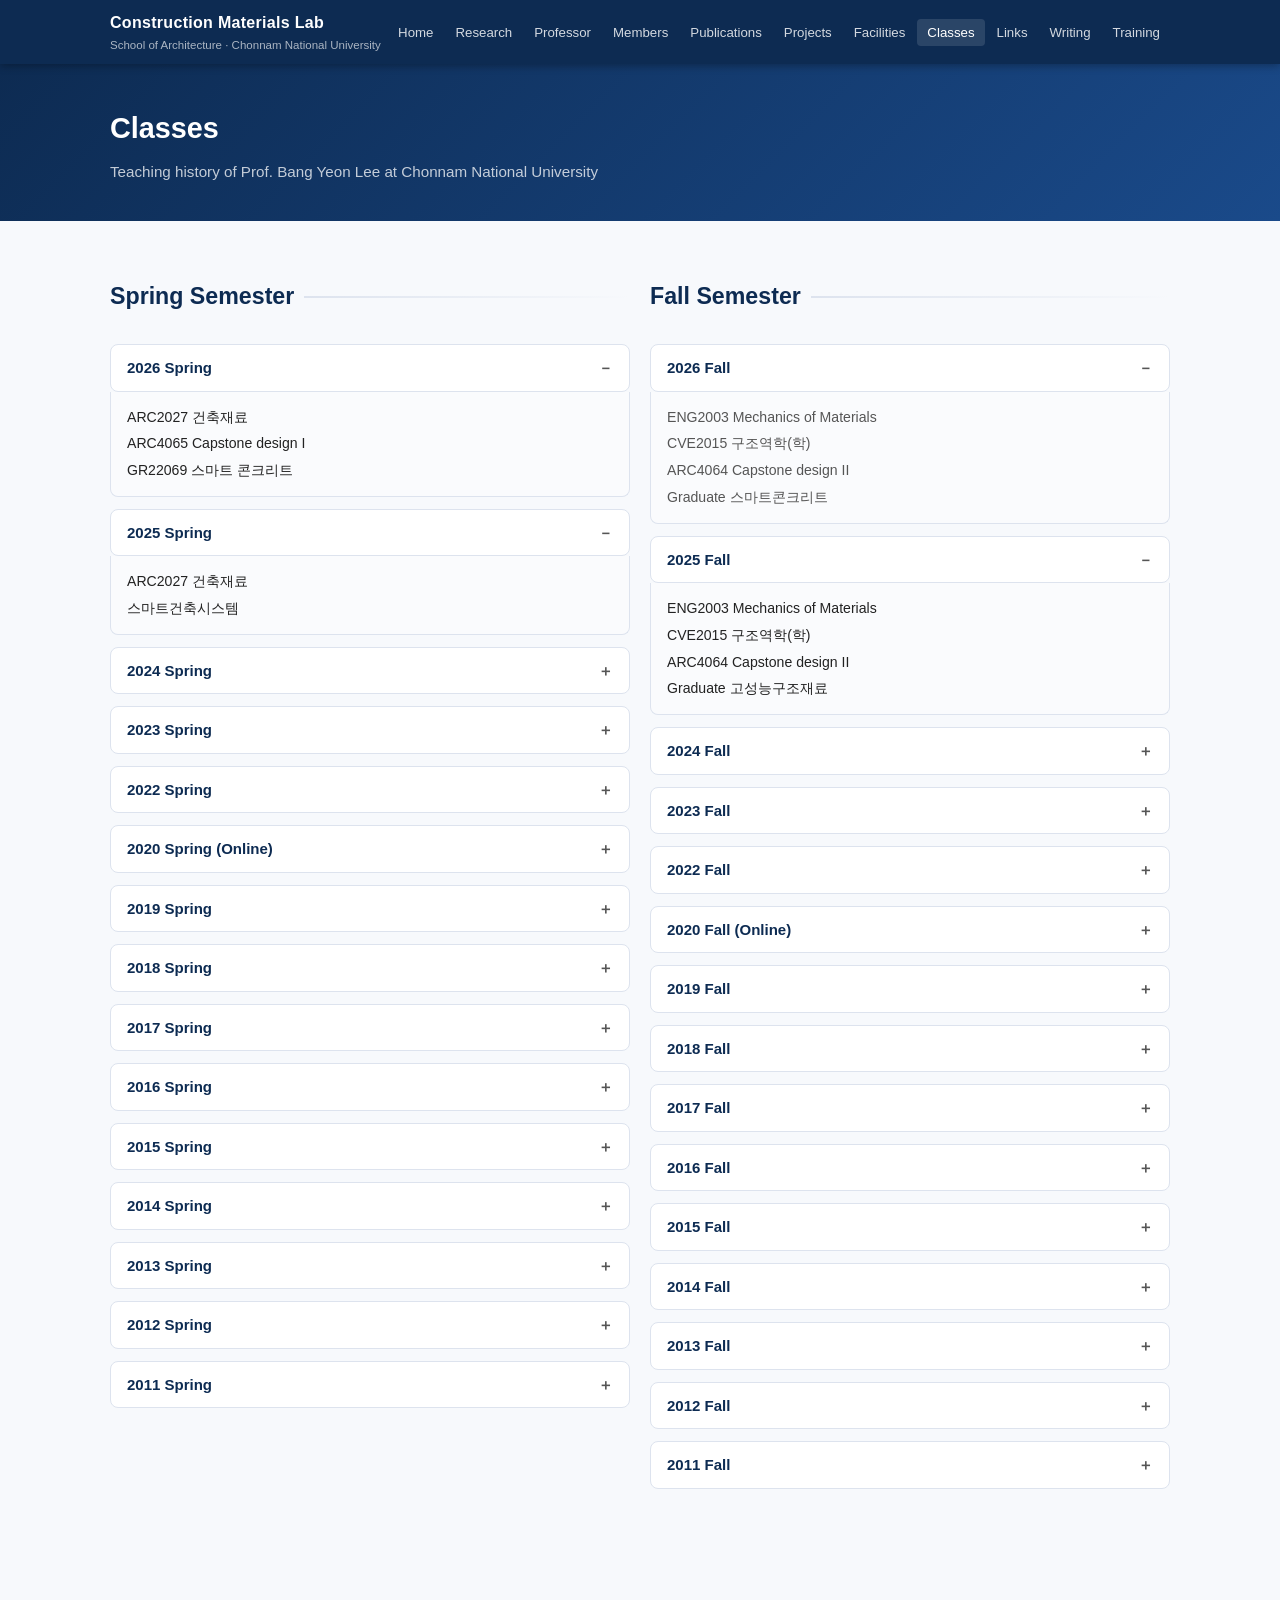
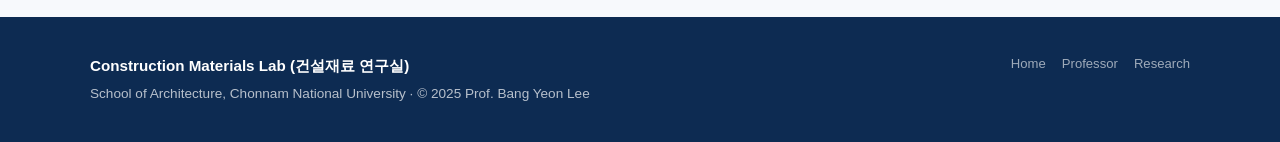
<file: classes.html>
<!DOCTYPE html>
<html lang="en">
<head>
  <meta charset="UTF-8">
  <meta name="viewport" content="width=device-width, initial-scale=1.0">
  <title>Classes — Construction Materials Lab</title>
  <link rel="stylesheet" href="css/style.css">
  <style>
    .semester-block { margin-bottom: 12px; }
    .semester-block summary {
      font-weight: 600;
      color: var(--blue-dark);
      cursor: pointer;
      padding: 10px 16px;
      background: var(--white);
      border: 1px solid var(--border);
      border-radius: var(--radius);
      list-style: none;
      display: flex;
      justify-content: space-between;
      align-items: center;
      user-select: none;
    }
    .semester-block summary::-webkit-details-marker { display: none; }
    .semester-block summary::after { content: '＋'; color: var(--text-muted); }
    .semester-block[open] summary::after { content: '－'; }
    .semester-block .sem-body {
      padding: 12px 16px;
      background: #fafbfd;
      border: 1px solid var(--border);
      border-top: none;
      border-radius: 0 0 var(--radius) var(--radius);
      font-size: 0.88rem;
      line-height: 1.9;
    }
    .two-col { display: grid; grid-template-columns: 1fr 1fr; gap: 20px; }
    @media(max-width:600px) { .two-col { grid-template-columns: 1fr; } }
  </style>
</head>
<body>

<header>
  <div class="header-inner">
    <a href="index.html" class="logo">
      <div class="logo-text">
        <span class="site-name">Construction Materials Lab</span>
        <span class="site-sub">School of Architecture · Chonnam National University</span>
      </div>
    </a>
    <button class="nav-toggle" aria-label="Menu"><span></span><span></span><span></span></button>
    <nav><ul>
      <li><a href="index.html">Home</a></li>
      <li><a href="research.html">Research</a></li>
      <li><a href="professor.html">Professor</a></li>
      <li><a href="members.html">Members</a></li>
      <li><a href="publications.html">Publications</a></li>
      <li><a href="projects.html">Projects</a></li>
      <li><a href="facilities.html">Facilities</a></li>
      <li><a href="classes.html">Classes</a></li>
      <li><a href="links.html">Links</a></li>
      <li><a href="writing.html">Writing</a></li>
      <li><a href="training.html">Training</a></li>
    </ul></nav>
  </div>
</header>

<div class="page-header">
  <div class="container">
    <h1>Classes</h1>
    <p>Teaching history of Prof. Bang Yeon Lee at Chonnam National University</p>
  </div>
</div>

<main>
<section class="section">
<div class="container">

  <div class="two-col">

    <!-- Spring -->
    <div>
      <h2 class="section-title">Spring Semester</h2>

      <details class="semester-block" open>
        <summary>2026 Spring</summary>
        <div class="sem-body">
          ARC2027 건축재료<br>
          ARC4065 Capstone design I<br>
          GR22069 스마트 콘크리트
        </div>
      </details>

      <details class="semester-block" open>
        <summary>2025 Spring</summary>
        <div class="sem-body">
          ARC2027 건축재료<br>
          스마트건축시스템
        </div>
      </details>

      <details class="semester-block">
        <summary>2024 Spring</summary>
        <div class="sem-body">
          CLT0771-5 진로설계와 자기이해<br>
          ARC2027 건축재료<br>
          IAR5822 Graduate(산업) 고급건설재료<br>
          GR21999 Graduate 연구지도1
        </div>
      </details>

      <details class="semester-block">
        <summary>2023 Spring</summary>
        <div class="sem-body">
          CLT0771-5 진로설계와 자기이해<br>
          ARC2027 건축재료<br>
          ARC4065 Capstone design I
        </div>
      </details>

      <details class="semester-block">
        <summary>2022 Spring</summary>
        <div class="sem-body">
          ARC2027 건축재료<br>
          AGE2002 정역학<br>
          GR22069 스마트 콘크리트<br>
          GR21999 Graduate 연구지도1
        </div>
      </details>

      <details class="semester-block">
        <summary>2020 Spring (Online)</summary>
        <div class="sem-body">
          ARC2027-1 건축재료 (Online)<br>
          ARC3040-1 철근콘크리트구조설계 1 (in English B) (Online)<br>
          ARC4065 Capstone design I (Online)<br>
          연구지도
        </div>
      </details>

      <details class="semester-block">
        <summary>2019 Spring</summary>
        <div class="sem-body">
          ARC2027 건축재료<br>
          ARC4065 Capstone design I<br>
          GR Graduate (in English B)
        </div>
      </details>

      <details class="semester-block">
        <summary>2018 Spring</summary>
        <div class="sem-body">
          ARC2027 건축재료<br>
          AGE2002 정역학<br>
          ARC4065 Capstone design I<br>
          GR18386 Graduate 에너지법 (in English B)<br>
          GR21999 Graduate 연구지도1
        </div>
      </details>

      <details class="semester-block">
        <summary>2017 Spring</summary>
        <div class="sem-body">
          ARC2027-1 건축재료<br>
          ARC3040-1 철근콘크리트구조설계 1 (in English B)<br>
          ARC4065 Capstone design I<br>
          IAR5822 Graduate(산업) 고급건설재료
        </div>
      </details>

      <details class="semester-block">
        <summary>2016 Spring</summary>
        <div class="sem-body">
          ARC2027-1 건축재료<br>
          ARC3040-1 철근콘크리트구조설계 1 (in English B)<br>
          GR19617 Graduate 고급건설재료특론
        </div>
      </details>

      <details class="semester-block">
        <summary>2015 Spring</summary>
        <div class="sem-body">
          ARC2027-1 건축재료<br>
          ARC3040-1 철근콘크리트구조설계 1 (in English B)<br>
          GR19617 Graduate 건설재료공학특론
        </div>
      </details>

      <details class="semester-block">
        <summary>2014 Spring</summary>
        <div class="sem-body">
          ARC2027-1 건축재료<br>
          ENG1003-2 공학수학 1 (in English B)<br>
          GR19618 Graduate 고급건설재료특론
        </div>
      </details>

      <details class="semester-block">
        <summary>2013 Spring</summary>
        <div class="sem-body">
          ARC2027-1 건축재료<br>
          ARC3040-1 철근콘크리트구조설계 1<br>
          ENG1003-2 공학수학 1
        </div>
      </details>

      <details class="semester-block">
        <summary>2012 Spring</summary>
        <div class="sem-body">
          ARC2027 건축재료<br>
          ARC2002 Structural Analysis 1 (in English A)<br>
          CLT0689 진로설계와자기이해<br>
          GR19617 Graduate 건설재료공학특론<br>
          IAR5822 Graduate(산업) 고급건설재료
        </div>
      </details>

      <details class="semester-block">
        <summary>2011 Spring</summary>
        <div class="sem-body">
          ARC2027 건축재료<br>
          ENG1003 공학수학 1
        </div>
      </details>
    </div>

    <!-- Fall -->
    <div>
      <h2 class="section-title">Fall Semester</h2>

      <details class="semester-block" open>
        <summary>2026 Fall</summary>
        <div class="sem-body text-muted">
          ENG2003 Mechanics of Materials<br>
          CVE2015 구조역학(학)<br>
          ARC4064 Capstone design II<br>
          Graduate 스마트콘크리트         
        </div>
      </details>

      <details class="semester-block" open>
        <summary>2025 Fall</summary>
        <div class="sem-body">
          ENG2003 Mechanics of Materials<br>
          CVE2015 구조역학(학)<br>
          ARC4064 Capstone design II<br>
          Graduate 고성능구조재료
        </div>
      </details>

      <details class="semester-block">
        <summary>2024 Fall</summary>
        <div class="sem-body">
          ENG2003 Mechanics of Materials (in English B)<br>
          CVE2015 구조역학(학) (in English B)<br>
          GR22069 스마트 콘크리트<br>
          GR23468 건설재료특론
        </div>
      </details>

      <details class="semester-block">
        <summary>2023 Fall</summary>
        <div class="sem-body">
          ENG2003 Mechanics of Materials (in English B)<br>
          Graduate 고성능구조재료
        </div>
      </details>

      <details class="semester-block">
        <summary>2022 Fall</summary>
        <div class="sem-body">
          ENG2003 Mechanics of Materials (in English B)<br>
          ARC4064 Capstone design II
        </div>
      </details>

      <details class="semester-block">
        <summary>2020 Fall (Online)</summary>
        <div class="sem-body">
          ENG2003 Mechanics of Materials (in English B) (Online)<br>
          ARC3033 구조시스템 (in English B) (Online)<br>
          IAR5822 Graduate(산업) 고급건설재료 (Online)
        </div>
      </details>

      <details class="semester-block">
        <summary>2019 Fall</summary>
        <div class="sem-body">
          ENG2003 Mechanics of Materials (in English A)<br>
          ARC3010 건축재료실험<br>
          CVE2015 구조역학(학) (in English B)<br>
          ARC4064 Capstone design II
        </div>
      </details>

      <details class="semester-block">
        <summary>2018 Fall</summary>
        <div class="sem-body">
          ENG2003 Mechanics of Materials (in English A)<br>
          ARC3033 구조시스템 (in English B)<br>
          ARC4064 Capstone design II<br>
          GR22000-9 연구지도2
        </div>
      </details>

      <details class="semester-block">
        <summary>2017 Fall</summary>
        <div class="sem-body">
          ENG2003 Mechanics of Materials (in English A)<br>
          ARC3010 건축재료실험<br>
          ARC4064 Capstone design II<br>
          GR19618 Graduate 건설재료공학특론
        </div>
      </details>

      <details class="semester-block">
        <summary>2016 Fall</summary>
        <div class="sem-body">
          ENG2003 Mechanics of Materials (in English A)<br>
          ARC3010 건축재료실험<br>
          CVE2015 구조역학(학) (in English B)<br>
          Graduate 스마트 콘크리트
        </div>
      </details>

      <details class="semester-block">
        <summary>2015 Fall</summary>
        <div class="sem-body">
          공학수학 2<br>
          ENG2003 Mechanics of Materials (in English A)<br>
          ARC3010 건축재료실험<br>
          CVE2015 구조역학(학) (in English B)
        </div>
      </details>

      <details class="semester-block">
        <summary>2014 Fall</summary>
        <div class="sem-body">
          ARC1013 건축구조학<br>
          ENG2003 Mechanics of Materials (in English A)<br>
          ARC3010 건축재료실험<br>
          CVE2015 구조역학(학) (in English B)
        </div>
      </details>

      <details class="semester-block">
        <summary>2013 Fall</summary>
        <div class="sem-body">
          ARC1013 건축구조학<br>
          ENG2003 Mechanics of Materials (in English A)<br>
          ARC3010 건축재료실험<br>
          CVE2015 구조역학(학) (in English B)
        </div>
      </details>

      <details class="semester-block">
        <summary>2012 Fall</summary>
        <div class="sem-body">
          ARC1013 건축구조학<br>
          ENG2003 Mechanics of Materials (in English A)<br>
          ARC3010 건축재료실험<br>
          GR18386 Graduate 에너지법
        </div>
      </details>

      <details class="semester-block">
        <summary>2011 Fall</summary>
        <div class="sem-body">
          ARC1013 건축구조학<br>
          ENG2003 Mechanics of Materials (in English A)<br>
          ARC3010 건축재료실험<br>
          GR19618 Graduate 고급건설재료특론
        </div>
      </details>
    </div>

  </div>
</div>
</section>
</main>

<footer>
  <div class="footer-inner">
    <div class="footer-brand">
      <strong>Construction Materials Lab (건설재료 연구실)</strong>
      School of Architecture, Chonnam National University · © 2025 Prof. Bang Yeon Lee
    </div>
    <div class="footer-links">
      <a href="index.html">Home</a>
      <a href="professor.html">Professor</a>
      <a href="research.html">Research</a>
    </div>
  </div>
</footer>

<script src="js/nav.js"></script>
</body>
</html>
</file>
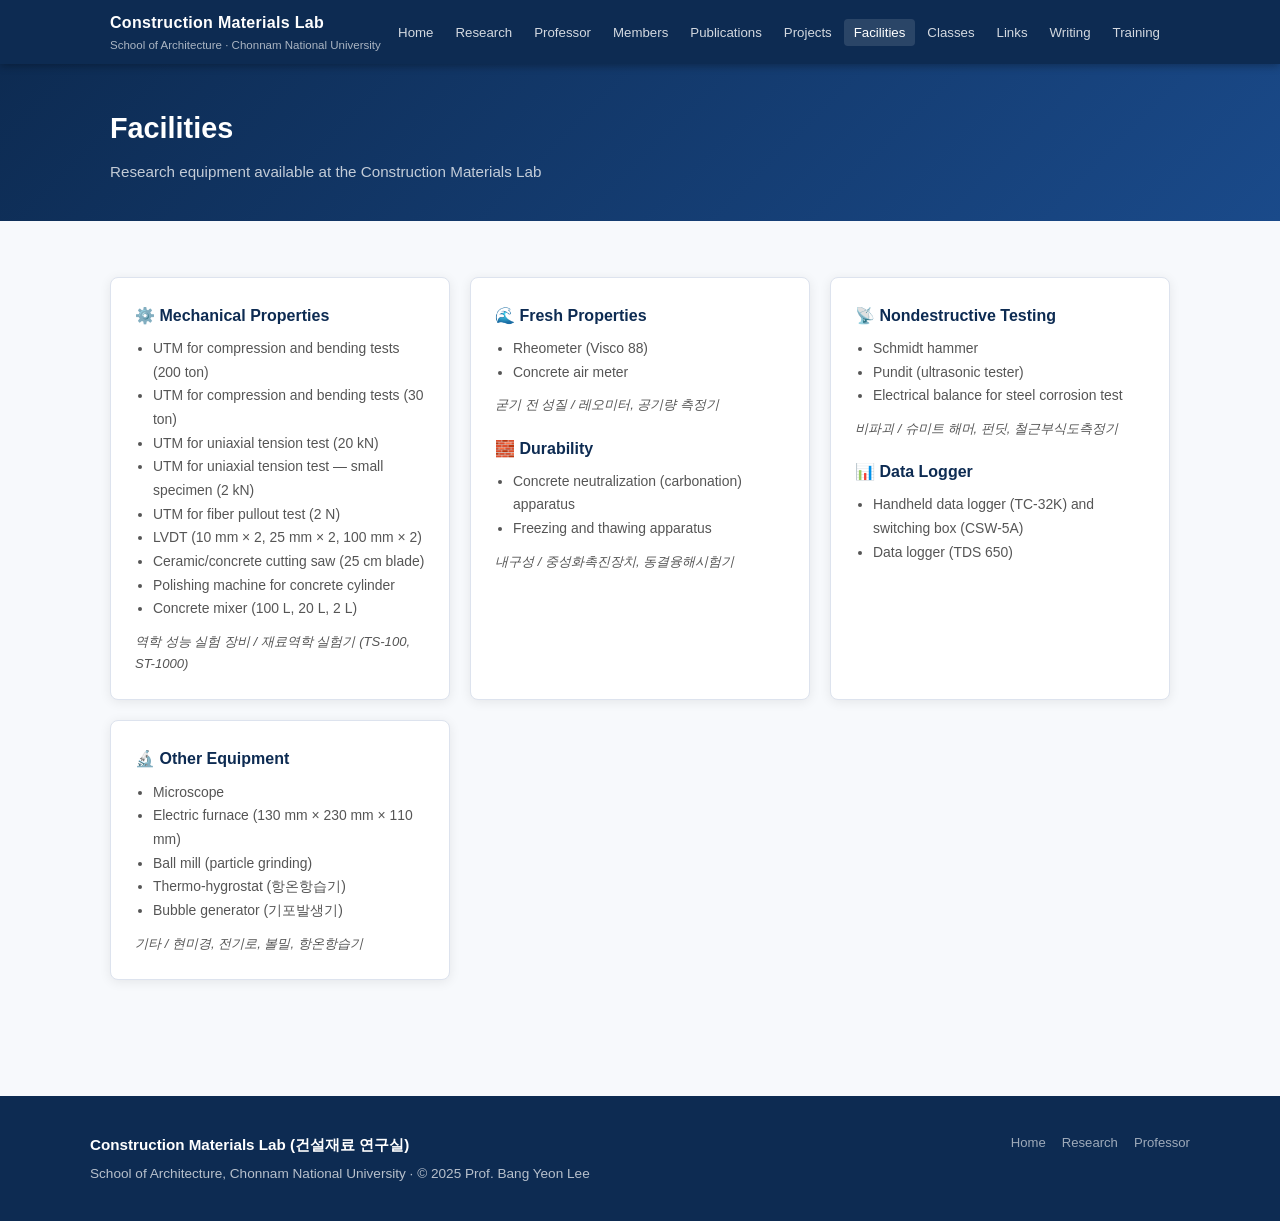
<file: facilities.html>
<!DOCTYPE html>
<html lang="en">
<head>
  <meta charset="UTF-8">
  <meta name="viewport" content="width=device-width, initial-scale=1.0">
  <title>Facilities — Construction Materials Lab</title>
  <link rel="stylesheet" href="css/style.css">
</head>
<body>

<header>
  <div class="header-inner">
    <a href="index.html" class="logo">
      <div class="logo-text">
        <span class="site-name">Construction Materials Lab</span>
        <span class="site-sub">School of Architecture · Chonnam National University</span>
      </div>
    </a>
    <button class="nav-toggle" aria-label="Menu"><span></span><span></span><span></span></button>
    <nav><ul>
      <li><a href="index.html">Home</a></li>
      <li><a href="research.html">Research</a></li>
      <li><a href="professor.html">Professor</a></li>
      <li><a href="members.html">Members</a></li>
      <li><a href="publications.html">Publications</a></li>
      <li><a href="projects.html">Projects</a></li>
      <li><a href="facilities.html">Facilities</a></li>
      <li><a href="classes.html">Classes</a></li>
      <li><a href="links.html">Links</a></li>
      <li><a href="writing.html">Writing</a></li>
      <li><a href="training.html">Training</a></li>
    </ul></nav>
  </div>
</header>

<div class="page-header">
  <div class="container">
    <h1>Facilities</h1>
    <p>Research equipment available at the Construction Materials Lab</p>
  </div>
</div>

<main>
<section class="section">
<div class="container">

  <div class="card-grid">

    <div class="card">
      <h3>⚙️ Mechanical Properties</h3>
      <ul style="font-size:0.87rem; color:var(--text-muted); padding-left:18px; margin-top:8px">
        <li>UTM for compression and bending tests (200 ton)</li>
        <li>UTM for compression and bending tests (30 ton)</li>
        <li>UTM for uniaxial tension test (20 kN)</li>
        <li>UTM for uniaxial tension test — small specimen (2 kN)</li>
        <li>UTM for fiber pullout test (2 N)</li>
        <li>LVDT (10 mm × 2, 25 mm × 2, 100 mm × 2)</li>
        <li>Ceramic/concrete cutting saw (25 cm blade)</li>
        <li>Polishing machine for concrete cylinder</li>
        <li>Concrete mixer (100 L, 20 L, 2 L)</li>
      </ul>
      <p style="font-size:0.82rem; color:var(--text-muted); margin-top:10px; font-style:italic">역학 성능 실험 장비 / 재료역학 실험기 (TS-100, ST-1000)</p>
    </div>

    <div class="card">
      <h3>🌊 Fresh Properties</h3>
      <ul style="font-size:0.87rem; color:var(--text-muted); padding-left:18px; margin-top:8px">
        <li>Rheometer (Visco 88)</li>
        <li>Concrete air meter</li>
      </ul>
      <p style="font-size:0.82rem; color:var(--text-muted); margin-top:10px; font-style:italic">굳기 전 성질 / 레오미터, 공기량 측정기</p>

      <h3 style="margin-top:18px">🧱 Durability</h3>
      <ul style="font-size:0.87rem; color:var(--text-muted); padding-left:18px; margin-top:8px">
        <li>Concrete neutralization (carbonation) apparatus</li>
        <li>Freezing and thawing apparatus</li>
      </ul>
      <p style="font-size:0.82rem; color:var(--text-muted); margin-top:10px; font-style:italic">내구성 / 중성화촉진장치, 동결융해시험기</p>
    </div>

    <div class="card">
      <h3>📡 Nondestructive Testing</h3>
      <ul style="font-size:0.87rem; color:var(--text-muted); padding-left:18px; margin-top:8px">
        <li>Schmidt hammer</li>
        <li>Pundit (ultrasonic tester)</li>
        <li>Electrical balance for steel corrosion test</li>
      </ul>
      <p style="font-size:0.82rem; color:var(--text-muted); margin-top:10px; font-style:italic">비파괴 / 슈미트 해머, 펀딧, 철근부식도측정기</p>

      <h3 style="margin-top:18px">📊 Data Logger</h3>
      <ul style="font-size:0.87rem; color:var(--text-muted); padding-left:18px; margin-top:8px">
        <li>Handheld data logger (TC-32K) and switching box (CSW-5A)</li>
        <li>Data logger (TDS 650)</li>
      </ul>
    </div>

    <div class="card">
      <h3>🔬 Other Equipment</h3>
      <ul style="font-size:0.87rem; color:var(--text-muted); padding-left:18px; margin-top:8px">
        <li>Microscope</li>
        <li>Electric furnace (130 mm × 230 mm × 110 mm)</li>
        <li>Ball mill (particle grinding)</li>
        <li>Thermo-hygrostat (항온항습기)</li>
        <li>Bubble generator (기포발생기)</li>
      </ul>
      <p style="font-size:0.82rem; color:var(--text-muted); margin-top:10px; font-style:italic">기타 / 현미경, 전기로, 볼밀, 항온항습기</p>
    </div>

  </div>

</div>
</section>
</main>

<footer>
  <div class="footer-inner">
    <div class="footer-brand">
      <strong>Construction Materials Lab (건설재료 연구실)</strong>
      School of Architecture, Chonnam National University · © 2025 Prof. Bang Yeon Lee
    </div>
    <div class="footer-links">
      <a href="index.html">Home</a>
      <a href="research.html">Research</a>
      <a href="professor.html">Professor</a>
    </div>
  </div>
</footer>

<script src="js/nav.js"></script>
</body>
</html>
</file>
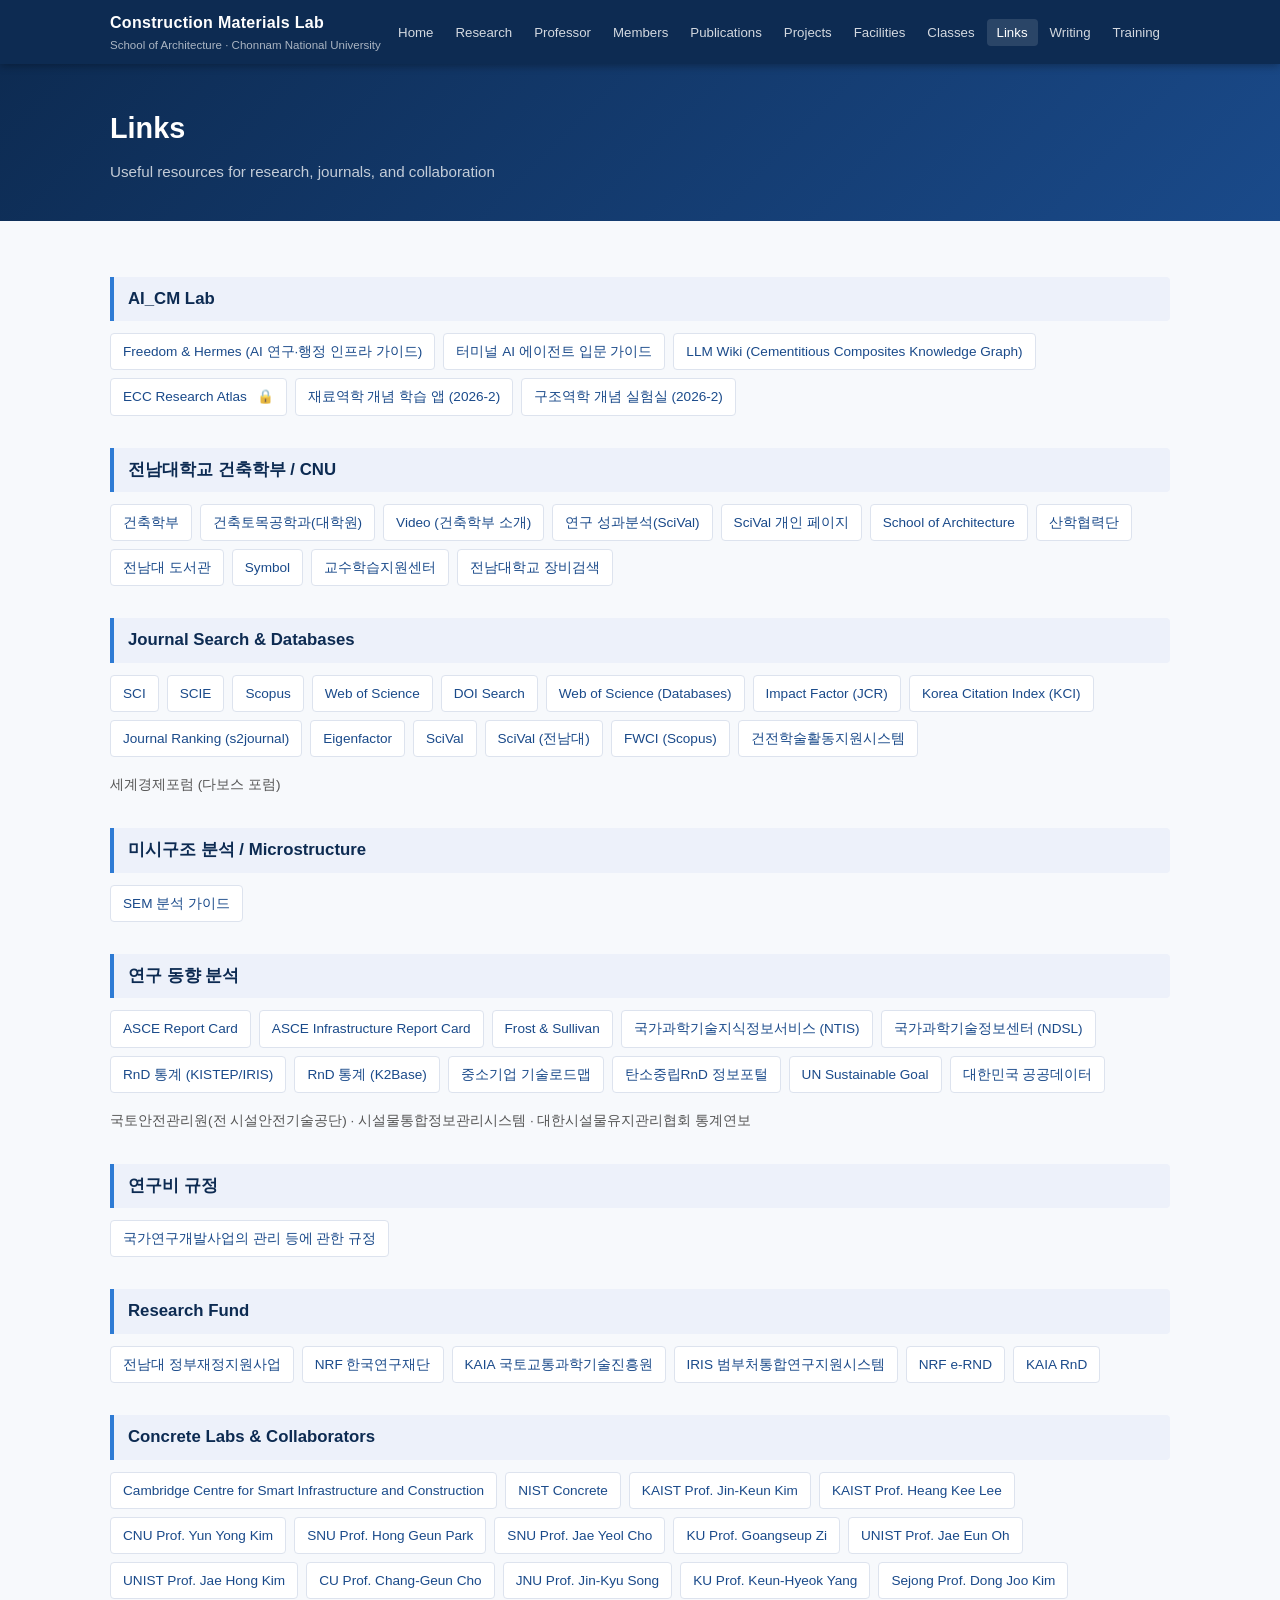
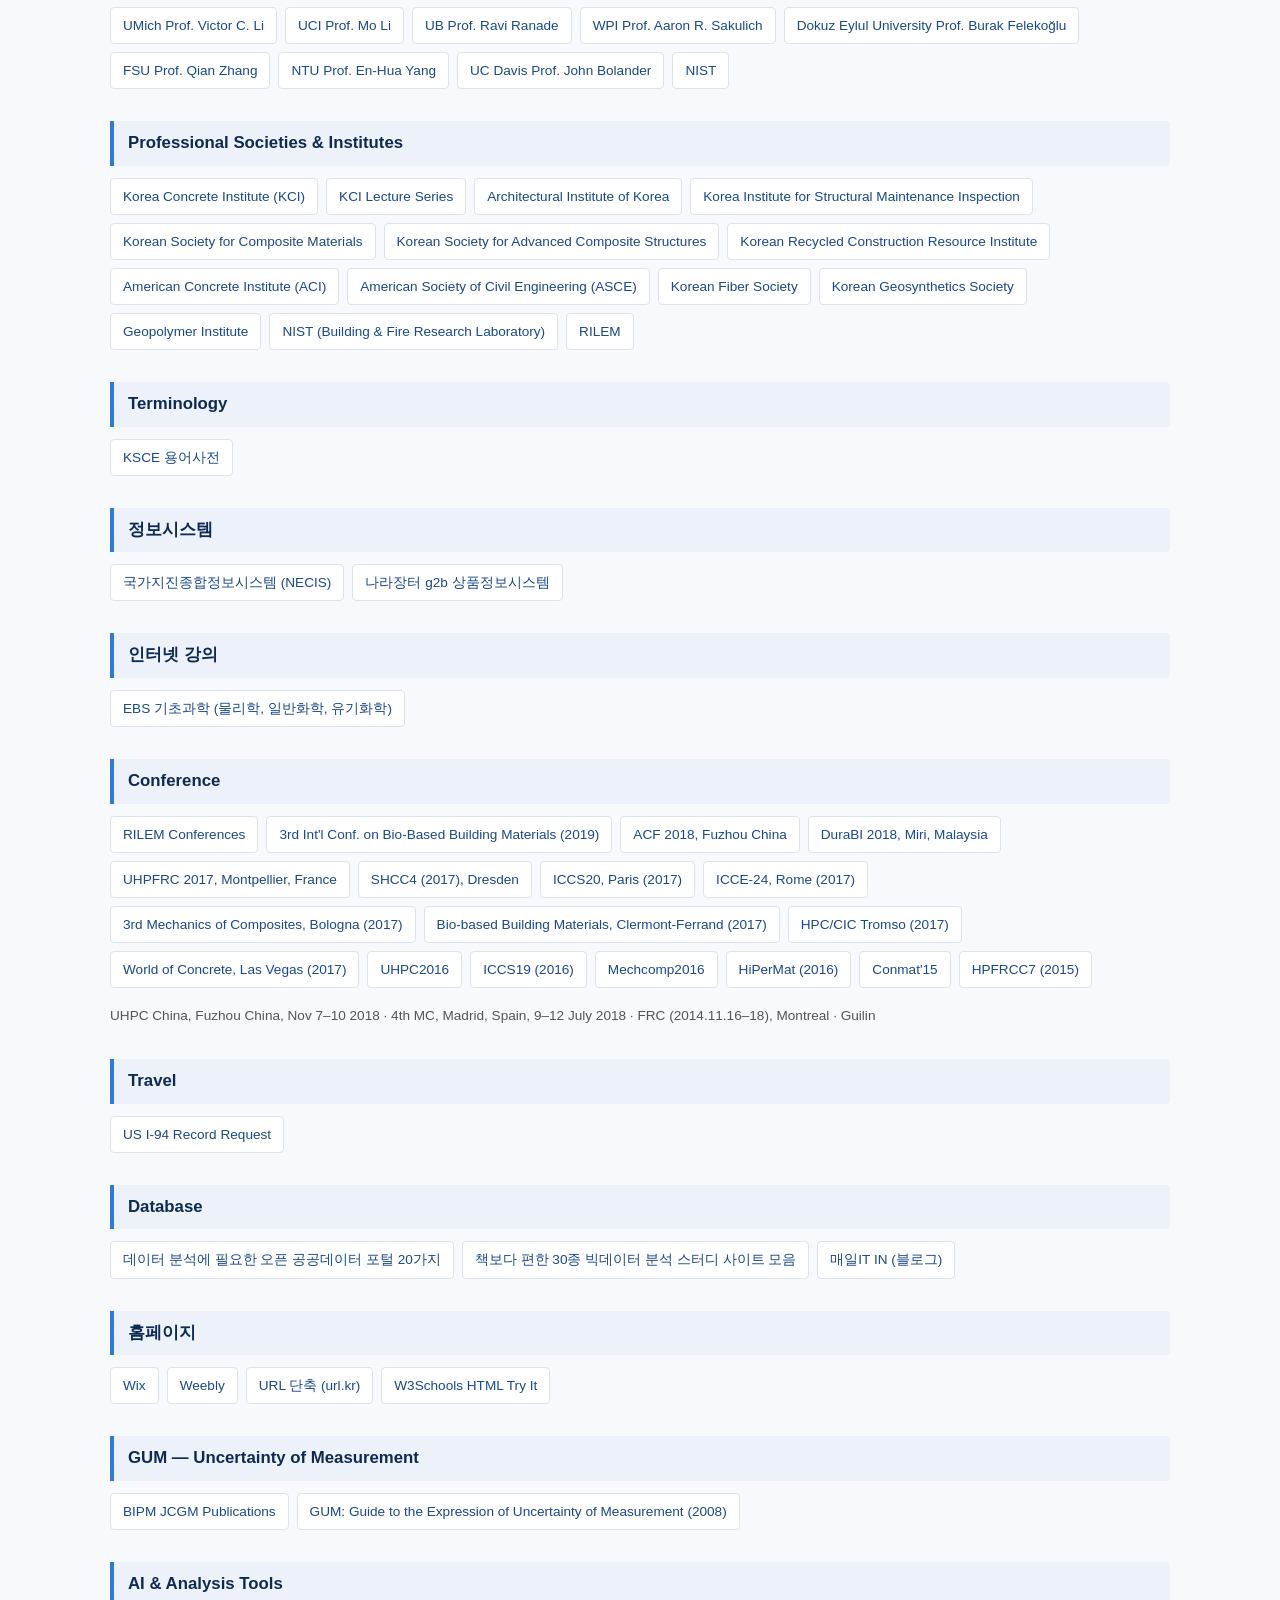
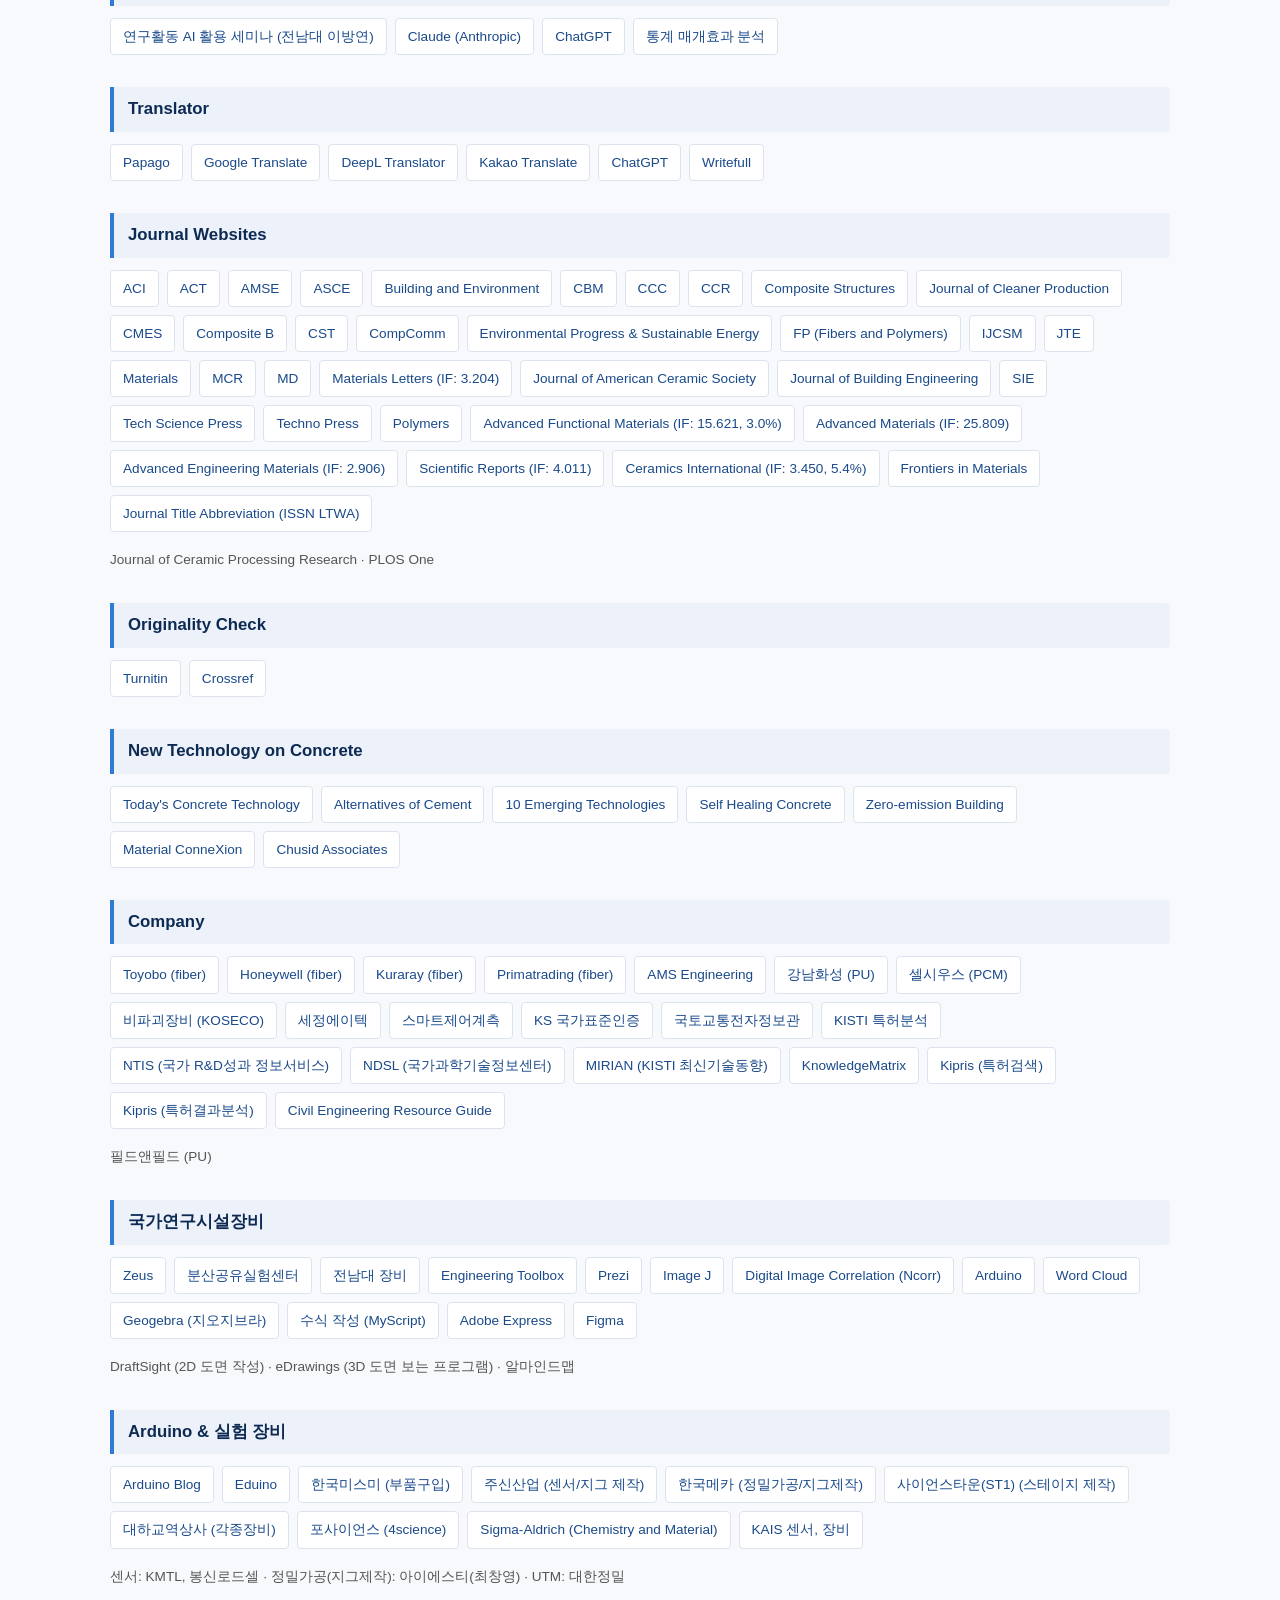
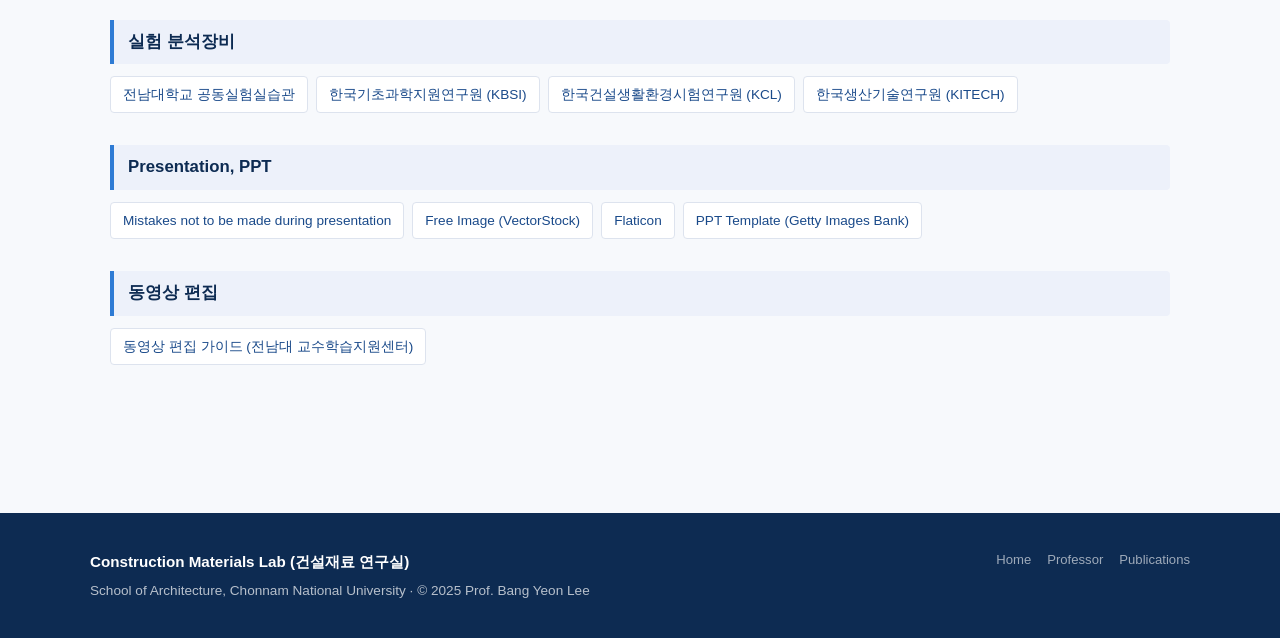
<file: links.html>
<!DOCTYPE html>
<html lang="en">
<head>
  <meta charset="UTF-8">
  <meta name="viewport" content="width=device-width, initial-scale=1.0">
  <title>Links — Construction Materials Lab</title>
  <link rel="stylesheet" href="css/style.css">
</head>
<body>

<header>
  <div class="header-inner">
    <a href="index.html" class="logo">
      <div class="logo-text">
        <span class="site-name">Construction Materials Lab</span>
        <span class="site-sub">School of Architecture · Chonnam National University</span>
      </div>
    </a>
    <button class="nav-toggle" aria-label="Menu"><span></span><span></span><span></span></button>
    <nav><ul>
      <li><a href="index.html">Home</a></li>
      <li><a href="research.html">Research</a></li>
      <li><a href="professor.html">Professor</a></li>
      <li><a href="members.html">Members</a></li>
      <li><a href="publications.html">Publications</a></li>
      <li><a href="projects.html">Projects</a></li>
      <li><a href="facilities.html">Facilities</a></li>
      <li><a href="classes.html">Classes</a></li>
      <li><a href="links.html">Links</a></li>
      <li><a href="writing.html">Writing</a></li>
      <li><a href="training.html">Training</a></li>
    </ul></nav>
  </div>
</header>

<div class="page-header">
  <div class="container">
    <h1>Links</h1>
    <p>Useful resources for research, journals, and collaboration</p>
  </div>
</div>

<main>
<section class="section">
<div class="container">

  <!-- AI_CM Lab -->
  <div class="links-category">
    <h2>AI_CM Lab</h2>
    <div class="links-grid">
      <a href="https://ekvm80.github.io/freedom/" class="link-pill" target="_blank" rel="noopener">Freedom &amp; Hermes (AI 연구·행정 인프라 가이드)</a>
      <a href="https://ekvm80.github.io/cli/" class="link-pill" target="_blank" rel="noopener">터미널 AI 에이전트 입문 가이드</a>
      <a href="https://ekvm80.github.io/llm-wiki-en/" class="link-pill" target="_blank" rel="noopener">LLM Wiki (Cementitious Composites Knowledge Graph)</a>
      <a href="https://ekvm80.github.io/ecc-research-atlas/" class="link-pill" target="_blank" rel="noopener"
         data-pin-gate
         data-pin-label="ECC Research Atlas"
         data-pin-hash="0e1a3aec7fd93fa52fea73290fec50e6cf62fb1fa6d03b9ebc0a0a3272232339">ECC Research Atlas <span class="pin-lock" aria-hidden="true">&#128274;</span></a>
      <a href="https://ekvm80.github.io/2026f-mechanics/" class="link-pill" target="_blank" rel="noopener">재료역학 개념 학습 앱 (2026-2)</a>
      <a href="https://ekvm80.github.io/2026f-structural/" class="link-pill" target="_blank" rel="noopener">구조역학 개념 실험실 (2026-2)</a>
    </div>
  </div>

  <!-- CNU -->
  <div class="links-category">
    <h2>전남대학교 건축학부 / CNU</h2>
    <div class="links-grid">
      <a href="https://archi.jnu.ac.kr/archi/index.do" class="link-pill" target="_blank" rel="noopener">건축학부</a>
      <a href="https://sites.google.com/view/graduate-ace/" class="link-pill" target="_blank" rel="noopener">건축토목공학과(대학원)</a>
      <a href="https://www.youtube.com/watch?v=05iJK4Ug4rU" class="link-pill" target="_blank" rel="noopener">Video (건축학부 소개)</a>
      <a href="https://sanhak.jnu.ac.kr/sanhak/20674/subview.do" class="link-pill" target="_blank" rel="noopener">연구 성과분석(SciVal)</a>
      <a href="https://www.scival.com/overview/publications/summary?uri=Customer/209008/Researcher/17690738" class="link-pill" target="_blank" rel="noopener">SciVal 개인 페이지</a>
      <a href="http://altair.chonnam.ac.kr/~archi/" class="link-pill" target="_blank" rel="noopener">School of Architecture</a>
      <a href="http://iecc.chonnam.ac.kr/new/01intro/intro_rsc_section_chief.html" class="link-pill" target="_blank" rel="noopener">산학협력단</a>
      <a href="http://lib.jnu.ac.kr" class="link-pill" target="_blank" rel="noopener">전남대 도서관</a>
      <a href="http://jnu.ac.kr/MainIntro/Symbol/jnuUI.aspx" class="link-pill" target="_blank" rel="noopener">Symbol</a>
      <a href="http://ctl.jnu.ac.kr/" class="link-pill" target="_blank" rel="noopener">교수학습지원센터</a>
      <a href="http://rechinfo.jnu.ac.kr/" class="link-pill" target="_blank" rel="noopener">전남대학교 장비검색</a>
    </div>
  </div>

  <!-- Journal Search -->
  <div class="links-category">
    <h2>Journal Search &amp; Databases</h2>
    <div class="links-grid">
      <a href="http://science.thomsonreuters.com/cgi-bin/jrnlst/jloptions.cgi?PC=K" class="link-pill" target="_blank" rel="noopener">SCI</a>
      <a href="http://science.thomsonreuters.com/cgi-bin/jrnlst/jloptions.cgi?PC=D" class="link-pill" target="_blank" rel="noopener">SCIE</a>
      <a href="https://www.scopus.com/home.url" class="link-pill" target="_blank" rel="noopener">Scopus</a>
      <a href="http://apps.webofknowledge.com/WOS_GeneralSearch_input.do?SID=Z1Mxw2sXDB5mlITgfyl&product=WOS&search_mode=GeneralSearch&PointOfEntry=home" class="link-pill" target="_blank" rel="noopener">Web of Science</a>
      <a href="https://dx.doi.org/" class="link-pill" target="_blank" rel="noopener">DOI Search</a>
      <a href="http://apps.webofknowledge.com/select_databases.do?highlighted_tab=select_databases&product=UA" class="link-pill" target="_blank" rel="noopener">Web of Science (Databases)</a>
      <a href="http://admin-apps.webofknowledge.com/JCR/JCR?PointOfEntry=Home" class="link-pill" target="_blank" rel="noopener">Impact Factor (JCR)</a>
      <a href="https://www.kci.go.kr/" class="link-pill" target="_blank" rel="noopener">Korea Citation Index (KCI)</a>
      <a href="http://s2journal.bwise.kr/jcr/jcrCategoryRankingPage.do" class="link-pill" target="_blank" rel="noopener">Journal Ranking (s2journal)</a>
      <a href="http://www.eigenfactor.org/index.php" class="link-pill" target="_blank" rel="noopener">Eigenfactor</a>
      <a href="https://www.scival.com/" class="link-pill" target="_blank" rel="noopener">SciVal</a>
      <a href="https://www.jnu.ac.kr/research/scival" class="link-pill" target="_blank" rel="noopener">SciVal (전남대)</a>
      <a href="https://www.scopus.com/pages/home?display=basic&zone=header&origin=#basic" class="link-pill" target="_blank" rel="noopener">FWCI (Scopus)</a>
      <a href="https://safe.koar.kr/" class="link-pill" target="_blank" rel="noopener">건전학술활동지원시스템</a>
    </div>
    <p class="text-sm text-muted mt-2">세계경제포럼 (다보스 포럼)</p>
  </div>

  <!-- Microstructure -->
  <div class="links-category">
    <h2>미시구조 분석 / Microstructure</h2>
    <div class="links-grid">
      <a href="https://allgo77.tistory.com/21" class="link-pill" target="_blank" rel="noopener">SEM 분석 가이드</a>
    </div>
  </div>

  <!-- Research Trend Analysis -->
  <div class="links-category">
    <h2>연구 동향 분석</h2>
    <div class="links-grid">
      <a href="https://infrastructurereportcard.org/" class="link-pill" target="_blank" rel="noopener">ASCE Report Card</a>
      <a href="https://www.asce.org/topics/report-card-for-americas-infrastructure" class="link-pill" target="_blank" rel="noopener">ASCE Infrastructure Report Card</a>
      <a href="http://ww2.frost.com" class="link-pill" target="_blank" rel="noopener">Frost &amp; Sullivan</a>
      <a href="https://www.ntis.go.kr/ThMain.do" class="link-pill" target="_blank" rel="noopener">국가과학기술지식정보서비스 (NTIS)</a>
      <a href="http://www.ndsl.kr/index.do" class="link-pill" target="_blank" rel="noopener">국가과학기술정보센터 (NDSL)</a>
      <a href="https://www.iris.go.kr/contents/retrieveRndPlcyDataView.do" class="link-pill" target="_blank" rel="noopener">RnD 통계 (KISTEP/IRIS)</a>
      <a href="https://www.k2base.re.kr/sts/statsMenuListC.do" class="link-pill" target="_blank" rel="noopener">RnD 통계 (K2Base)</a>
      <a href="http://smroadmap.smtech.go.kr/" class="link-pill" target="_blank" rel="noopener">중소기업 기술로드맵</a>
      <a href="https://itech.keit.re.kr/netzero_tech" class="link-pill" target="_blank" rel="noopener">탄소중립RnD 정보포털</a>
      <a href="https://www.epfl.ch/labs/lms/un-goals/" class="link-pill" target="_blank" rel="noopener">UN Sustainable Goal</a>
      <a href="https://www.data.go.kr/" class="link-pill" target="_blank" rel="noopener">대한민국 공공데이터</a>
    </div>
    <p class="text-sm text-muted mt-2">국토안전관리원(전 시설안전기술공단) · 시설물통합정보관리시스템 · 대한시설물유지관리협회 통계연보</p>
  </div>

  <!-- Research Fund Regulations -->
  <div class="links-category">
    <h2>연구비 규정</h2>
    <div class="links-grid">
      <a href="http://www.law.go.kr/lsInfoP.do?lsiSeq=174402&efYd=20150824#0000" class="link-pill" target="_blank" rel="noopener">국가연구개발사업의 관리 등에 관한 규정</a>
    </div>
  </div>

  <!-- Research Funding -->
  <div class="links-category">
    <h2>Research Fund</h2>
    <div class="links-grid">
      <a href="http://gfs.jnu.ac.kr" class="link-pill" target="_blank" rel="noopener">전남대 정부재정지원사업</a>
      <a href="http://www.nrf.go.kr" class="link-pill" target="_blank" rel="noopener">NRF 한국연구재단</a>
      <a href="http://www.kaia.re.kr" class="link-pill" target="_blank" rel="noopener">KAIA 국토교통과학기술진흥원</a>
      <a href="https://www.iris.go.kr/" class="link-pill" target="_blank" rel="noopener">IRIS 범부처통합연구지원시스템</a>
      <a href="https://ernd.nrf.re.kr/" class="link-pill" target="_blank" rel="noopener">NRF e-RND</a>
      <a href="https://rnd.kaia.re.kr" class="link-pill" target="_blank" rel="noopener">KAIA RnD</a>
    </div>
  </div>

  <!-- Concrete Labs -->
  <div class="links-category">
    <h2>Concrete Labs &amp; Collaborators</h2>
    <div class="links-grid">
      <a href="https://www-smartinfrastructure.eng.cam.ac.uk/" class="link-pill" target="_blank" rel="noopener">Cambridge Centre for Smart Infrastructure and Construction</a>
      <a href="https://www.nist.gov/search?s=concrete" class="link-pill" target="_blank" rel="noopener">NIST Concrete</a>
      <a href="http://concrete.kaist.ac.kr" class="link-pill" target="_blank" rel="noopener">KAIST Prof. Jin-Keun Kim</a>
      <a href="http://samlab.kaist.ac.kr/" class="link-pill" target="_blank" rel="noopener">KAIST Prof. Heang Kee Lee</a>
      <a href="http://www.cnu.ac.kr/~yunkim/" class="link-pill" target="_blank" rel="noopener">CNU Prof. Yun Yong Kim</a>
      <a href="http://bssl.snu.ac.kr/" class="link-pill" target="_blank" rel="noopener">SNU Prof. Hong Geun Park</a>
      <a href="http://concrete.snu.ac.kr/" class="link-pill" target="_blank" rel="noopener">SNU Prof. Jae Yeol Cho</a>
      <a href="http://www.korea.ac.kr/~semlab/" class="link-pill" target="_blank" rel="noopener">KU Prof. Goangseup Zi</a>
      <a href="https://sites.google.com/site/nanoaims/" class="link-pill" target="_blank" rel="noopener">UNIST Prof. Jae Eun Oh</a>
      <a href="http://concrete.unist.ac.kr/" class="link-pill" target="_blank" rel="noopener">UNIST Prof. Jae Hong Kim</a>
      <a href="http://www.chosun.ac.kr/user/~chocg/" class="link-pill" target="_blank" rel="noopener">CU Prof. Chang-Geun Cho</a>
      <a href="http://altair.chonnam.ac.kr/~archi/" class="link-pill" target="_blank" rel="noopener">JNU Prof. Jin-Kyu Song</a>
      <a href="http://web.kyonggi.ac.kr/arengr/" class="link-pill" target="_blank" rel="noopener">KU Prof. Keun-Hyeok Yang</a>
      <a href="http://dasan.sejong.ac.kr/~djkim75/" class="link-pill" target="_blank" rel="noopener">Sejong Prof. Dong Joo Kim</a>
      <a href="http://ace-mrl.engin.umich.edu/" class="link-pill" target="_blank" rel="noopener">UMich Prof. Victor C. Li</a>
      <a href="http://engineering.uci.edu/users/mo-li" class="link-pill" target="_blank" rel="noopener">UCI Prof. Mo Li</a>
      <a href="http://engineering.buffalo.edu/civil-structural-environmental/people/faculty_directory/ravi-ranade.html" class="link-pill" target="_blank" rel="noopener">UB Prof. Ravi Ranade</a>
      <a href="https://www.wpi.edu/academics/facultydir/as5.html" class="link-pill" target="_blank" rel="noopener">WPI Prof. Aaron R. Sakulich</a>
      <a href="http://kisi.deu.edu.tr/burak.felekoglu/indexen.htm" class="link-pill" target="_blank" rel="noopener">Dokuz Eylul University Prof. Burak Felekoğlu</a>
      <a href="https://www.eng.famu.fsu.edu/cee/people/zhang" class="link-pill" target="_blank" rel="noopener">FSU Prof. Qian Zhang</a>
      <a href="http://www.ntu.edu.sg/home/ehyang/index.html" class="link-pill" target="_blank" rel="noopener">NTU Prof. En-Hua Yang</a>
      <a href="https://cee.engineering.ucdavis.edu/directory/john-bolander" class="link-pill" target="_blank" rel="noopener">UC Davis Prof. John Bolander</a>
      <a href="http://www.nist.gov/el/" class="link-pill" target="_blank" rel="noopener">NIST</a>
    </div>
  </div>

  <!-- Institutes -->
  <div class="links-category">
    <h2>Professional Societies &amp; Institutes</h2>
    <div class="links-grid">
      <a href="http://www.kci.or.kr" class="link-pill" target="_blank" rel="noopener">Korea Concrete Institute (KCI)</a>
      <a href="https://www.kci.or.kr/lectures/lecture_list.vm" class="link-pill" target="_blank" rel="noopener">KCI Lecture Series</a>
      <a href="http://www.aik.or.kr" class="link-pill" target="_blank" rel="noopener">Architectural Institute of Korea</a>
      <a href="http://www.ksmi.or.kr" class="link-pill" target="_blank" rel="noopener">Korea Institute for Structural Maintenance Inspection</a>
      <a href="http://www.kscm.re.kr" class="link-pill" target="_blank" rel="noopener">Korean Society for Composite Materials</a>
      <a href="http://www.kosacs.or.kr" class="link-pill" target="_blank" rel="noopener">Korean Society for Advanced Composite Structures</a>
      <a href="http://www.korec.org/" class="link-pill" target="_blank" rel="noopener">Korean Recycled Construction Resource Institute</a>
      <a href="http://www.concrete.org" class="link-pill" target="_blank" rel="noopener">American Concrete Institute (ACI)</a>
      <a href="http://www.asce.org" class="link-pill" target="_blank" rel="noopener">American Society of Civil Engineering (ASCE)</a>
      <a href="http://www.fiber.or.kr/" class="link-pill" target="_blank" rel="noopener">Korean Fiber Society</a>
      <a href="http://www.kgss.or.kr/" class="link-pill" target="_blank" rel="noopener">Korean Geosynthetics Society</a>
      <a href="http://www.geopolymer.org" class="link-pill" target="_blank" rel="noopener">Geopolymer Institute</a>
      <a href="http://www.bfrl.nist.gov" class="link-pill" target="_blank" rel="noopener">NIST (Building &amp; Fire Research Laboratory)</a>
      <a href="https://www.rilem.net" class="link-pill" target="_blank" rel="noopener">RILEM</a>
    </div>
  </div>

  <!-- Terminology -->
  <div class="links-category">
    <h2>Terminology</h2>
    <div class="links-grid">
      <a href="http://www.ksce.or.kr/contents/journal/dic.asp" class="link-pill" target="_blank" rel="noopener">KSCE 용어사전</a>
    </div>
  </div>

  <!-- Information Systems -->
  <div class="links-category">
    <h2>정보시스템</h2>
    <div class="links-grid">
      <a href="http://necis.kma.go.kr/" class="link-pill" target="_blank" rel="noopener">국가지진종합정보시스템 (NECIS)</a>
      <a href="https://www.g2b.go.kr:8053/main/main.do" class="link-pill" target="_blank" rel="noopener">나라장터 g2b 상품정보시스템</a>
    </div>
  </div>

  <!-- Online Lectures -->
  <div class="links-category">
    <h2>인터넷 강의</h2>
    <div class="links-grid">
      <a href="http://www.naturenscience.co.kr/" class="link-pill" target="_blank" rel="noopener">EBS 기초과학 (물리학, 일반화학, 유기화학)</a>
    </div>
  </div>

  <!-- Conferences -->
  <div class="links-category">
    <h2>Conference</h2>
    <div class="links-grid">
      <a href="https://www.rilem.net/agenda/#" class="link-pill" target="_blank" rel="noopener">RILEM Conferences</a>
      <a href="https://www.rilem.net/agenda/1222" class="link-pill" target="_blank" rel="noopener">3rd Int'l Conf. on Bio-Based Building Materials (2019)</a>
      <a href="http://2018acf.fzu.edu.cn" class="link-pill" target="_blank" rel="noopener">ACF 2018, Fuzhou China</a>
      <a href="http://durabi2018.com/" class="link-pill" target="_blank" rel="noopener">DuraBI 2018, Miri, Malaysia</a>
      <a href="http://www.rilem.org/gene/main.php?base=600040#next_1009" class="link-pill" target="_blank" rel="noopener">UHPFRC 2017, Montpellier, France</a>
      <a href="https://tu-dresden.de/bu/bauingenieurwesen/ifb/das-institut/news/shcc4-konferenz" class="link-pill" target="_blank" rel="noopener">SHCC4 (2017), Dresden</a>
      <a href="https://events.unibo.it/iccs20" class="link-pill" target="_blank" rel="noopener">ICCS20, Paris (2017)</a>
      <a href="http://www.icce-nano.org/" class="link-pill" target="_blank" rel="noopener">ICCE-24, Rome (2017)</a>
      <a href="https://events.unibo.it/mechcomp3/" class="link-pill" target="_blank" rel="noopener">3rd Mechanics of Composites, Bologna (2017)</a>
      <a href="http://www.rilem.org/gene/main.php?base=600040#next_969" class="link-pill" target="_blank" rel="noopener">Bio-based Building Materials, Clermont-Ferrand (2017)</a>
      <a href="https://www.tekna.no/en/events/hpccic-tromso-2017-32076/#om-kurset" class="link-pill" target="_blank" rel="noopener">HPC/CIC Tromso (2017)</a>
      <a href="https://worldofconcrete.com/" class="link-pill" target="_blank" rel="noopener">World of Concrete, Las Vegas (2017)</a>
      <a href="http://www.uhpc2015.uconn.edu/" class="link-pill" target="_blank" rel="noopener">UHPC2016</a>
      <a href="http://events.mercatura.pt/iccs19/" class="link-pill" target="_blank" rel="noopener">ICCS19 (2016)</a>
      <a href="https://sites.google.com/a/gcloud.fe.up.pt/mechcomp2016/" class="link-pill" target="_blank" rel="noopener">Mechcomp2016</a>
      <a href="http://hipermat.uni-kassel.de/" class="link-pill" target="_blank" rel="noopener">HiPerMat (2016)</a>
      <a href="http://conmat15.ic-impacts.com/" class="link-pill" target="_blank" rel="noopener">Conmat'15</a>
      <a href="http://www.rilem.org/gene/main.php?base=600040#next_614" class="link-pill" target="_blank" rel="noopener">HPFRCC7 (2015)</a>
    </div>
    <p class="text-sm text-muted mt-2">UHPC China, Fuzhou China, Nov 7–10 2018 · 4th MC, Madrid, Spain, 9–12 July 2018 · FRC (2014.11.16–18), Montreal · Guilin</p>
  </div>

  <!-- Travel -->
  <div class="links-category">
    <h2>Travel</h2>
    <div class="links-grid">
      <a href="https://i94.cbp.dhs.gov/I94/request.html" class="link-pill" target="_blank" rel="noopener">US I-94 Record Request</a>
    </div>
  </div>

  <!-- Database -->
  <div class="links-category">
    <h2>Database</h2>
    <div class="links-grid">
      <a href="https://m.blog.naver.com/PostView.nhn?blogId=zhangyun123&logNo=221963865663" class="link-pill" target="_blank" rel="noopener">데이터 분석에 필요한 오픈 공공데이터 포털 20가지</a>
      <a href="https://blog.naver.com/zhangyun123/221761412799" class="link-pill" target="_blank" rel="noopener">책보다 편한 30종 빅데이터 분석 스터디 사이트 모음</a>
      <a href="https://blog.naver.com/zhangyun123" class="link-pill" target="_blank" rel="noopener">매일IT IN (블로그)</a>
    </div>
  </div>

  <!-- Homepage -->
  <div class="links-category">
    <h2>홈페이지</h2>
    <div class="links-grid">
      <a href="http://www.wix.com/" class="link-pill" target="_blank" rel="noopener">Wix</a>
      <a href="http://www.weebly.com/" class="link-pill" target="_blank" rel="noopener">Weebly</a>
      <a href="https://url.kr/" class="link-pill" target="_blank" rel="noopener">URL 단축 (url.kr)</a>
      <a href="https://www.w3schools.com/html/tryit.asp?filename=tryhtml_default" class="link-pill" target="_blank" rel="noopener">W3Schools HTML Try It</a>
    </div>
  </div>

  <!-- GUM -->
  <div class="links-category">
    <h2>GUM — Uncertainty of Measurement</h2>
    <div class="links-grid">
      <a href="https://www.bipm.org/en/committees/jc/jcgm/publications/" class="link-pill" target="_blank" rel="noopener">BIPM JCGM Publications</a>
      <a href="https://drive.google.com/file/d/1BRBXohhkVCoT35UHvo5AdaqUNP1OwUEH/view?usp=drive_link" class="link-pill" target="_blank" rel="noopener">GUM: Guide to the Expression of Uncertainty of Measurement (2008)</a>
    </div>
  </div>

  <!-- AI -->
  <div class="links-category">
    <h2>AI &amp; Analysis Tools</h2>
    <div class="links-grid">
      <a href="https://www.notion.so/AI-1c210ab630b880668777fdea91c44f2e?source=copy_link" class="link-pill" target="_blank" rel="noopener">연구활동 AI 활용 세미나 (전남대 이방연)</a>
      <a href="https://claude.ai" class="link-pill" target="_blank" rel="noopener">Claude (Anthropic)</a>
      <a href="https://chat.openai.com" class="link-pill" target="_blank" rel="noopener">ChatGPT</a>
      <a href="http://davidakenny.net/cm/mediate.htm" class="link-pill" target="_blank" rel="noopener">통계 매개효과 분석</a>
    </div>
  </div>

  <!-- Translator -->
  <div class="links-category">
    <h2>Translator</h2>
    <div class="links-grid">
      <a href="https://papago.naver.com/" class="link-pill" target="_blank" rel="noopener">Papago</a>
      <a href="https://translate.google.co.kr/" class="link-pill" target="_blank" rel="noopener">Google Translate</a>
      <a href="https://www.deepl.com/translator" class="link-pill" target="_blank" rel="noopener">DeepL Translator</a>
      <a href="https://translate.kakao.com/" class="link-pill" target="_blank" rel="noopener">Kakao Translate</a>
      <a href="https://openai.com/blog/chatgpt/" class="link-pill" target="_blank" rel="noopener">ChatGPT</a>
      <a href="https://www.writefull.com/" class="link-pill" target="_blank" rel="noopener">Writefull</a>
    </div>
  </div>

  <!-- Journal websites -->
  <div class="links-category">
    <h2>Journal Websites</h2>
    <div class="links-grid">
      <a href="http://www.concrete.org/general/home.asp" class="link-pill" target="_blank" rel="noopener">ACI</a>
      <a href="http://www.j-act.org/" class="link-pill" target="_blank" rel="noopener">ACT</a>
      <a href="http://www.hindawi.com/journals/amse/" class="link-pill" target="_blank" rel="noopener">AMSE</a>
      <a href="http://www.ascelibrary.org/" class="link-pill" target="_blank" rel="noopener">ASCE</a>
      <a href="http://www.journals.elsevier.com/building-and-environment/" class="link-pill" target="_blank" rel="noopener">Building and Environment</a>
      <a href="http://ees.elsevier.com/conbuildmat/" class="link-pill" target="_blank" rel="noopener">CBM</a>
      <a href="http://ees.elsevier.com/ccc/" class="link-pill" target="_blank" rel="noopener">CCC</a>
      <a href="http://ees.elsevier.com/cemcon/" class="link-pill" target="_blank" rel="noopener">CCR</a>
      <a href="http://www.journals.elsevier.com/composite-structures/" class="link-pill" target="_blank" rel="noopener">Composite Structures</a>
      <a href="https://www.journals.elsevier.com/journal-of-cleaner-production" class="link-pill" target="_blank" rel="noopener">Journal of Cleaner Production</a>
      <a href="http://www.techscience.com/cmes/manu_script.html" class="link-pill" target="_blank" rel="noopener">CMES</a>
      <a href="http://ees.elsevier.com/jcomb/" class="link-pill" target="_blank" rel="noopener">Composite B</a>
      <a href="http://www.sciencedirect.com/science/journal/02663538" class="link-pill" target="_blank" rel="noopener">CST</a>
      <a href="https://www.journals.elsevier.com/composites-communications" class="link-pill" target="_blank" rel="noopener">CompComm</a>
      <a href="http://onlinelibrary.wiley.com/journal/10.1002/(ISSN)1944-7450/homepage/ProductInformation.html" class="link-pill" target="_blank" rel="noopener">Environmental Progress &amp; Sustainable Energy</a>
      <a href="http://www.springer.com/chemistry/polymer+science/journal/12221?detailsPage=editorialBoard" class="link-pill" target="_blank" rel="noopener">FP (Fibers and Polymers)</a>
      <a href="http://www.springer.com/engineering/civil+engineering/journal/40069" class="link-pill" target="_blank" rel="noopener">IJCSM</a>
      <a href="http://www.astm.org/DIGITAL_LIBRARY/JOURNALS/TESTEVAL/TOC/3752009.htm" class="link-pill" target="_blank" rel="noopener">JTE</a>
      <a href="http://www.mdpi.com/journal/materials/about" class="link-pill" target="_blank" rel="noopener">Materials</a>
      <a href="http://www.editorialmanager.com/macr/default.asp" class="link-pill" target="_blank" rel="noopener">MCR</a>
      <a href="https://www.journals.elsevier.com/materials-and-design/" class="link-pill" target="_blank" rel="noopener">MD</a>
      <a href="https://www.journals.elsevier.com/materials-letters" class="link-pill" target="_blank" rel="noopener">Materials Letters (IF: 3.204)</a>
      <a href="https://ceramics.onlinelibrary.wiley.com/journal/15512916" class="link-pill" target="_blank" rel="noopener">Journal of American Ceramic Society</a>
      <a href="https://www.journals.elsevier.com/journal-of-building-engineering" class="link-pill" target="_blank" rel="noopener">Journal of Building Engineering</a>
      <a href="http://www.informaworld.com/smpp/title~content=t713683556~db=all" class="link-pill" target="_blank" rel="noopener">SIE</a>
      <a href="http://www.techscience.com/academic.html" class="link-pill" target="_blank" rel="noopener">Tech Science Press</a>
      <a href="http://technopress.kaist.ac.kr/" class="link-pill" target="_blank" rel="noopener">Techno Press</a>
      <a href="http://www.mdpi.com/journal/polymers" class="link-pill" target="_blank" rel="noopener">Polymers</a>
      <a href="https://onlinelibrary.wiley.com/page/journal/16163028/homepage/productinformation.html" class="link-pill" target="_blank" rel="noopener">Advanced Functional Materials (IF: 15.621, 3.0%)</a>
      <a href="https://onlinelibrary.wiley.com/page/journal/15214095/homepage/productinformation.html" class="link-pill" target="_blank" rel="noopener">Advanced Materials (IF: 25.809)</a>
      <a href="https://onlinelibrary.wiley.com/journal/15272648" class="link-pill" target="_blank" rel="noopener">Advanced Engineering Materials (IF: 2.906)</a>
      <a href="https://www.nature.com/srep/about" class="link-pill" target="_blank" rel="noopener">Scientific Reports (IF: 4.011)</a>
      <a href="https://www.journals.elsevier.com/ceramics-international" class="link-pill" target="_blank" rel="noopener">Ceramics International (IF: 3.450, 5.4%)</a>
      <a href="https://www.frontiersin.org/journals/materials" class="link-pill" target="_blank" rel="noopener">Frontiers in Materials</a>
      <a href="http://www.issn.org/services/online-services/access-to-the-ltwa/" class="link-pill" target="_blank" rel="noopener">Journal Title Abbreviation (ISSN LTWA)</a>
    </div>
    <p class="text-sm text-muted mt-2">Journal of Ceramic Processing Research · PLOS One</p>
  </div>

  <!-- Originality check -->
  <div class="links-category">
    <h2>Originality Check</h2>
    <div class="links-grid">
      <a href="http://turnitin.com/" class="link-pill" target="_blank" rel="noopener">Turnitin</a>
      <a href="http://search.crossref.org/" class="link-pill" target="_blank" rel="noopener">Crossref</a>
    </div>
  </div>

  <!-- New technology -->
  <div class="links-category">
    <h2>New Technology on Concrete</h2>
    <div class="links-grid">
      <a href="http://www.todaysconcretetechnology.com/" class="link-pill" target="_blank" rel="noopener">Today's Concrete Technology</a>
      <a href="http://www.geopolymer.org/category/science" class="link-pill" target="_blank" rel="noopener">Alternatives of Cement</a>
      <a href="http://www.technologyreview.com/lists/" class="link-pill" target="_blank" rel="noopener">10 Emerging Technologies</a>
      <a href="http://www.msnbc.msn.com/id/40201539/ns/technology_and_science-green_innovation/" class="link-pill" target="_blank" rel="noopener">Self Healing Concrete</a>
      <a href="http://irishenergynews.com/home/index.php/2010/12/02/world%E2%80%99s-first-zero-emission-centre-located-in-dublin/" class="link-pill" target="_blank" rel="noopener">Zero-emission Building</a>
      <a href="http://www.materialconnexion.com/" class="link-pill" target="_blank" rel="noopener">Material ConneXion</a>
      <a href="http://www.chusid.com/" class="link-pill" target="_blank" rel="noopener">Chusid Associates</a>
    </div>
  </div>

  <!-- Company -->
  <div class="links-category">
    <h2>Company</h2>
    <div class="links-grid">
      <a href="http://www.toyobo-global.com/" class="link-pill" target="_blank" rel="noopener">Toyobo (fiber)</a>
      <a href="http://www.honeywell-advancedfibersandcomposites.com/" class="link-pill" target="_blank" rel="noopener">Honeywell (fiber)</a>
      <a href="http://www.kuraray.co.jp/en/" class="link-pill" target="_blank" rel="noopener">Kuraray (fiber)</a>
      <a href="http://www.primatrading.kr/main/main.php" class="link-pill" target="_blank" rel="noopener">Primatrading (fiber)</a>
      <a href="https://amseng.modoo.at/" class="link-pill" target="_blank" rel="noopener">AMS Engineering</a>
      <a href="http://www.kangnam.co.kr/" class="link-pill" target="_blank" rel="noopener">강남화성 (PU)</a>
      <a href="http://www.celsius.co.kr/" class="link-pill" target="_blank" rel="noopener">셀시우스 (PCM)</a>
      <a href="http://koseco.co.kr/" class="link-pill" target="_blank" rel="noopener">비파괴장비 (KOSECO)</a>
      <a href="http://www.sejungand.com/" class="link-pill" target="_blank" rel="noopener">세정에이텍</a>
      <a href="http://www.smartcs.co.kr/" class="link-pill" target="_blank" rel="noopener">스마트제어계측</a>
      <a href="https://standard.go.kr/KSCI/standardIntro/getStandardSearchList.do?menuId=919&topMenuId=502&upperMenuId=503" class="link-pill" target="_blank" rel="noopener">KS 국가표준인증</a>
      <a href="http://www.codil.or.kr/" class="link-pill" target="_blank" rel="noopener">국토교통전자정보관</a>
      <a href="http://compas.kisti.re.kr/index.jsp" class="link-pill" target="_blank" rel="noopener">KISTI 특허분석</a>
      <a href="http://roots.ntis.go.kr/index.do" class="link-pill" target="_blank" rel="noopener">NTIS (국가 R&amp;D성과 정보서비스)</a>
      <a href="http://www.ndsl.kr/index.do" class="link-pill" target="_blank" rel="noopener">NDSL (국가과학기술정보센터)</a>
      <a href="http://mirian.kisti.re.kr/" class="link-pill" target="_blank" rel="noopener">MIRIAN (KISTI 최신기술동향)</a>
      <a href="http://mirian.kisti.re.kr/utility/kmatrix/kmatrix.jsp" class="link-pill" target="_blank" rel="noopener">KnowledgeMatrix</a>
      <a href="http://www.kipris.or.kr" class="link-pill" target="_blank" rel="noopener">Kipris (특허검색)</a>
      <a href="http://www.kipris.or.kr/khome/guide/add_service/assay_tool.jsp" class="link-pill" target="_blank" rel="noopener">Kipris (특허결과분석)</a>
      <a href="http://www.smartscholar.com/civil-engineering-guide/" class="link-pill" target="_blank" rel="noopener">Civil Engineering Resource Guide</a>
    </div>
    <p class="text-sm text-muted mt-2">필드앤필드 (PU)</p>
  </div>

  <!-- National Research Facilities -->
  <div class="links-category">
    <h2>국가연구시설장비</h2>
    <div class="links-grid">
      <a href="http://www.zeus.go.kr/" class="link-pill" target="_blank" rel="noopener">Zeus</a>
      <a href="https://www.koced.or.kr/" class="link-pill" target="_blank" rel="noopener">분산공유실험센터</a>
      <a href="https://zeus.jnu.ac.kr/service/equips?tab=0&type=photo&searchKey=" class="link-pill" target="_blank" rel="noopener">전남대 장비</a>
      <a href="http://engineeringtoolbox.com" class="link-pill" target="_blank" rel="noopener">Engineering Toolbox</a>
      <a href="http://prezi.com/" class="link-pill" target="_blank" rel="noopener">Prezi</a>
      <a href="http://imagej.net/Downloads" class="link-pill" target="_blank" rel="noopener">Image J</a>
      <a href="http://www.ncorr.com/index.php" class="link-pill" target="_blank" rel="noopener">Digital Image Correlation (Ncorr)</a>
      <a href="http://www.arduino.org/" class="link-pill" target="_blank" rel="noopener">Arduino</a>
      <a href="https://www.wordclouds.com/" class="link-pill" target="_blank" rel="noopener">Word Cloud</a>
      <a href="http://www.geogebra.or.kr/" class="link-pill" target="_blank" rel="noopener">Geogebra (지오지브라)</a>
      <a href="https://webdemo.myscript.com/views/math/index.html#" class="link-pill" target="_blank" rel="noopener">수식 작성 (MyScript)</a>
      <a href="https://www.adobe.com/kr/express/" class="link-pill" target="_blank" rel="noopener">Adobe Express</a>
      <a href="https://www.figma.com/" class="link-pill" target="_blank" rel="noopener">Figma</a>
    </div>
    <p class="text-sm text-muted mt-2">DraftSight (2D 도면 작성) · eDrawings (3D 도면 보는 프로그램) · 알마인드맵</p>
  </div>

  <!-- Arduino / equipment -->
  <div class="links-category">
    <h2>Arduino &amp; 실험 장비</h2>
    <div class="links-grid">
      <a href="https://www.arduino.cc/" class="link-pill" target="_blank" rel="noopener">Arduino Blog</a>
      <a href="http://m.eduino.kr/" class="link-pill" target="_blank" rel="noopener">Eduino</a>
      <a href="http://kr.misumi-ec.com/" class="link-pill" target="_blank" rel="noopener">한국미스미 (부품구입)</a>
      <a href="http://jshindustry.com" class="link-pill" target="_blank" rel="noopener">주신산업 (센서/지그 제작)</a>
      <a href="http://kmckorea.com/" class="link-pill" target="_blank" rel="noopener">한국메카 (정밀가공/지그제작)</a>
      <a href="http://sciencetown.net/" class="link-pill" target="_blank" rel="noopener">사이언스타운(ST1) (스테이지 제작)</a>
      <a href="http://daehatc.co.kr/" class="link-pill" target="_blank" rel="noopener">대하교역상사 (각종장비)</a>
      <a href="https://www.4science.net/" class="link-pill" target="_blank" rel="noopener">포사이언스 (4science)</a>
      <a href="http://www.sigmaaldrich.com/" class="link-pill" target="_blank" rel="noopener">Sigma-Aldrich (Chemistry and Material)</a>
      <a href="http://www.ekais.kr/" class="link-pill" target="_blank" rel="noopener">KAIS 센서, 장비</a>
    </div>
    <p class="text-sm text-muted mt-2">센서: KMTL, 봉신로드셀 · 정밀가공(지그제작): 아이에스티(최창영) · UTM: 대한정밀</p>
  </div>

  <!-- Experimental analysis equipment -->
  <div class="links-category">
    <h2>실험 분석장비</h2>
    <div class="links-grid">
      <a href="http://ccrf.chonnam.ac.kr/intro.htm" class="link-pill" target="_blank" rel="noopener">전남대학교 공동실험실습관</a>
      <a href="http://www.kbsi.re.kr/" class="link-pill" target="_blank" rel="noopener">한국기초과학지원연구원 (KBSI)</a>
      <a href="http://www.kcl.re.kr/" class="link-pill" target="_blank" rel="noopener">한국건설생활환경시험연구원 (KCL)</a>
      <a href="https://www.kitech.re.kr/support/page1-2.php" class="link-pill" target="_blank" rel="noopener">한국생산기술연구원 (KITECH)</a>
    </div>
  </div>

  <!-- Presentation -->
  <div class="links-category">
    <h2>Presentation, PPT</h2>
    <div class="links-grid">
      <a href="https://www.youtube.com/watch?v=lpvgfmEU2Ck" class="link-pill" target="_blank" rel="noopener">Mistakes not to be made during presentation</a>
      <a href="https://www.vectorstock.com/free-vectors" class="link-pill" target="_blank" rel="noopener">Free Image (VectorStock)</a>
      <a href="https://www.flaticon.com/" class="link-pill" target="_blank" rel="noopener">Flaticon</a>
      <a href="https://www.gettyimagesbank.com/s/?st=ppt&ft=x#" class="link-pill" target="_blank" rel="noopener">PPT Template (Getty Images Bank)</a>
    </div>
  </div>

  <!-- Video editing -->
  <div class="links-category">
    <h2>동영상 편집</h2>
    <div class="links-grid">
      <a href="https://ile.jnu.ac.kr/ko/teaching/good/view/3050?p=1" class="link-pill" target="_blank" rel="noopener">동영상 편집 가이드 (전남대 교수학습지원센터)</a>
    </div>
  </div>

</div>
</section>
</main>

<footer>
  <div class="footer-inner">
    <div class="footer-brand">
      <strong>Construction Materials Lab (건설재료 연구실)</strong>
      School of Architecture, Chonnam National University · © 2025 Prof. Bang Yeon Lee
    </div>
    <div class="footer-links">
      <a href="index.html">Home</a>
      <a href="professor.html">Professor</a>
      <a href="publications.html">Publications</a>
    </div>
  </div>
</footer>

<script src="js/nav.js"></script>
<script src="js/pin-gate.js"></script>
</body>
</html>
</file>
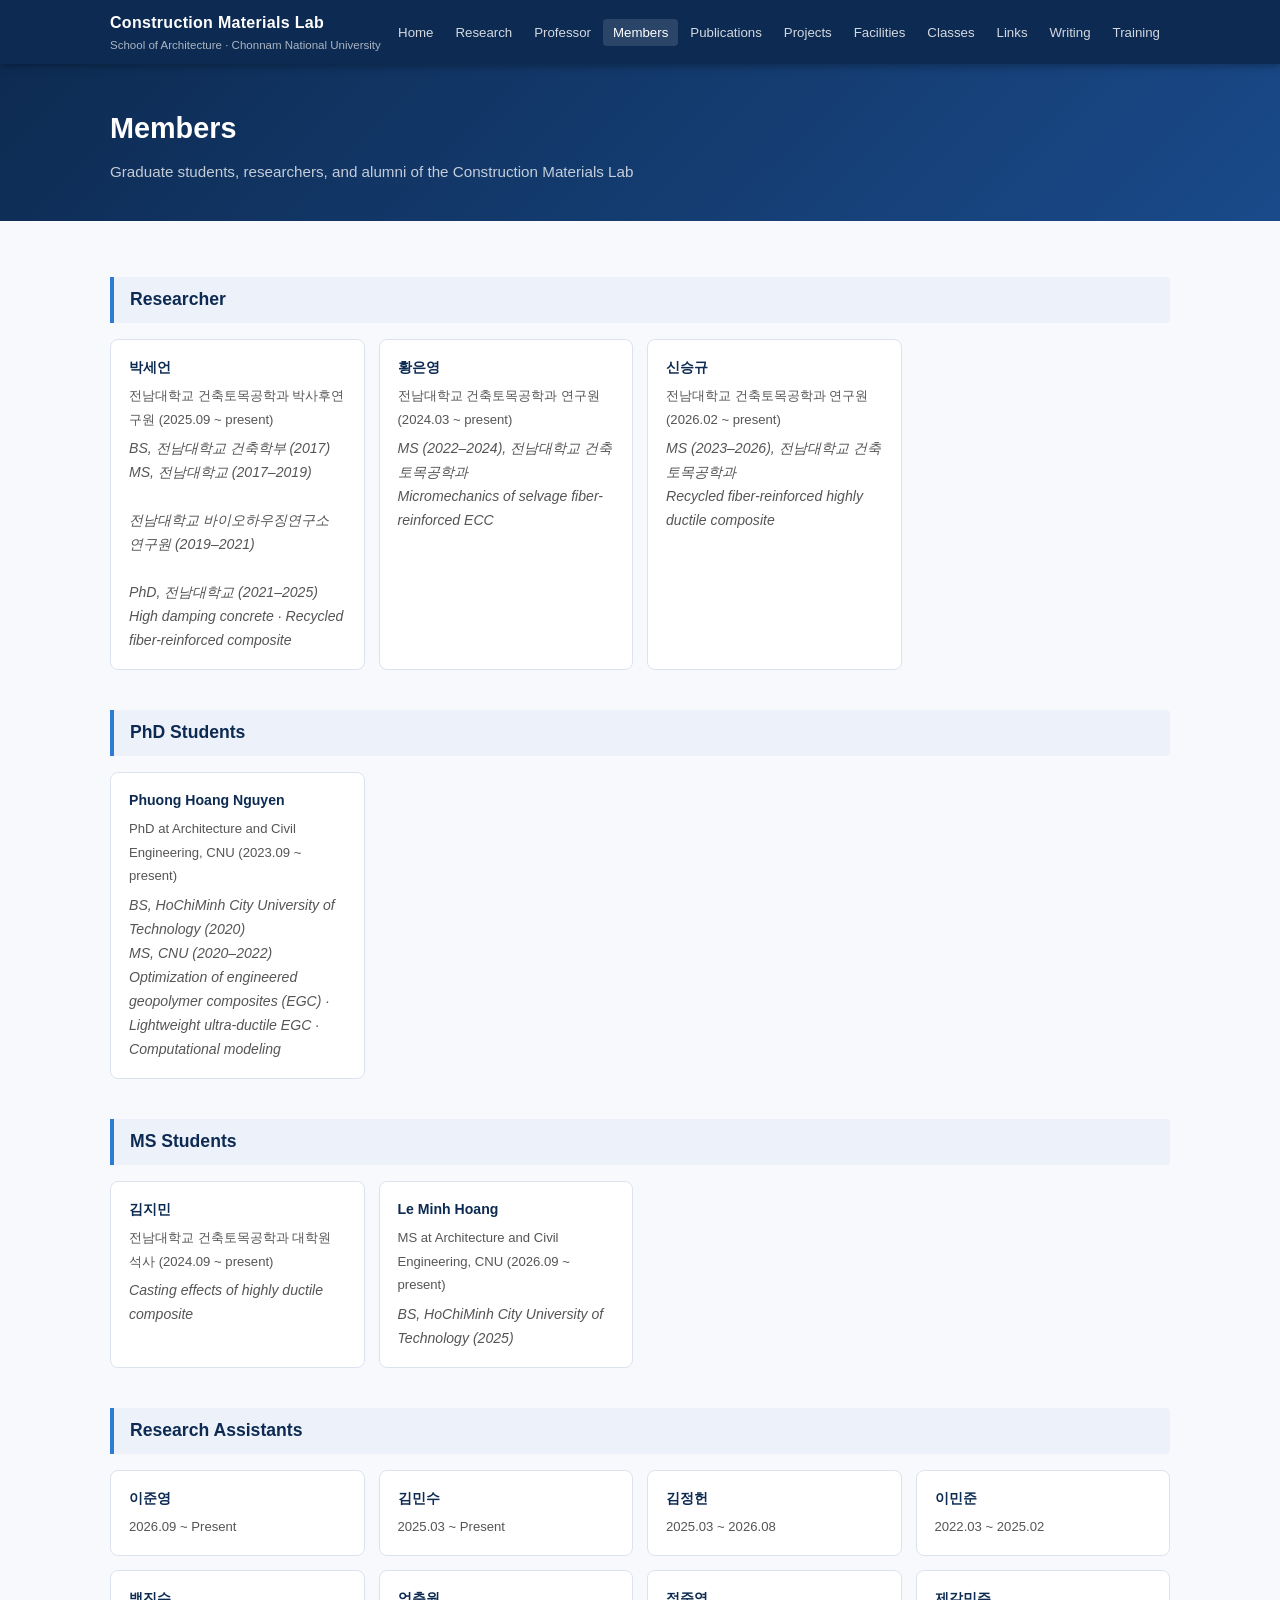
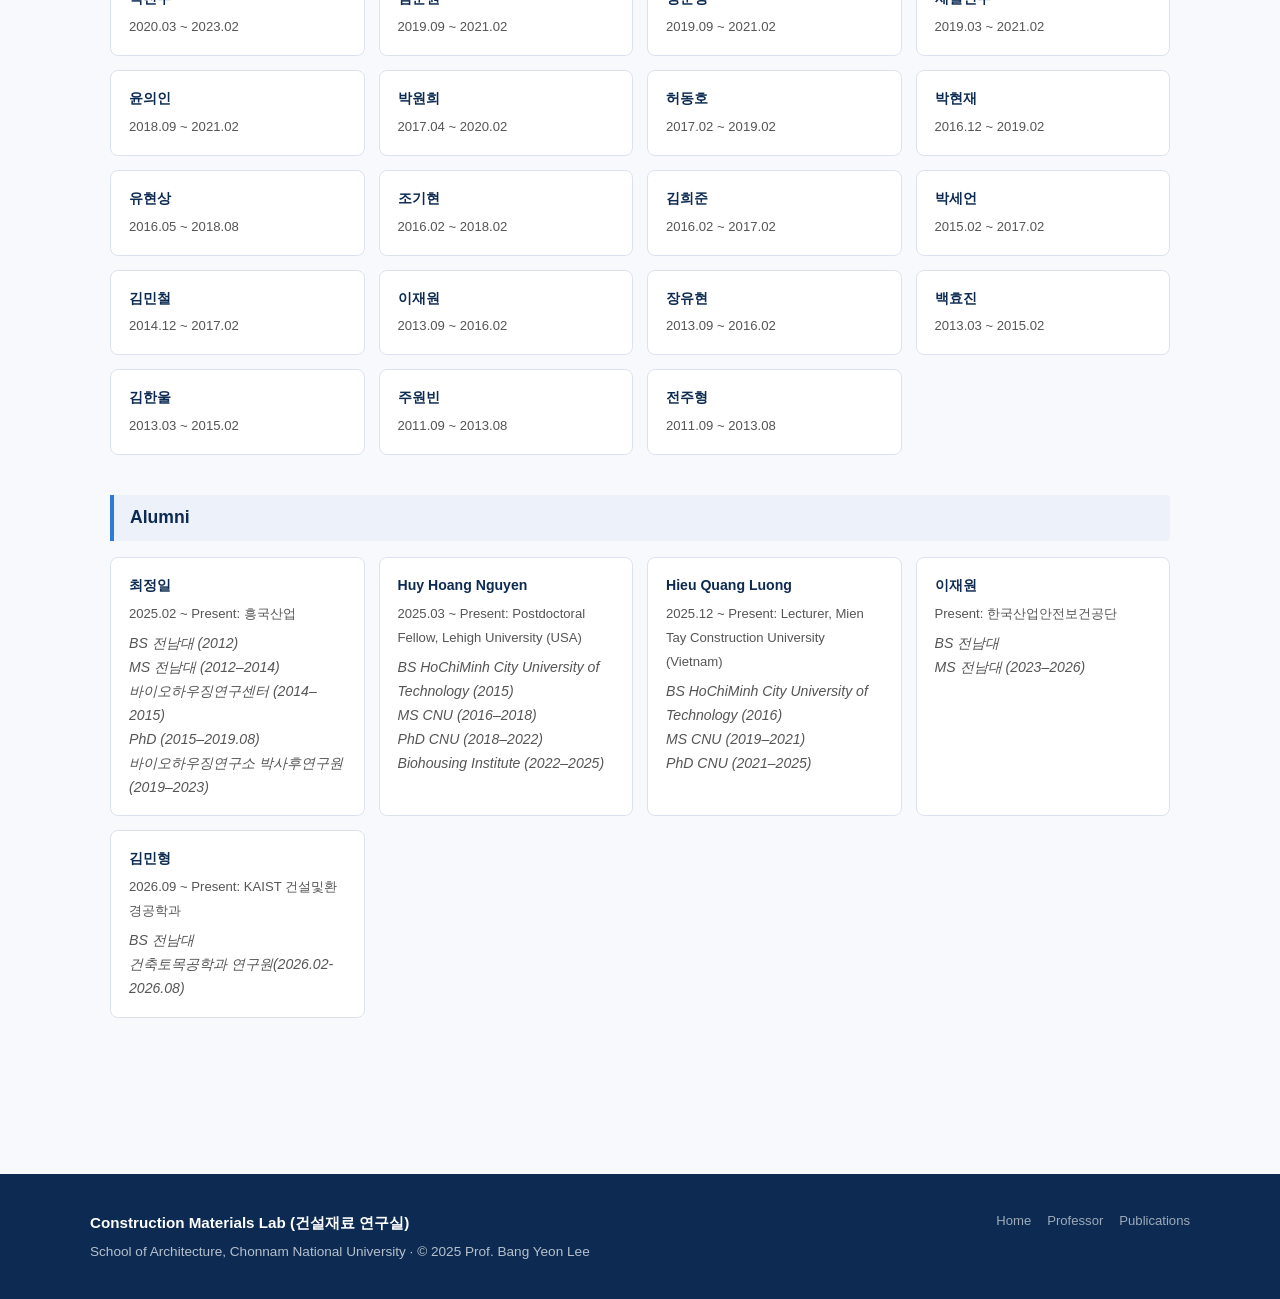
<file: members.html>
<!DOCTYPE html>
<html lang="en">
<head>
  <meta charset="UTF-8">
  <meta name="viewport" content="width=device-width, initial-scale=1.0">
  <title>Members — Construction Materials Lab</title>
  <link rel="stylesheet" href="css/style.css">
</head>
<body>

<header>
  <div class="header-inner">
    <a href="index.html" class="logo">
      <div class="logo-text">
        <span class="site-name">Construction Materials Lab</span>
        <span class="site-sub">School of Architecture · Chonnam National University</span>
      </div>
    </a>
    <button class="nav-toggle" aria-label="Menu"><span></span><span></span><span></span></button>
    <nav><ul>
      <li><a href="index.html">Home</a></li>
      <li><a href="research.html">Research</a></li>
      <li><a href="professor.html">Professor</a></li>
      <li><a href="members.html">Members</a></li>
      <li><a href="publications.html">Publications</a></li>
      <li><a href="projects.html">Projects</a></li>
      <li><a href="facilities.html">Facilities</a></li>
      <li><a href="classes.html">Classes</a></li>
      <li><a href="links.html">Links</a></li>
      <li><a href="writing.html">Writing</a></li>
      <li><a href="training.html">Training</a></li>
    </ul></nav>
  </div>
</header>

<div class="page-header">
  <div class="container">
    <h1>Members</h1>
    <p>Graduate students, researchers, and alumni of the Construction Materials Lab</p>
  </div>
</div>

<main>
<section class="section">
<div class="container">

  <!-- Researcher -->
  <div class="member-section">
    <h2>Researcher</h2>
    <div class="member-list">
      
      <div class="member-item">
        <strong>박세언</strong>
        <span class="role">전남대학교 건축토목공학과 박사후연구원 (2025.09 ~ present)</span>
        <p class="topic">BS, 전남대학교 건축학부 (2017)<br>MS, 전남대학교 (2017–2019)<br><br>전남대학교 바이오하우징연구소 연구원 (2019–2021)<br><br>PhD, 전남대학교 (2021–2025)<br><em>High damping concrete · Recycled fiber-reinforced composite</em></p>
      </div>
      
      <div class="member-item">
        <strong>황은영</strong>
        <span class="role">전남대학교 건축토목공학과 연구원 (2024.03 ~ present)</span> 
        <p class="topic">MS (2022–2024), 전남대학교 건축토목공학과<br><em>Micromechanics of selvage fiber-reinforced ECC</em></p>
      </div>
      
      <div class="member-item">
        <strong>신승규</strong>
        <span class="role">전남대학교 건축토목공학과 연구원(2026.02 ~ present)</span>
        <p class="topic">MS (2023–2026), 전남대학교 건축토목공학과<br><em>Recycled fiber-reinforced highly ductile composite</em></p>
      </div>

            
    </div>
  </div>

  <!-- PhD Course -->
  <div class="member-section">
    <h2>PhD Students</h2>
    <div class="member-list">      
      <div class="member-item">
        <strong>Phuong Hoang Nguyen</strong>
        <span class="role">PhD at Architecture and Civil Engineering, CNU (2023.09 ~ present)</span>
        <p class="topic">BS, HoChiMinh City University of Technology (2020)<br>MS, CNU (2020–2022)<br><em>Optimization of engineered geopolymer composites (EGC) · Lightweight ultra-ductile EGC · Computational modeling</em></p>
      </div>
    </div>
  </div>

  <!-- MS Course -->
  <div class="member-section">
    <h2>MS Students</h2>
    <div class="member-list">
      <div class="member-item">
        <strong>김지민</strong>
        <span class="role">전남대학교 건축토목공학과 대학원 석사 (2024.09 ~ present)</span>
        <p class="topic"><em>Casting effects of highly ductile composite</em></p>
      </div>
      <div class="member-item">
        <strong>Le Minh Hoang</strong>
        <span class="role">MS at Architecture and Civil Engineering, CNU (2026.09 ~ present)</span>
        <p class="topic"><em>BS, HoChiMinh City University of Technology (2025)</em></p>
      </div>
    </div>
  </div>

  <!-- Research Assistants -->
  <div class="member-section">
    <h2>Research Assistants</h2>
    <div class="member-list">
      <div class="member-item"><strong>이준영</strong><span class="role">2026.09 ~ Present</span></div>
      <div class="member-item"><strong>김민수</strong><span class="role">2025.03 ~ Present</span></div>
      <div class="member-item"><strong>김정헌</strong><span class="role">2025.03 ~ 2026.08</span></div>
      <div class="member-item"><strong>이민준</strong><span class="role">2022.03 ~ 2025.02</span></div>
      <div class="member-item"><strong>백진수</strong><span class="role">2020.03 ~ 2023.02</span></div>
      <div class="member-item"><strong>엄춘원</strong><span class="role">2019.09 ~ 2021.02</span></div>
      <div class="member-item"><strong>정준영</strong><span class="role">2019.09 ~ 2021.02</span></div>
      <div class="member-item"><strong>제갈민주</strong><span class="role">2019.03 ~ 2021.02</span></div>
      <div class="member-item"><strong>윤의인</strong><span class="role">2018.09 ~ 2021.02</span></div>
      <div class="member-item"><strong>박원희</strong><span class="role">2017.04 ~ 2020.02</span></div>
      <div class="member-item"><strong>허동호</strong><span class="role">2017.02 ~ 2019.02</span></div>
      <div class="member-item"><strong>박현재</strong><span class="role">2016.12 ~ 2019.02</span></div>
      <div class="member-item"><strong>유현상</strong><span class="role">2016.05 ~ 2018.08</span></div>
      <div class="member-item"><strong>조기현</strong><span class="role">2016.02 ~ 2018.02</span></div>
      <div class="member-item"><strong>김희준</strong><span class="role">2016.02 ~ 2017.02</span></div>
      <div class="member-item"><strong>박세언</strong><span class="role">2015.02 ~ 2017.02</span></div>
      <div class="member-item"><strong>김민철</strong><span class="role">2014.12 ~ 2017.02</span></div>
      <div class="member-item"><strong>이재원</strong><span class="role">2013.09 ~ 2016.02</span></div>
      <div class="member-item"><strong>장유현</strong><span class="role">2013.09 ~ 2016.02</span></div>
      <div class="member-item"><strong>백효진</strong><span class="role">2013.03 ~ 2015.02</span></div>
      <div class="member-item"><strong>김한울</strong><span class="role">2013.03 ~ 2015.02</span></div>
      <div class="member-item"><strong>주원빈</strong><span class="role">2011.09 ~ 2013.08</span></div>
      <div class="member-item"><strong>전주형</strong><span class="role">2011.09 ~ 2013.08</span></div>
    </div>
  </div>

  <!-- Alumni -->
  <div class="member-section">
    <h2>Alumni</h2>
    <div class="member-list">
      <div class="member-item">
        <strong>최정일</strong>
        <span class="role">2025.02 ~ Present: 흥국산업</span>
        <p class="topic">BS 전남대 (2012) <br> MS 전남대 (2012–2014) <br> 바이오하우징연구센터 (2014–2015) <br> PhD (2015–2019.08) <br> 바이오하우징연구소 박사후연구원 (2019–2023)</p>
      </div>
      <div class="member-item">
        <strong>Huy Hoang Nguyen</strong>
        <span class="role">2025.03 ~ Present: Postdoctoral Fellow, Lehigh University (USA)</span>
        <p class="topic">BS HoChiMinh City University of Technology (2015) <br> MS CNU (2016–2018) <br> PhD CNU (2018–2022) <br> Biohousing Institute (2022–2025)</p>
      </div>      
      <div class="member-item">
        <strong>Hieu Quang Luong</strong>
        <span class="role">2025.12 ~ Present: Lecturer, Mien Tay Construction University (Vietnam)</span>
        <p class="topic">BS HoChiMinh City University of Technology (2016) <br> MS CNU (2019–2021) <br> PhD CNU (2021–2025)</p>
      </div>   
      <div class="member-item">
        <strong>이재원</strong>
        <span class="role">Present: 한국산업안전보건공단</span>
        <p class="topic">BS 전남대 <br> MS 전남대 (2023–2026) </p>
      </div>
      <div class="member-item">
        <strong>김민형</strong>
        <span class="role">2026.09 ~ Present: KAIST 건설및환경공학과</span>
        <p class="topic">BS 전남대 <br> 건축토목공학과 연구원(2026.02-2026.08) </p>
      </div>
    </div>
  </div>

</div>
</section>
</main>

<footer>
  <div class="footer-inner">
    <div class="footer-brand">
      <strong>Construction Materials Lab (건설재료 연구실)</strong>
      School of Architecture, Chonnam National University · © 2025 Prof. Bang Yeon Lee
    </div>
    <div class="footer-links">
      <a href="index.html">Home</a>
      <a href="professor.html">Professor</a>
      <a href="publications.html">Publications</a>
    </div>
  </div>
</footer>

<script src="js/nav.js"></script>
</body>
</html>
</file>
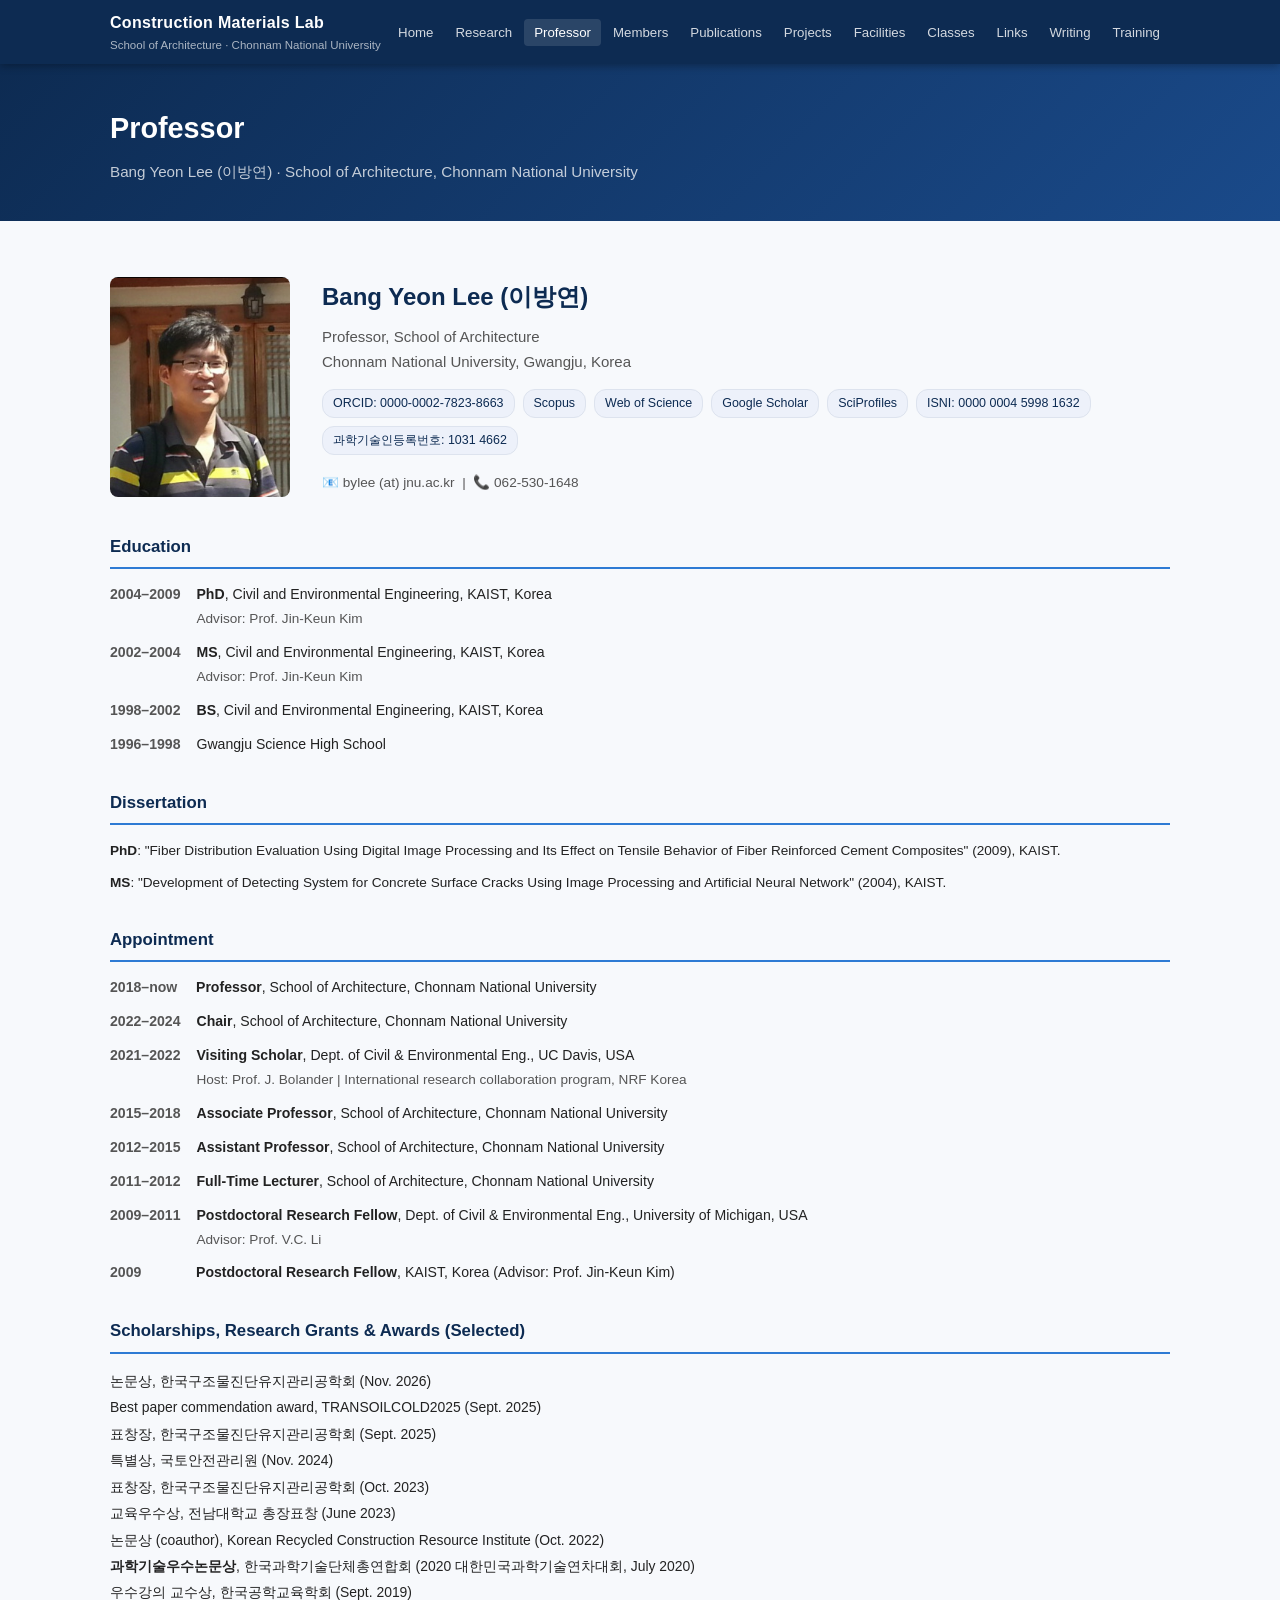
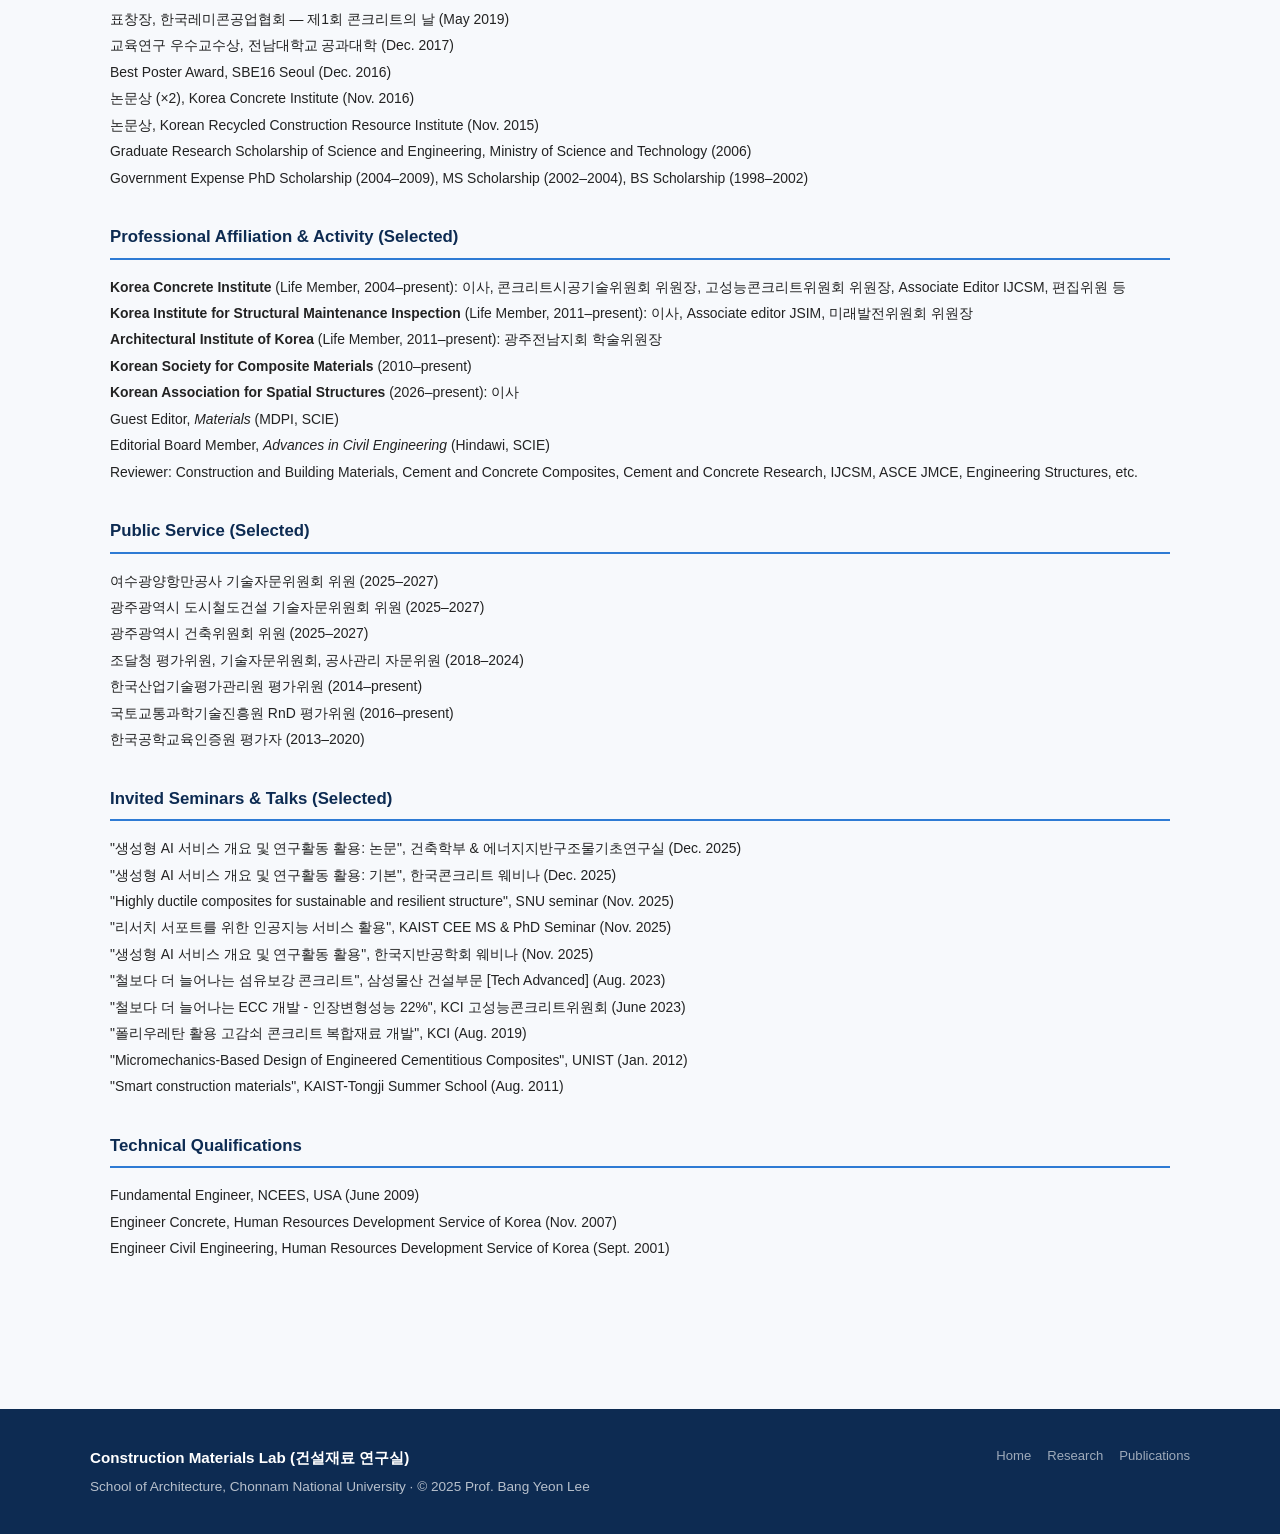
<file: professor.html>
<!DOCTYPE html>
<html lang="en">
<head>
  <meta charset="UTF-8">
  <meta name="viewport" content="width=device-width, initial-scale=1.0">
  <title>Professor — Construction Materials Lab</title>
  <link rel="stylesheet" href="css/style.css">
</head>
<body>

<header>
  <div class="header-inner">
    <a href="index.html" class="logo">
      <div class="logo-text">
        <span class="site-name">Construction Materials Lab</span>
        <span class="site-sub">School of Architecture · Chonnam National University</span>
      </div>
    </a>
    <button class="nav-toggle" aria-label="Menu"><span></span><span></span><span></span></button>
    <nav><ul>
      <li><a href="index.html">Home</a></li>
      <li><a href="research.html">Research</a></li>
      <li><a href="professor.html">Professor</a></li>
      <li><a href="members.html">Members</a></li>
      <li><a href="publications.html">Publications</a></li>
      <li><a href="projects.html">Projects</a></li>
      <li><a href="facilities.html">Facilities</a></li>
      <li><a href="classes.html">Classes</a></li>
      <li><a href="links.html">Links</a></li>
      <li><a href="writing.html">Writing</a></li>
      <li><a href="training.html">Training</a></li>
    </ul></nav>
  </div>
</header>

<div class="page-header">
  <div class="container">
    <h1>Professor</h1>
    <p>Bang Yeon Lee (이방연) · School of Architecture, Chonnam National University</p>
  </div>
</div>

<main>
<section class="section">
<div class="container">

  <!-- Profile top -->
  <div class="prof-top">
    <div class="prof-photo"><img src="images/professor.jpg" alt="Prof. Bang Yeon Lee"></div>
    <div class="prof-info">
      <h2>Bang Yeon Lee (이방연)</h2>
      <p class="title">Professor, School of Architecture<br>Chonnam National University, Gwangju, Korea</p>
      <div class="prof-links">
        <a href="https://orcid.org/0000-0002-7823-8663" class="badge" target="_blank">ORCID: 0000-0002-7823-8663</a>
        <a href="https://www.scopus.com/authid/detail.uri?authorId=33467621600" class="badge" target="_blank">Scopus</a>
        <a href="https://www.webofscience.com/wos/author/record/HPE-3069-2023" class="badge" target="_blank">Web of Science</a>
        <a href="http://scholar.google.co.kr/citations?hl=en&user=Xm2EKcoAAAAJ&view_op=list_works" class="badge" target="_blank">Google Scholar</a>
        <a href="https://sciprofiles.com/profile/bylee" class="badge" target="_blank">SciProfiles</a>
        <span class="badge">ISNI: 0000 0004 5998 1632</span>
        <span class="badge">과학기술인등록번호: 1031 4662</span>
      </div>
      <p class="mt-2 text-sm text-muted">📧 bylee (at) jnu.ac.kr &nbsp;|&nbsp; 📞 062-530-1648</p>
    </div>
  </div>

  <!-- Education -->
  <div class="cv-section">
    <h3>Education</h3>
    <div class="cv-entry">
      <span class="year">2004–2009</span>
      <span><strong>PhD</strong>, Civil and Environmental Engineering, KAIST, Korea<br>
      <span class="text-muted text-sm">Advisor: Prof. Jin-Keun Kim</span></span>
    </div>
    <div class="cv-entry">
      <span class="year">2002–2004</span>
      <span><strong>MS</strong>, Civil and Environmental Engineering, KAIST, Korea<br>
      <span class="text-muted text-sm">Advisor: Prof. Jin-Keun Kim</span></span>
    </div>
    <div class="cv-entry">
      <span class="year">1998–2002</span>
      <span><strong>BS</strong>, Civil and Environmental Engineering, KAIST, Korea</span>
    </div>
    <div class="cv-entry">
      <span class="year">1996–1998</span>
      <span>Gwangju Science High School</span>
    </div>
  </div>

  <!-- Dissertation -->
  <div class="cv-section">
    <h3>Dissertation</h3>
    <p class="text-sm" style="margin-bottom:8px">
      <strong>PhD</strong>: "Fiber Distribution Evaluation Using Digital Image Processing and Its Effect on Tensile Behavior of Fiber Reinforced Cement Composites" (2009), KAIST.
    </p>
    <p class="text-sm">
      <strong>MS</strong>: "Development of Detecting System for Concrete Surface Cracks Using Image Processing and Artificial Neural Network" (2004), KAIST.
    </p>
  </div>

  <!-- Appointment -->
  <div class="cv-section">
    <h3>Appointment</h3>
    <div class="cv-entry">
      <span class="year">2018–now</span>
      <span><strong>Professor</strong>, School of Architecture, Chonnam National University</span>
    </div>
    <div class="cv-entry">
      <span class="year">2022–2024</span>
      <span><strong>Chair</strong>, School of Architecture, Chonnam National University</span>
    </div>
    <div class="cv-entry">
      <span class="year">2021–2022</span>
      <span><strong>Visiting Scholar</strong>, Dept. of Civil &amp; Environmental Eng., UC Davis, USA<br>
      <span class="text-muted text-sm">Host: Prof. J. Bolander | International research collaboration program, NRF Korea</span></span>
    </div>
    <div class="cv-entry">
      <span class="year">2015–2018</span>
      <span><strong>Associate Professor</strong>, School of Architecture, Chonnam National University</span>
    </div>
    <div class="cv-entry">
      <span class="year">2012–2015</span>
      <span><strong>Assistant Professor</strong>, School of Architecture, Chonnam National University</span>
    </div>
    <div class="cv-entry">
      <span class="year">2011–2012</span>
      <span><strong>Full-Time Lecturer</strong>, School of Architecture, Chonnam National University</span>
    </div>
    <div class="cv-entry">
      <span class="year">2009–2011</span>
      <span><strong>Postdoctoral Research Fellow</strong>, Dept. of Civil &amp; Environmental Eng., University of Michigan, USA<br>
      <span class="text-muted text-sm">Advisor: Prof. V.C. Li</span></span>
    </div>
    <div class="cv-entry">
      <span class="year">2009</span>
      <span><strong>Postdoctoral Research Fellow</strong>, KAIST, Korea (Advisor: Prof. Jin-Keun Kim)</span>
    </div>
  </div>

  <!-- Awards -->
  <div class="cv-section">
    <h3>Scholarships, Research Grants &amp; Awards (Selected)</h3>
    <div style="font-size:0.87rem;line-height:1.9">
      <p>논문상, 한국구조물진단유지관리공학회 (Nov. 2026)</p>
      <p>Best paper commendation award, TRANSOILCOLD2025 (Sept. 2025)</p>
      <p>표창장, 한국구조물진단유지관리공학회 (Sept. 2025)</p>
      <p>특별상, 국토안전관리원 (Nov. 2024)</p>
      <p>표창장, 한국구조물진단유지관리공학회 (Oct. 2023)</p>
      <p>교육우수상, 전남대학교 총장표창 (June 2023)</p>
      <p>논문상 (coauthor), Korean Recycled Construction Resource Institute (Oct. 2022)</p>
      <p><strong>과학기술우수논문상</strong>, 한국과학기술단체총연합회 (2020 대한민국과학기술연차대회, July 2020)</p>
      <p>우수강의 교수상, 한국공학교육학회 (Sept. 2019)</p>
      <p>표창장, 한국레미콘공업협회 — 제1회 콘크리트의 날 (May 2019)</p>
      <p>교육연구 우수교수상, 전남대학교 공과대학 (Dec. 2017)</p>
      <p>Best Poster Award, SBE16 Seoul (Dec. 2016)</p>
      <p>논문상 (×2), Korea Concrete Institute (Nov. 2016)</p>
      <p>논문상, Korean Recycled Construction Resource Institute (Nov. 2015)</p>
      <p>Graduate Research Scholarship of Science and Engineering, Ministry of Science and Technology (2006)</p>
      <p>Government Expense PhD Scholarship (2004–2009), MS Scholarship (2002–2004), BS Scholarship (1998–2002)</p>
    </div>
  </div>

  <!-- Professional Affiliation -->
  <div class="cv-section">
    <h3>Professional Affiliation &amp; Activity (Selected)</h3>
    <div style="font-size:0.87rem;line-height:1.9">
      <p><strong>Korea Concrete Institute</strong> (Life Member, 2004–present): 이사, 콘크리트시공기술위원회 위원장, 고성능콘크리트위원회 위원장, Associate Editor IJCSM, 편집위원 등</p>
      <p><strong>Korea Institute for Structural Maintenance Inspection</strong> (Life Member, 2011–present): 이사, Associate editor JSIM, 미래발전위원회 위원장</p>
      <p><strong>Architectural Institute of Korea</strong> (Life Member, 2011–present): 광주전남지회 학술위원장</p>
      <p><strong>Korean Society for Composite Materials</strong> (2010–present)</p>
      <p><strong>Korean Association for Spatial Structures</strong> (2026–present): 이사</p>
      <p>Guest Editor, <em>Materials</em> (MDPI, SCIE)</p>
      <p>Editorial Board Member, <em>Advances in Civil Engineering</em> (Hindawi, SCIE)</p>
      <p>Reviewer: Construction and Building Materials, Cement and Concrete Composites, Cement and Concrete Research, IJCSM, ASCE JMCE, Engineering Structures, etc.</p>
    </div>
  </div>

  <!-- Public Service -->
  <div class="cv-section">
    <h3>Public Service (Selected)</h3>
    <div style="font-size:0.87rem;line-height:1.9">
      <p>여수광양항만공사 기술자문위원회 위원 (2025–2027)</p>
      <p>광주광역시 도시철도건설 기술자문위원회 위원 (2025–2027)</p>
      <p>광주광역시 건축위원회 위원 (2025–2027)</p>
      <p>조달청 평가위원, 기술자문위원회, 공사관리 자문위원 (2018–2024)</p>
      <p>한국산업기술평가관리원 평가위원 (2014–present)</p>
      <p>국토교통과학기술진흥원 RnD 평가위원 (2016–present)</p>
      <p>한국공학교육인증원 평가자 (2013–2020)</p>
    </div>
  </div>

  <!-- Invited Talks -->
  <div class="cv-section">
    <h3>Invited Seminars &amp; Talks (Selected)</h3>
    <div style="font-size:0.87rem;line-height:1.9">
      <p>"생성형 AI 서비스 개요 및 연구활동 활용: 논문", 건축학부 & 에너지지반구조물기초연구실 (Dec. 2025)</p>
      <p>"생성형 AI 서비스 개요 및 연구활동 활용: 기본", 한국콘크리트 웨비나 (Dec. 2025)</p>
      <p>"Highly ductile composites for sustainable and resilient structure", SNU seminar (Nov. 2025)</p>
      <p>"리서치 서포트를 위한 인공지능 서비스 활용", KAIST CEE MS &amp; PhD Seminar (Nov. 2025)</p>
      <p>"생성형 AI 서비스 개요 및 연구활동 활용", 한국지반공학회 웨비나 (Nov. 2025)</p>
      <p>"철보다 더 늘어나는 섬유보강 콘크리트", 삼성물산 건설부문 [Tech Advanced] (Aug. 2023)</p>
      <p>"철보다 더 늘어나는 ECC 개발 - 인장변형성능 22%", KCI 고성능콘크리트위원회 (June 2023)</p>
      <p>"폴리우레탄 활용 고감쇠 콘크리트 복합재료 개발", KCI (Aug. 2019)</p>
      <p>"Micromechanics-Based Design of Engineered Cementitious Composites", UNIST (Jan. 2012)</p>
      <p>"Smart construction materials", KAIST-Tongji Summer School (Aug. 2011)</p>
    </div>
  </div>

  <!-- Technical Qualification -->
  <div class="cv-section">
    <h3>Technical Qualifications</h3>
    <div style="font-size:0.87rem;line-height:1.9">
      <p>Fundamental Engineer, NCEES, USA (June 2009)</p>
      <p>Engineer Concrete, Human Resources Development Service of Korea (Nov. 2007)</p>
      <p>Engineer Civil Engineering, Human Resources Development Service of Korea (Sept. 2001)</p>
    </div>
  </div>

</div>
</section>
</main>

<footer>
  <div class="footer-inner">
    <div class="footer-brand">
      <strong>Construction Materials Lab (건설재료 연구실)</strong>
      School of Architecture, Chonnam National University · © 2025 Prof. Bang Yeon Lee
    </div>
    <div class="footer-links">
      <a href="index.html">Home</a>
      <a href="research.html">Research</a>
      <a href="publications.html">Publications</a>
    </div>
  </div>
</footer>

<script src="js/nav.js"></script>
</body>
</html>
</file>
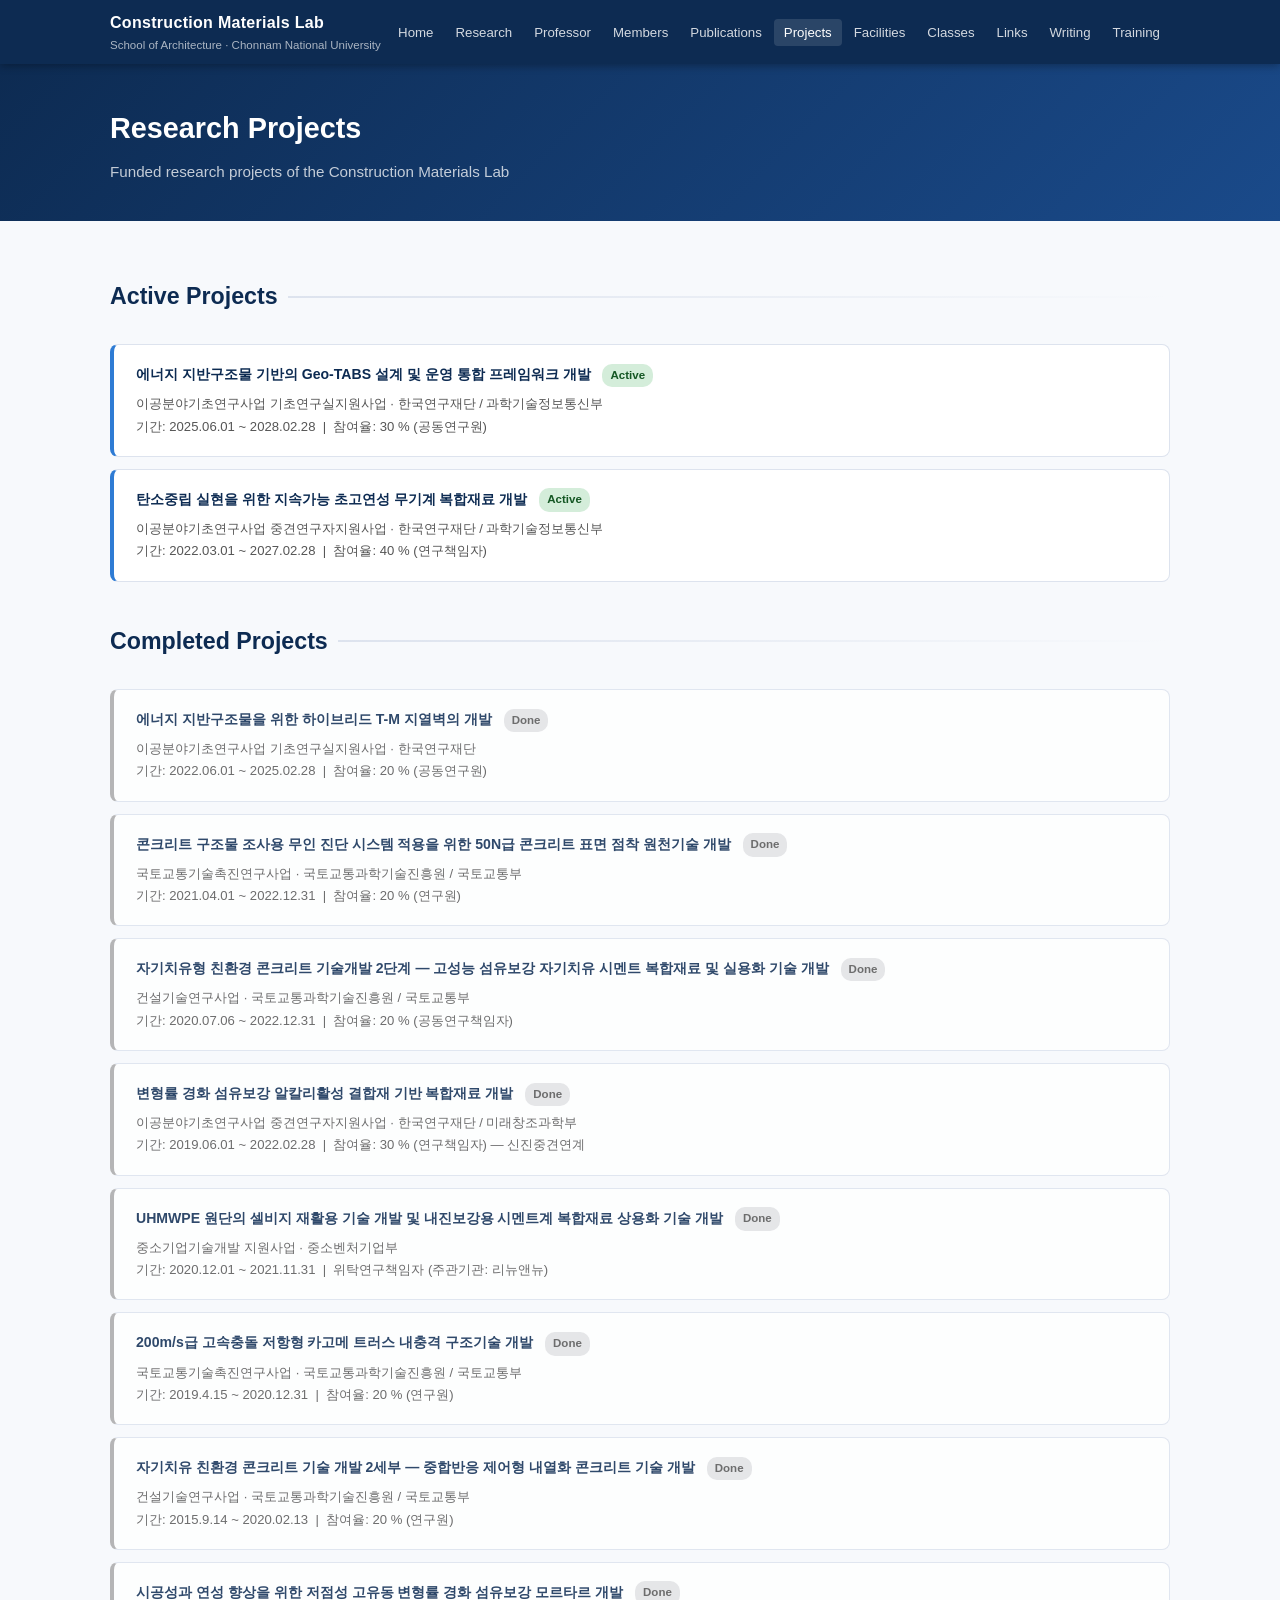
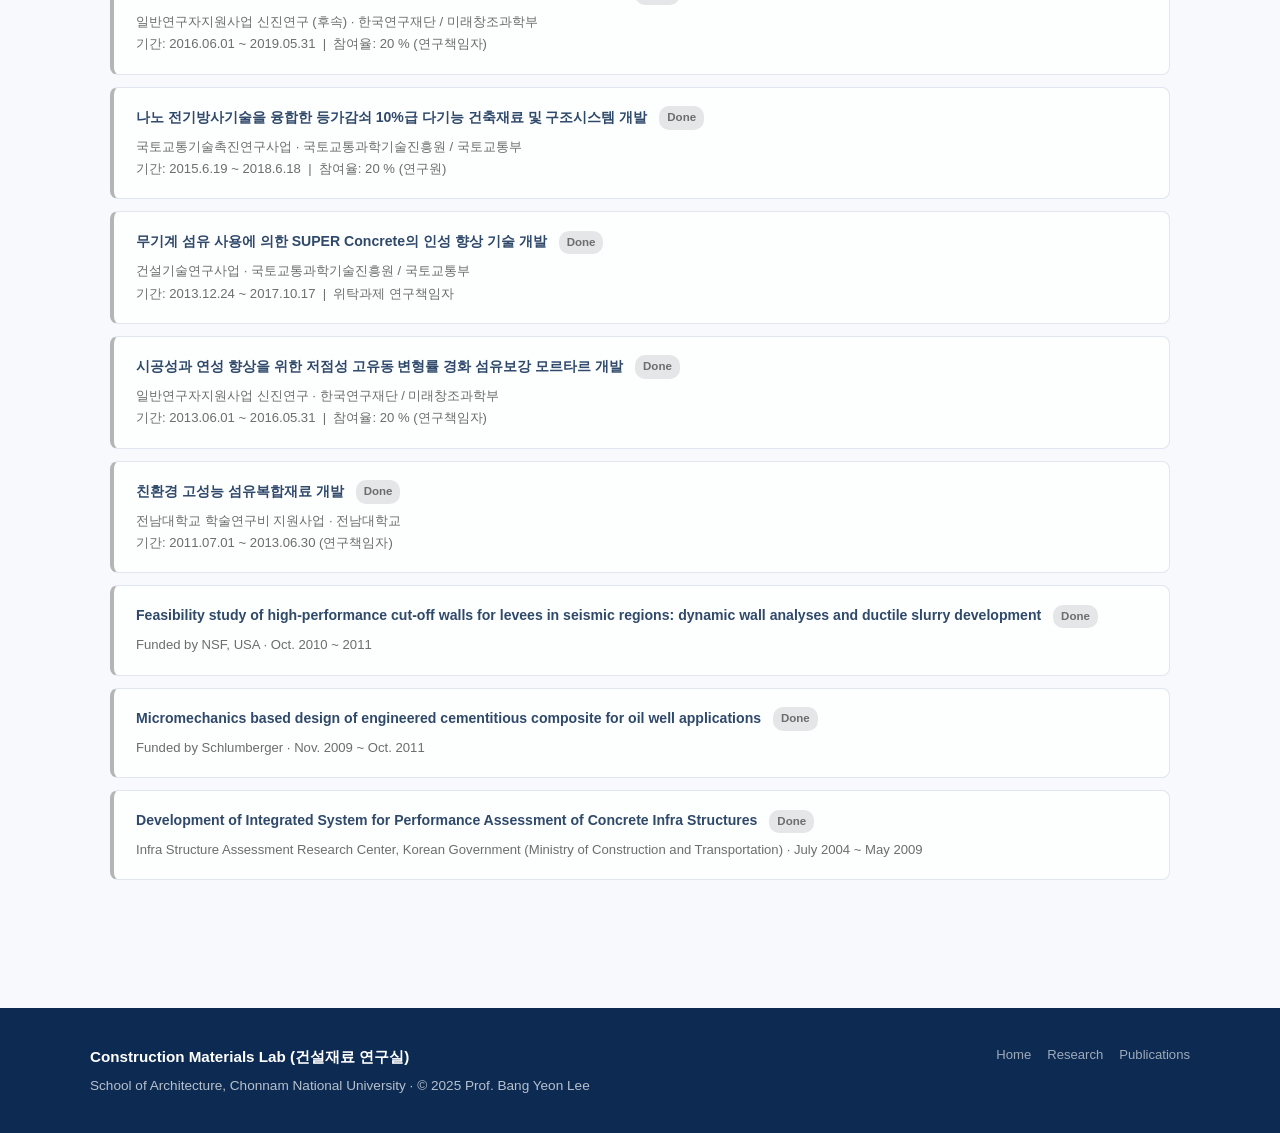
<file: projects.html>
<!DOCTYPE html>
<html lang="en">
<head>
  <meta charset="UTF-8">
  <meta name="viewport" content="width=device-width, initial-scale=1.0">
  <title>Projects — Construction Materials Lab</title>
  <link rel="stylesheet" href="css/style.css">
  <style>
    .proj-item {
      background: var(--white);
      border: 1px solid var(--border);
      border-radius: var(--radius);
      padding: 18px 22px;
      margin-bottom: 12px;
      font-size: 0.88rem;
      border-left: 4px solid var(--blue-light);
    }
    .proj-item.completed { border-left-color: #aaa; opacity: .85; }
    .proj-item .proj-title { font-weight: 700; color: var(--blue-dark); margin-bottom: 6px; }
    .proj-item .proj-meta { color: var(--text-muted); font-size: 0.82rem; line-height: 1.7; }
    .proj-status {
      display: inline-block;
      font-size: 0.72rem;
      padding: 2px 8px;
      border-radius: 10px;
      margin-left: 8px;
      vertical-align: middle;
    }
    .status-active { background: #d4edda; color: #155724; }
    .status-done { background: #e2e3e5; color: #555; }
  </style>
</head>
<body>

<header>
  <div class="header-inner">
    <a href="index.html" class="logo">
      <div class="logo-text">
        <span class="site-name">Construction Materials Lab</span>
        <span class="site-sub">School of Architecture · Chonnam National University</span>
      </div>
    </a>
    <button class="nav-toggle" aria-label="Menu"><span></span><span></span><span></span></button>
    <nav><ul>
      <li><a href="index.html">Home</a></li>
      <li><a href="research.html">Research</a></li>
      <li><a href="professor.html">Professor</a></li>
      <li><a href="members.html">Members</a></li>
      <li><a href="publications.html">Publications</a></li>
      <li><a href="projects.html">Projects</a></li>
      <li><a href="facilities.html">Facilities</a></li>
      <li><a href="classes.html">Classes</a></li>
      <li><a href="links.html">Links</a></li>
      <li><a href="writing.html">Writing</a></li>
      <li><a href="training.html">Training</a></li>
    </ul></nav>
  </div>
</header>

<div class="page-header">
  <div class="container">
    <h1>Research Projects</h1>
    <p>Funded research projects of the Construction Materials Lab</p>
  </div>
</div>

<main>
<section class="section">
<div class="container">

  <h2 class="section-title">Active Projects</h2>

  <div class="proj-item">
    <div class="proj-title">에너지 지반구조물 기반의 Geo-TABS 설계 및 운영 통합 프레임워크 개발 <span class="proj-status status-active">Active</span></div>
    <div class="proj-meta">
      이공분야기초연구사업 기초연구실지원사업 · 한국연구재단 / 과학기술정보통신부<br>
      기간: 2025.06.01 ~ 2028.02.28 &nbsp;|&nbsp; 참여율: 30 % (공동연구원)
    </div>
  </div>

  <div class="proj-item">
    <div class="proj-title">탄소중립 실현을 위한 지속가능 초고연성 무기계 복합재료 개발 <span class="proj-status status-active">Active</span></div>
    <div class="proj-meta">
      이공분야기초연구사업 중견연구자지원사업 · 한국연구재단 / 과학기술정보통신부<br>
      기간: 2022.03.01 ~ 2027.02.28 &nbsp;|&nbsp; 참여율: 40 % (연구책임자)
    </div>
  </div>

  <h2 class="section-title" style="margin-top:40px">Completed Projects</h2>

  <div class="proj-item completed">
    <div class="proj-title">에너지 지반구조물을 위한 하이브리드 T-M 지열벽의 개발 <span class="proj-status status-done">Done</span></div>
    <div class="proj-meta">
      이공분야기초연구사업 기초연구실지원사업 · 한국연구재단<br>
      기간: 2022.06.01 ~ 2025.02.28 &nbsp;|&nbsp; 참여율: 20 % (공동연구원)
    </div>
  </div>

  <div class="proj-item completed">
    <div class="proj-title">콘크리트 구조물 조사용 무인 진단 시스템 적용을 위한 50N급 콘크리트 표면 점착 원천기술 개발 <span class="proj-status status-done">Done</span></div>
    <div class="proj-meta">
      국토교통기술촉진연구사업 · 국토교통과학기술진흥원 / 국토교통부<br>
      기간: 2021.04.01 ~ 2022.12.31 &nbsp;|&nbsp; 참여율: 20 % (연구원)
    </div>
  </div>

  <div class="proj-item completed">
    <div class="proj-title">자기치유형 친환경 콘크리트 기술개발 2단계 — 고성능 섬유보강 자기치유 시멘트 복합재료 및 실용화 기술 개발 <span class="proj-status status-done">Done</span></div>
    <div class="proj-meta">
      건설기술연구사업 · 국토교통과학기술진흥원 / 국토교통부<br>
      기간: 2020.07.06 ~ 2022.12.31 &nbsp;|&nbsp; 참여율: 20 % (공동연구책임자)
    </div>
  </div>

  <div class="proj-item completed">
    <div class="proj-title">변형률 경화 섬유보강 알칼리활성 결합재 기반 복합재료 개발 <span class="proj-status status-done">Done</span></div>
    <div class="proj-meta">
      이공분야기초연구사업 중견연구자지원사업 · 한국연구재단 / 미래창조과학부<br>
      기간: 2019.06.01 ~ 2022.02.28 &nbsp;|&nbsp; 참여율: 30 % (연구책임자) — 신진중견연계
    </div>
  </div>

  <div class="proj-item completed">
    <div class="proj-title">UHMWPE 원단의 셀비지 재활용 기술 개발 및 내진보강용 시멘트계 복합재료 상용화 기술 개발 <span class="proj-status status-done">Done</span></div>
    <div class="proj-meta">
      중소기업기술개발 지원사업 · 중소벤처기업부<br>
      기간: 2020.12.01 ~ 2021.11.31 &nbsp;|&nbsp; 위탁연구책임자 (주관기관: 리뉴앤뉴)
    </div>
  </div>

  <div class="proj-item completed">
    <div class="proj-title">200m/s급 고속충돌 저항형 카고메 트러스 내충격 구조기술 개발 <span class="proj-status status-done">Done</span></div>
    <div class="proj-meta">
      국토교통기술촉진연구사업 · 국토교통과학기술진흥원 / 국토교통부<br>
      기간: 2019.4.15 ~ 2020.12.31 &nbsp;|&nbsp; 참여율: 20 % (연구원)
    </div>
  </div>

  <div class="proj-item completed">
    <div class="proj-title">자기치유 친환경 콘크리트 기술 개발 2세부 — 중합반응 제어형 내열화 콘크리트 기술 개발 <span class="proj-status status-done">Done</span></div>
    <div class="proj-meta">
      건설기술연구사업 · 국토교통과학기술진흥원 / 국토교통부<br>
      기간: 2015.9.14 ~ 2020.02.13 &nbsp;|&nbsp; 참여율: 20 % (연구원)
    </div>
  </div>

  <div class="proj-item completed">
    <div class="proj-title">시공성과 연성 향상을 위한 저점성 고유동 변형률 경화 섬유보강 모르타르 개발 <span class="proj-status status-done">Done</span></div>
    <div class="proj-meta">
      일반연구자지원사업 신진연구 (후속) · 한국연구재단 / 미래창조과학부<br>
      기간: 2016.06.01 ~ 2019.05.31 &nbsp;|&nbsp; 참여율: 20 % (연구책임자)
    </div>
  </div>

  <div class="proj-item completed">
    <div class="proj-title">나노 전기방사기술을 융합한 등가감쇠 10%급 다기능 건축재료 및 구조시스템 개발 <span class="proj-status status-done">Done</span></div>
    <div class="proj-meta">
      국토교통기술촉진연구사업 · 국토교통과학기술진흥원 / 국토교통부<br>
      기간: 2015.6.19 ~ 2018.6.18 &nbsp;|&nbsp; 참여율: 20 % (연구원)
    </div>
  </div>

  <div class="proj-item completed">
    <div class="proj-title">무기계 섬유 사용에 의한 SUPER Concrete의 인성 향상 기술 개발 <span class="proj-status status-done">Done</span></div>
    <div class="proj-meta">
      건설기술연구사업 · 국토교통과학기술진흥원 / 국토교통부<br>
      기간: 2013.12.24 ~ 2017.10.17 &nbsp;|&nbsp; 위탁과제 연구책임자
    </div>
  </div>

  <div class="proj-item completed">
    <div class="proj-title">시공성과 연성 향상을 위한 저점성 고유동 변형률 경화 섬유보강 모르타르 개발 <span class="proj-status status-done">Done</span></div>
    <div class="proj-meta">
      일반연구자지원사업 신진연구 · 한국연구재단 / 미래창조과학부<br>
      기간: 2013.06.01 ~ 2016.05.31 &nbsp;|&nbsp; 참여율: 20 % (연구책임자)
    </div>
  </div>

  <div class="proj-item completed">
    <div class="proj-title">친환경 고성능 섬유복합재료 개발 <span class="proj-status status-done">Done</span></div>
    <div class="proj-meta">
      전남대학교 학술연구비 지원사업 · 전남대학교<br>
      기간: 2011.07.01 ~ 2013.06.30 (연구책임자)
    </div>
  </div>

  <div class="proj-item completed">
    <div class="proj-title">Feasibility study of high-performance cut-off walls for levees in seismic regions: dynamic wall analyses and ductile slurry development <span class="proj-status status-done">Done</span></div>
    <div class="proj-meta">Funded by NSF, USA · Oct. 2010 ~ 2011</div>
  </div>

  <div class="proj-item completed">
    <div class="proj-title">Micromechanics based design of engineered cementitious composite for oil well applications <span class="proj-status status-done">Done</span></div>
    <div class="proj-meta">Funded by Schlumberger · Nov. 2009 ~ Oct. 2011</div>
  </div>

  <div class="proj-item completed">
    <div class="proj-title">Development of Integrated System for Performance Assessment of Concrete Infra Structures <span class="proj-status status-done">Done</span></div>
    <div class="proj-meta">Infra Structure Assessment Research Center, Korean Government (Ministry of Construction and Transportation) · July 2004 ~ May 2009</div>
  </div>

</div>
</section>
</main>

<footer>
  <div class="footer-inner">
    <div class="footer-brand">
      <strong>Construction Materials Lab (건설재료 연구실)</strong>
      School of Architecture, Chonnam National University · © 2025 Prof. Bang Yeon Lee
    </div>
    <div class="footer-links">
      <a href="index.html">Home</a>
      <a href="research.html">Research</a>
      <a href="publications.html">Publications</a>
    </div>
  </div>
</footer>

<script src="js/nav.js"></script>
</body>
</html>
</file>
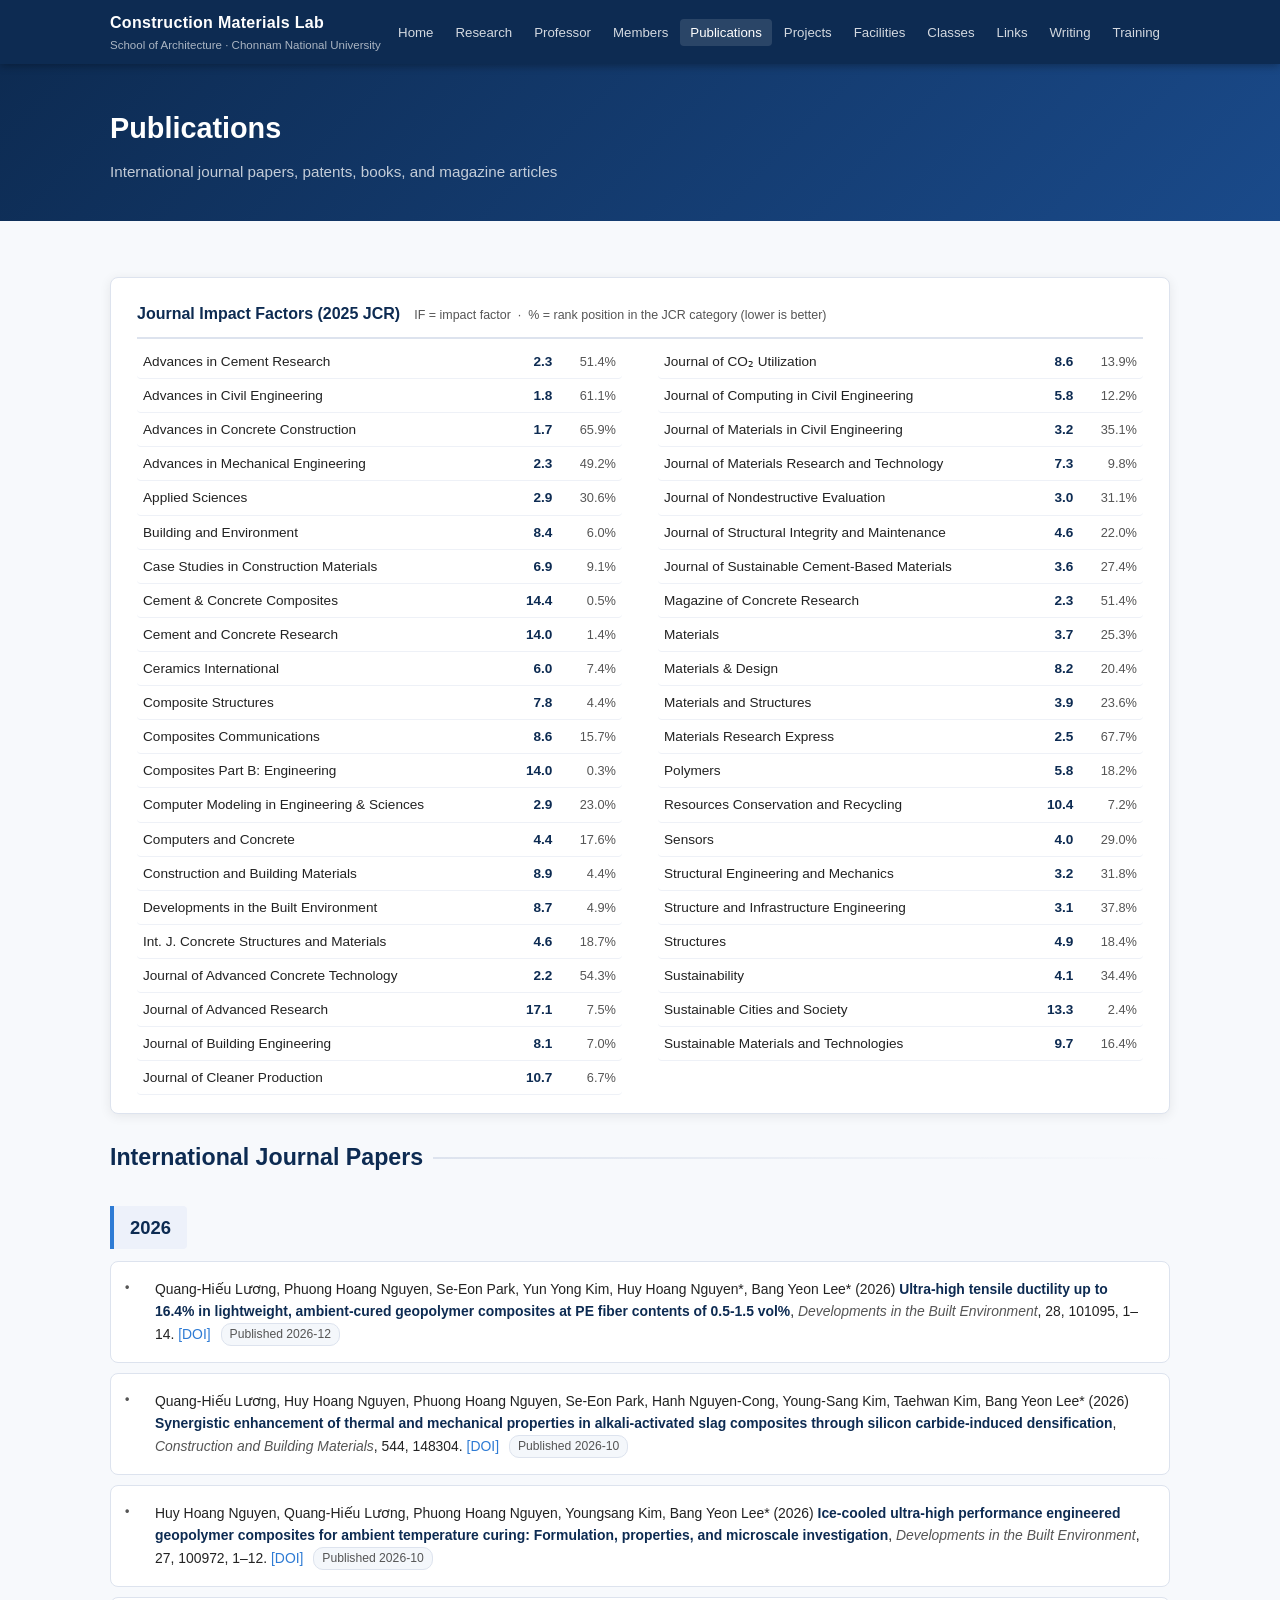
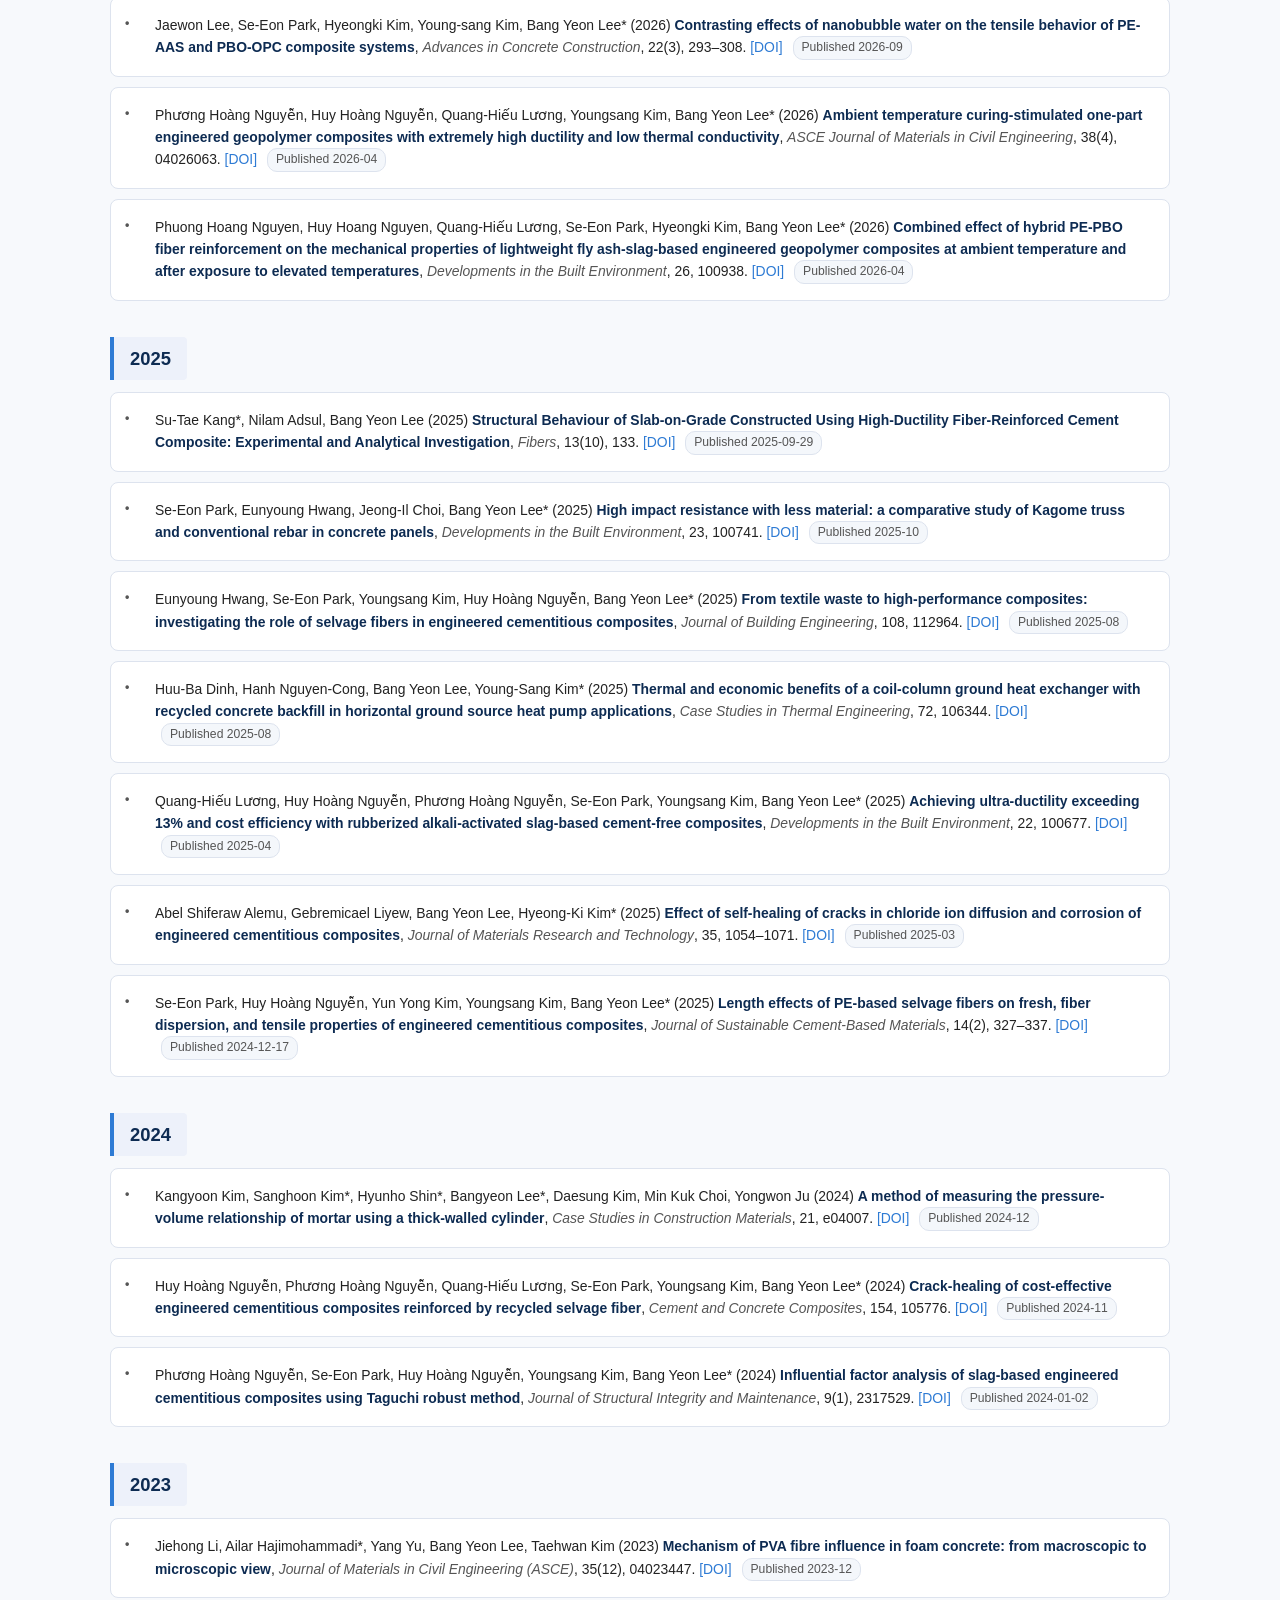
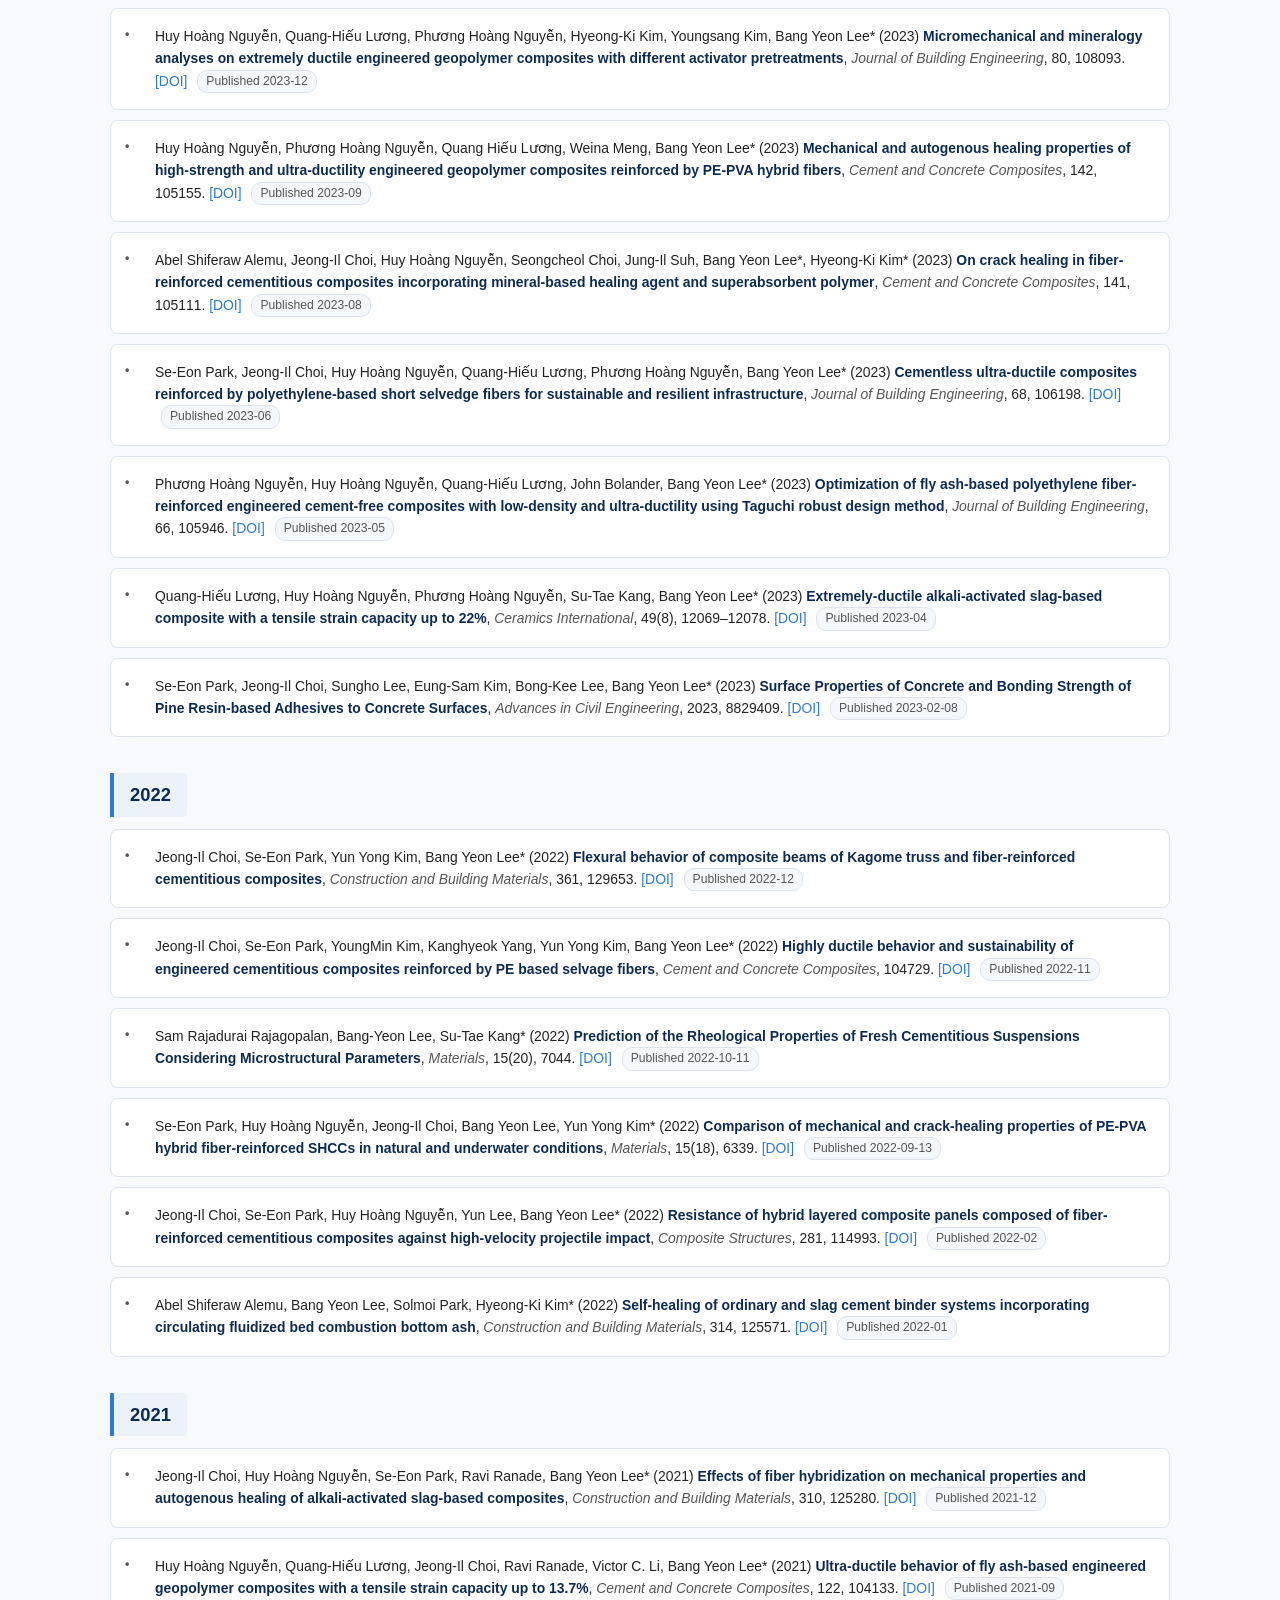
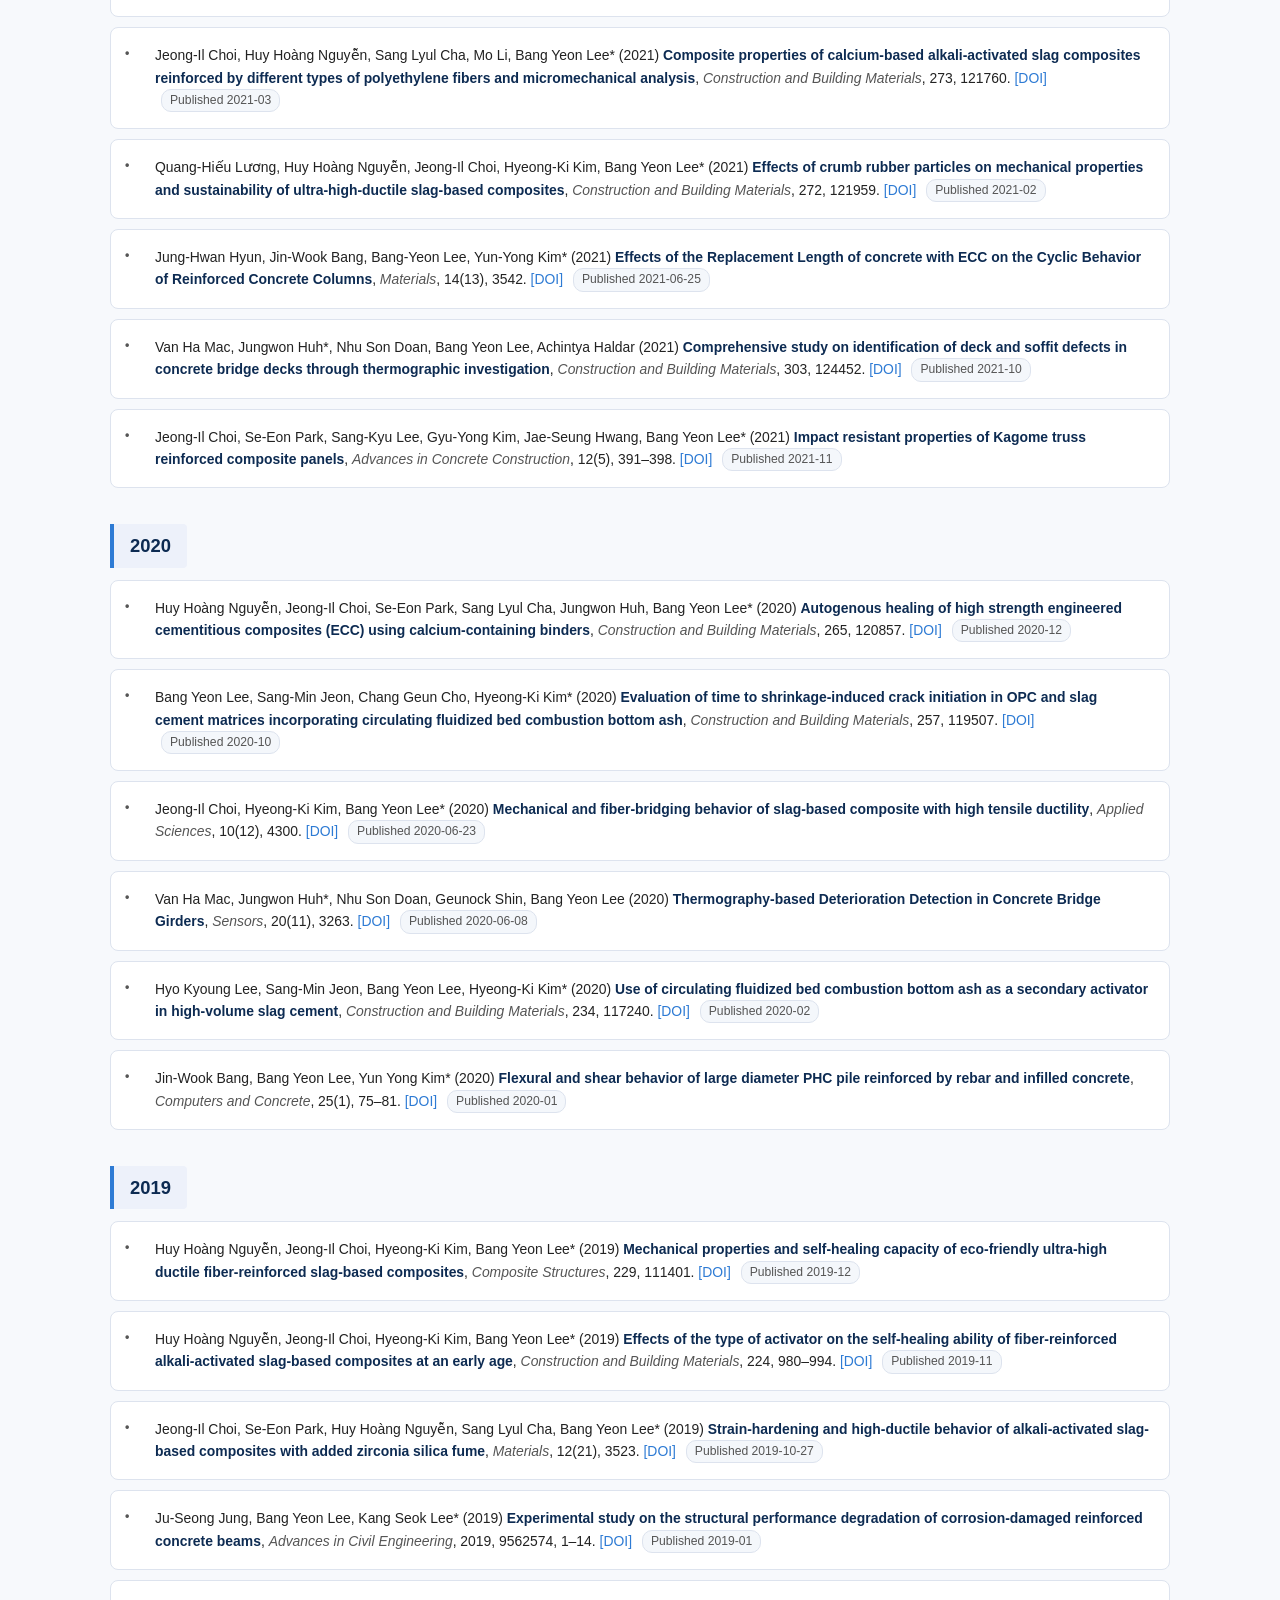
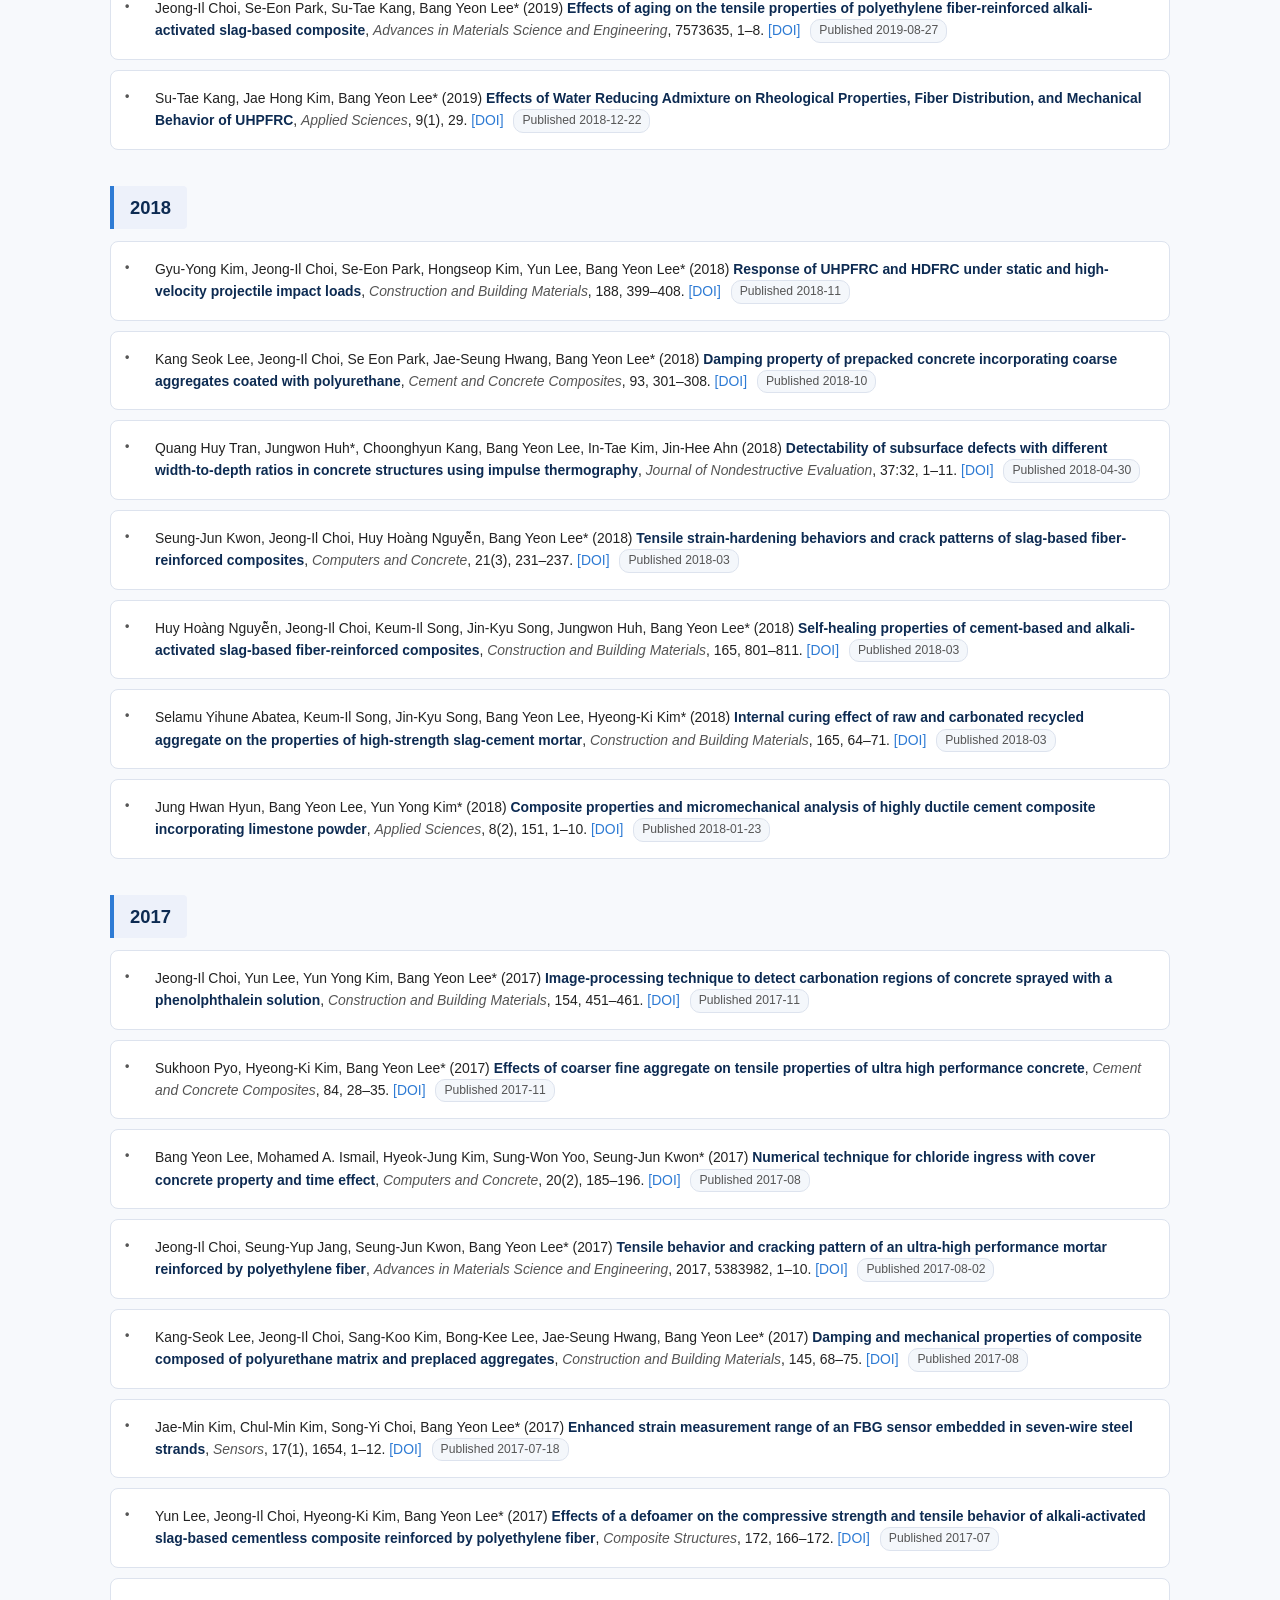
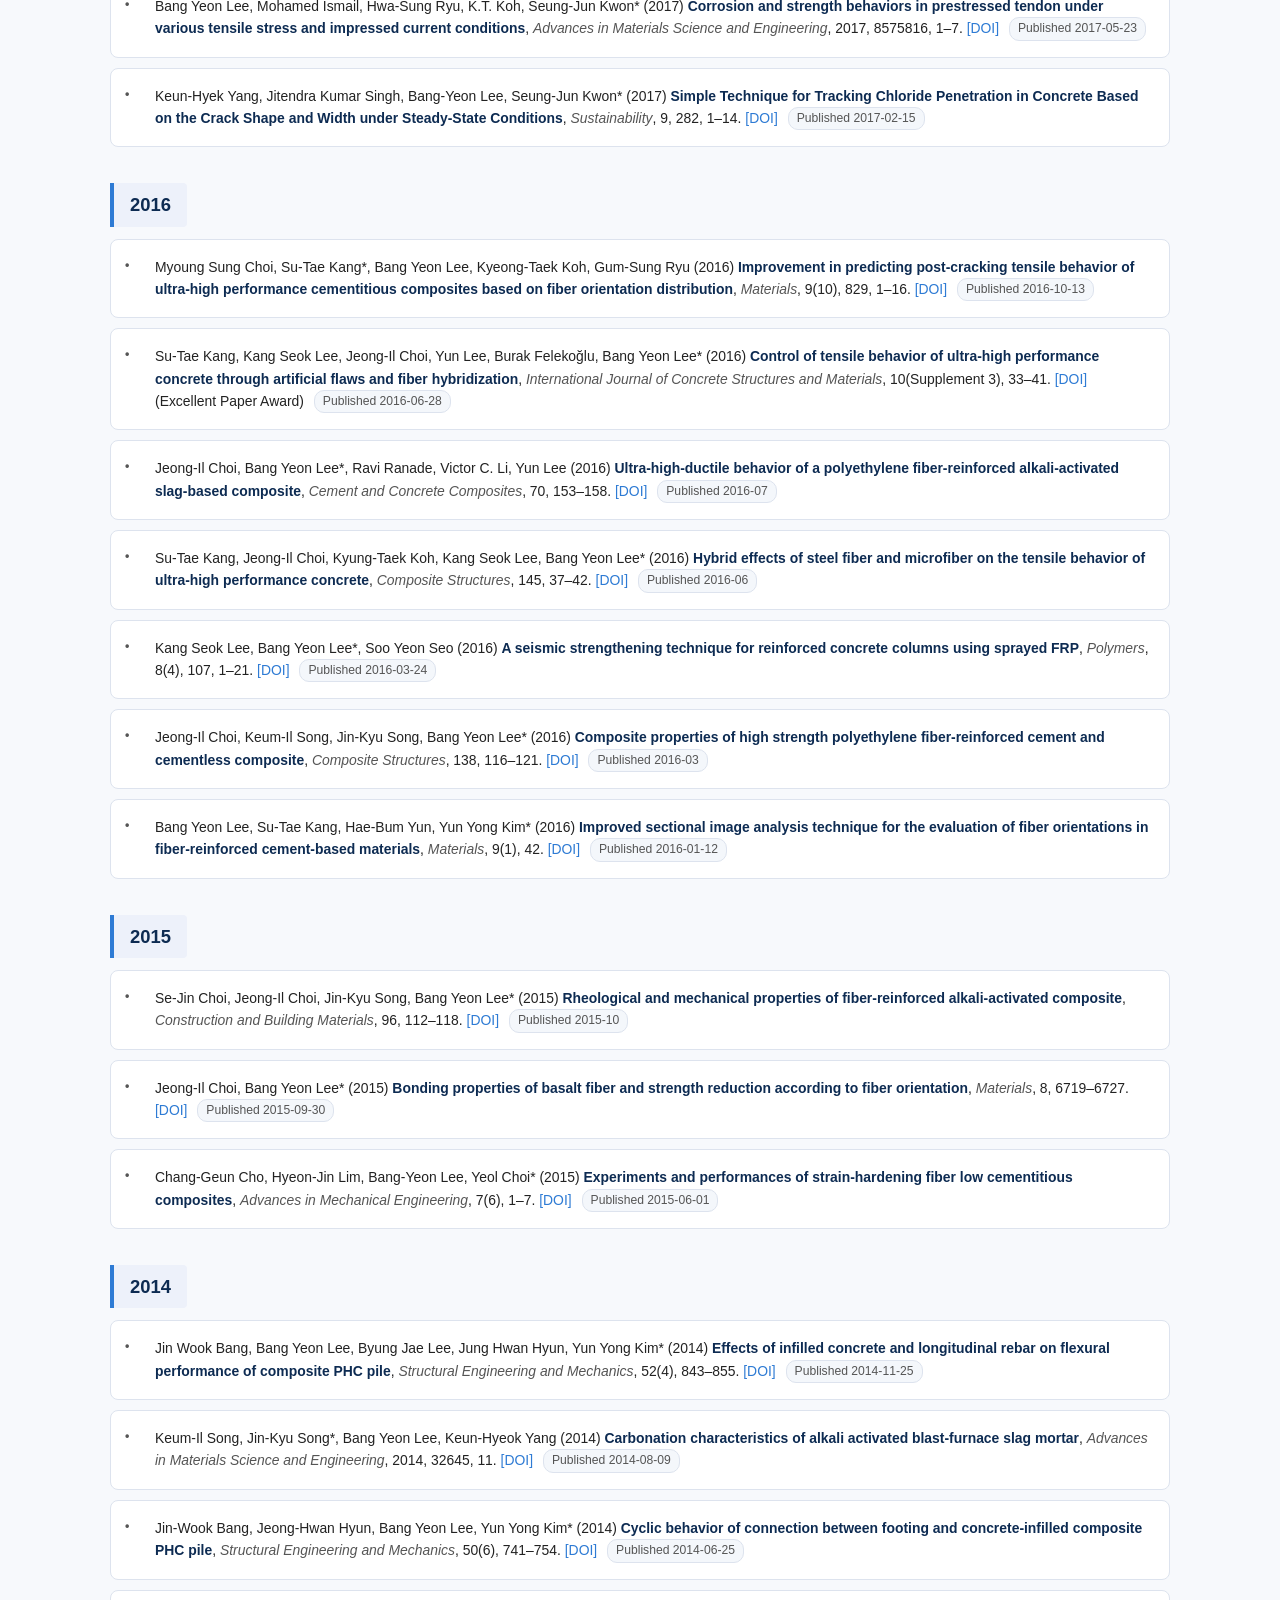
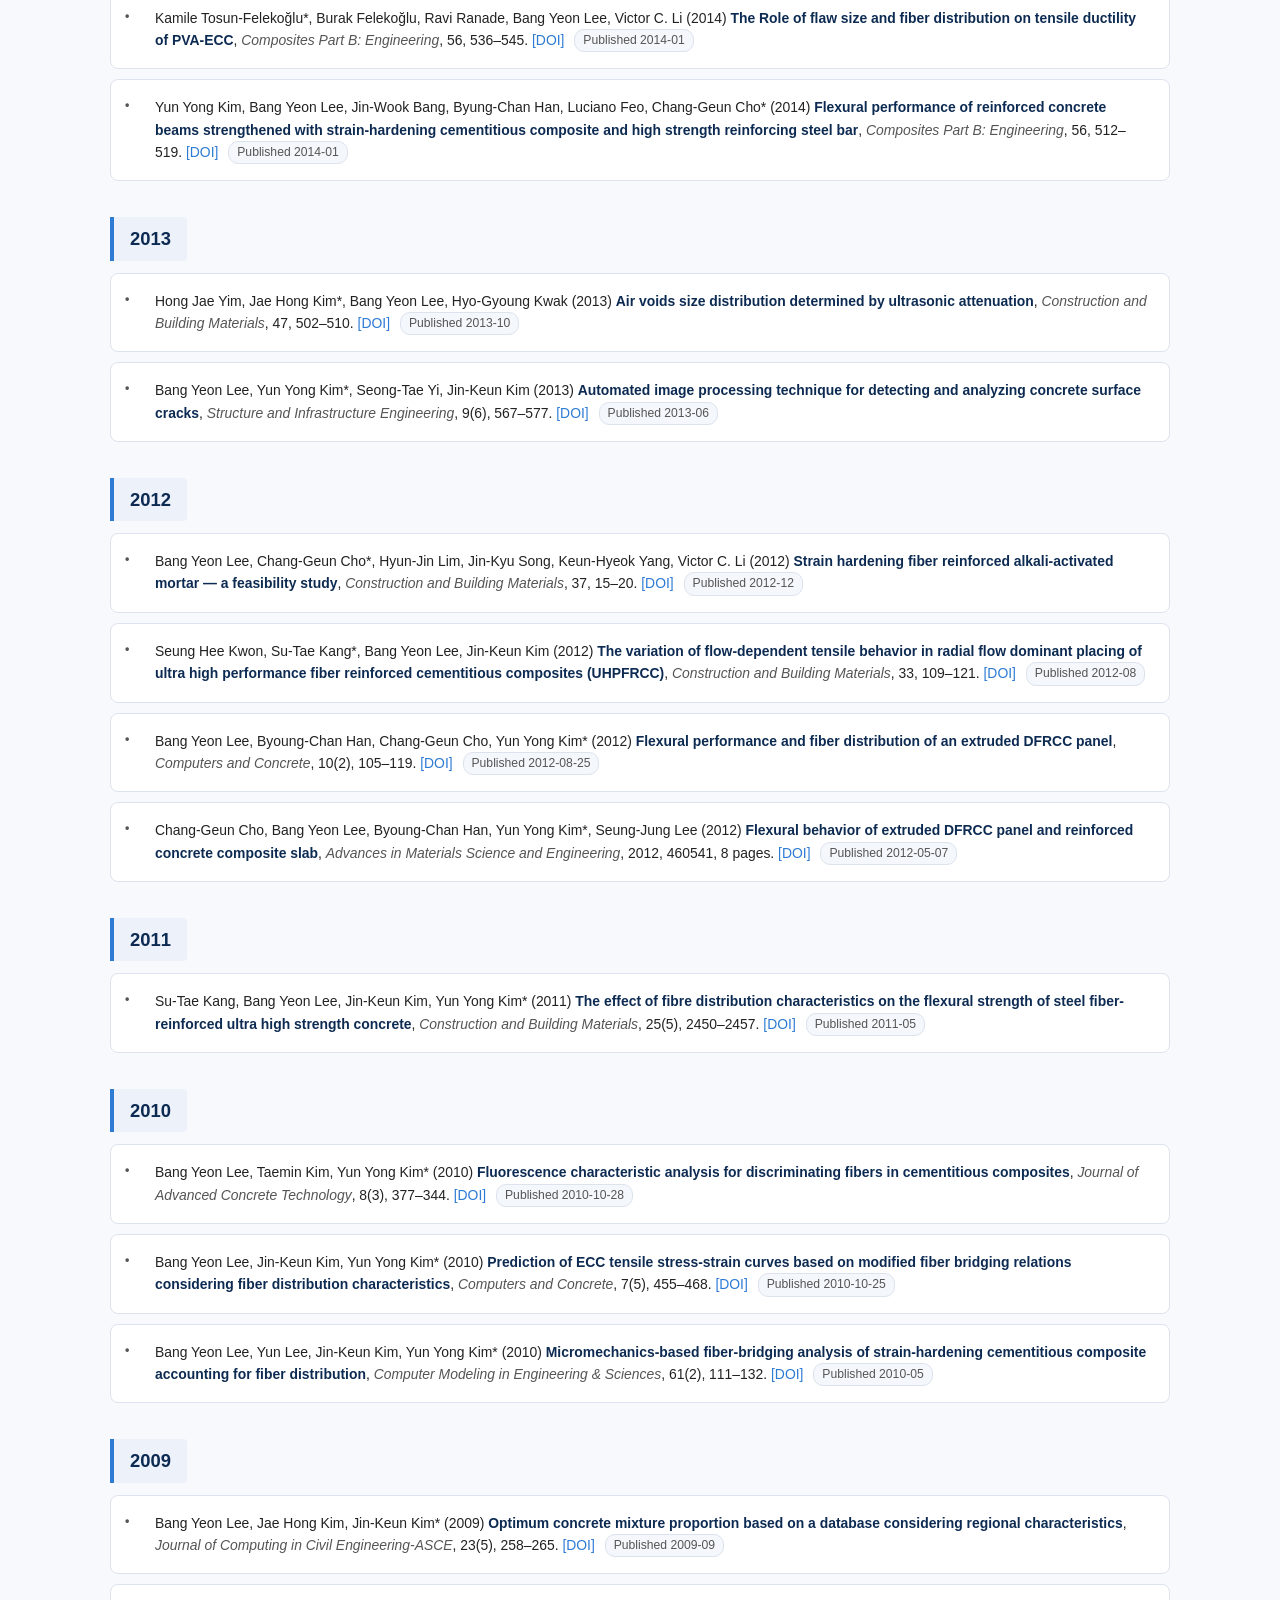
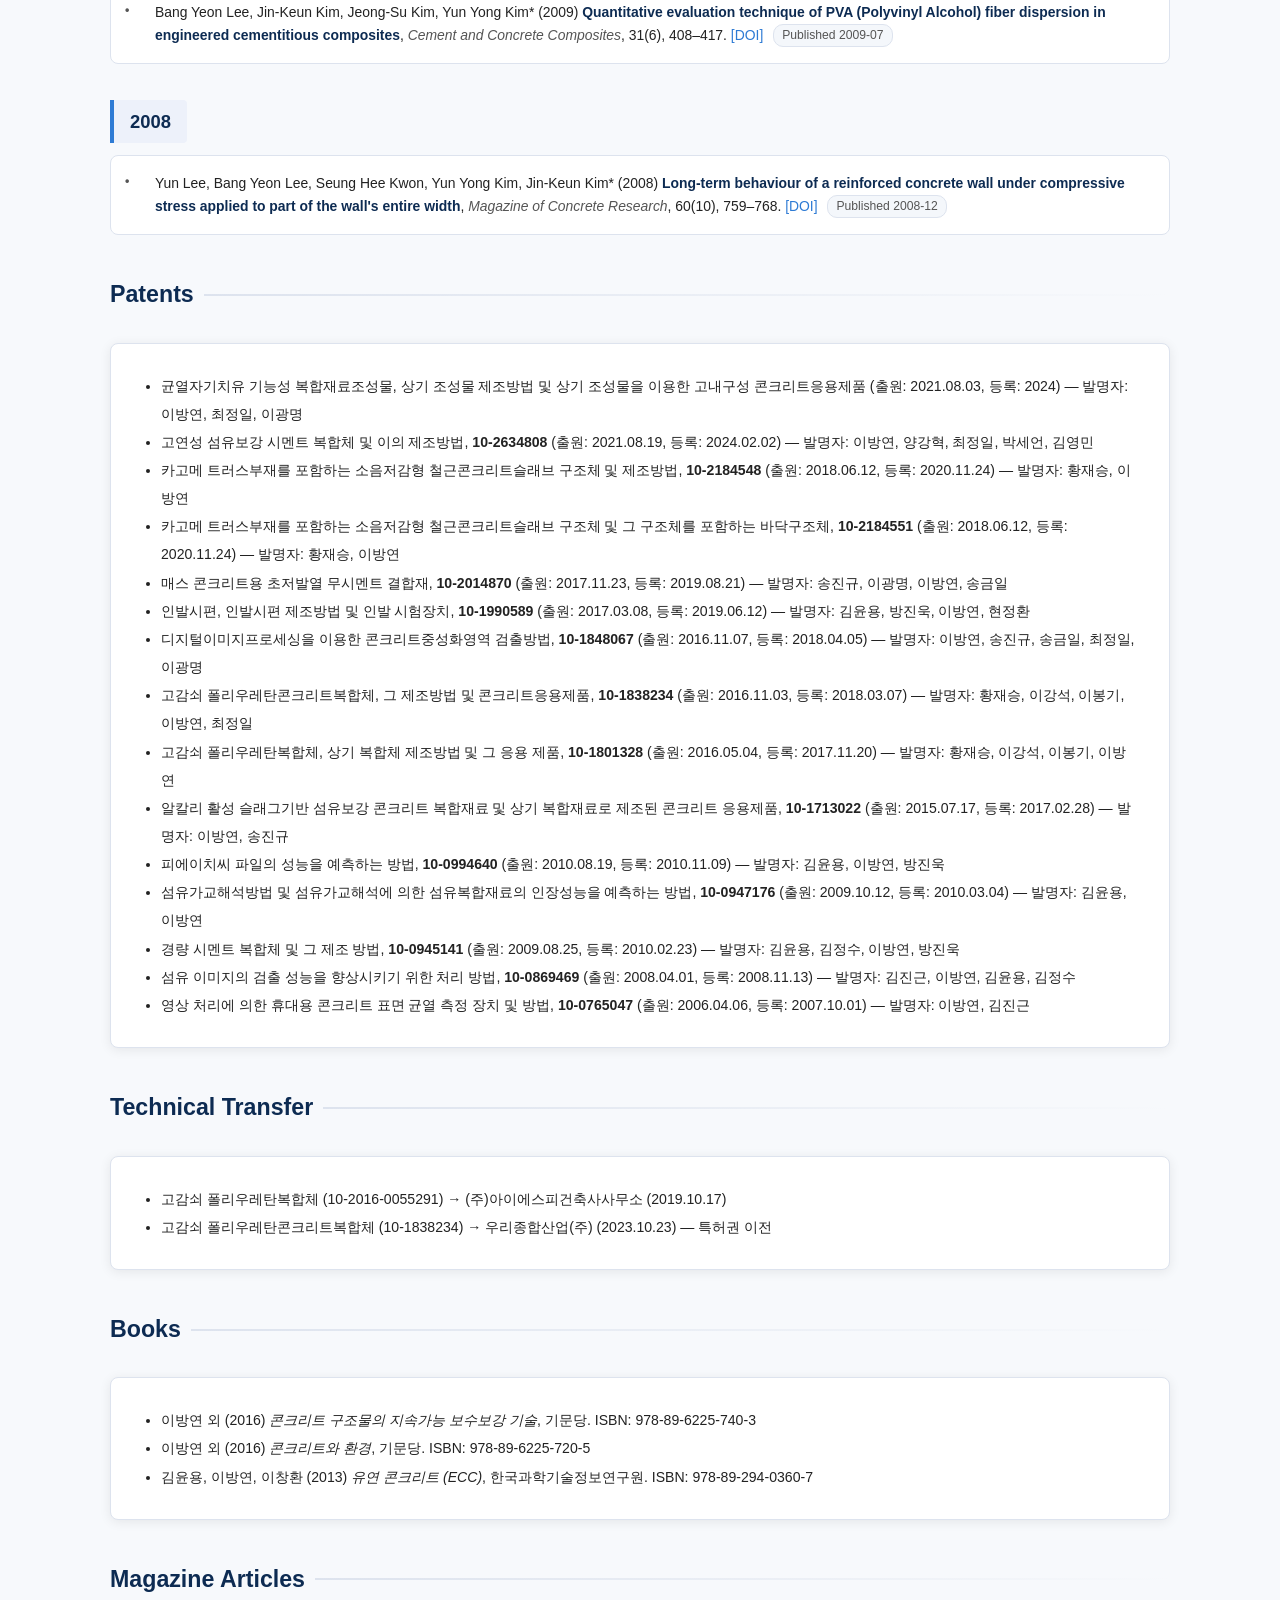
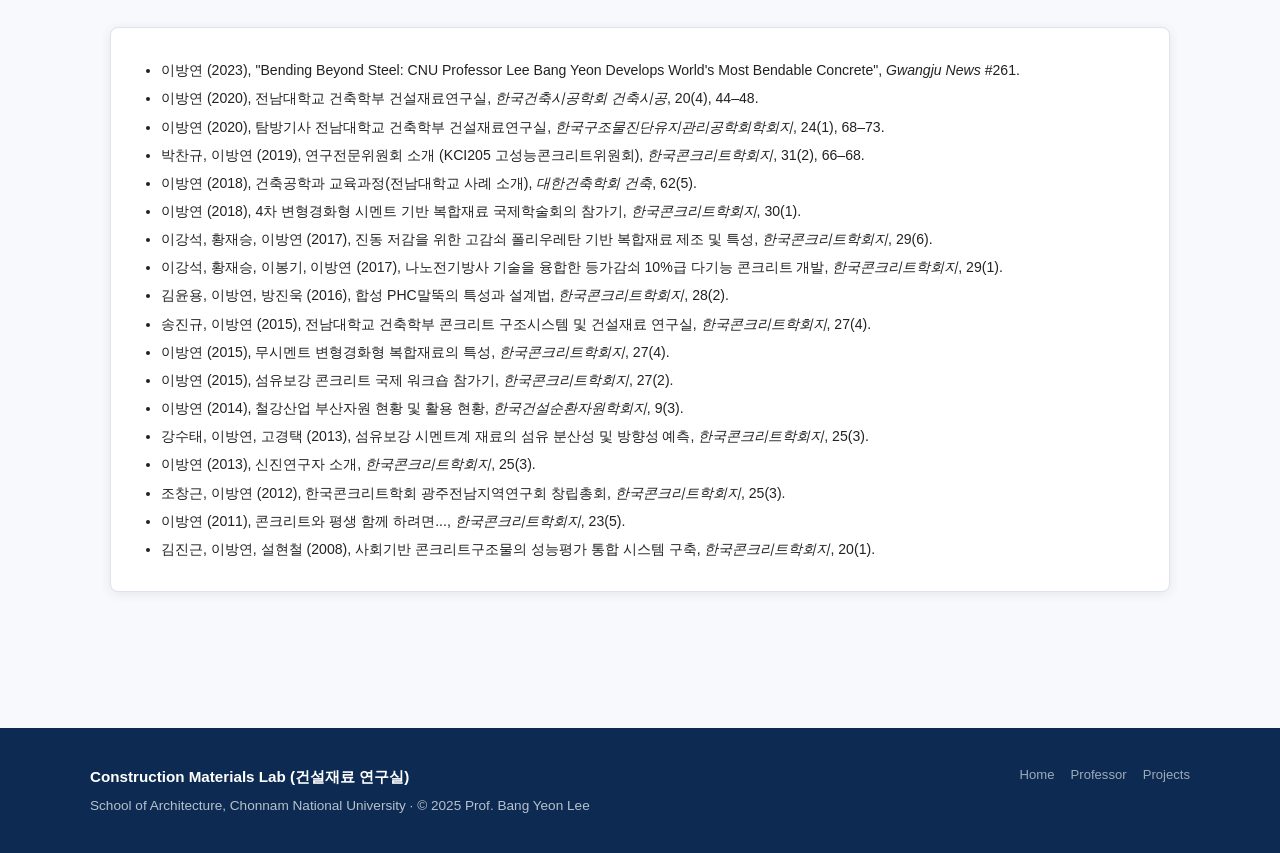
<file: publications.html>
<!DOCTYPE html>
<html lang="en">
<head>
  <meta charset="UTF-8">
  <meta name="viewport" content="width=device-width, initial-scale=1.0">
  <title>Publications — Construction Materials Lab</title>
  <link rel="stylesheet" href="css/style.css">
  <style>
    .year-group { margin-bottom: 36px; }
    .year-label {
      font-size: 1.15rem;
      font-weight: 700;
      color: var(--blue-dark);
      background: #edf1fa;
      padding: 6px 16px;
      border-left: 4px solid var(--blue-light);
      border-radius: 0 4px 4px 0;
      margin-bottom: 12px;
      display: inline-block;
    }
    .filter-bar { display: flex; gap: 10px; flex-wrap: wrap; margin-bottom: 28px; }
    .filter-btn {
      padding: 5px 14px;
      border: 1px solid var(--border);
      border-radius: 16px;
      background: var(--white);
      font-size: 0.83rem;
      cursor: pointer;
      color: var(--text-muted);
      transition: all .15s;
    }
    .filter-btn.active, .filter-btn:hover {
      background: var(--blue-dark);
      color: #fff;
      border-color: var(--blue-dark);
    }
    .pub-date {
      display: inline-block;
      margin-left: 6px;
      padding: 1px 8px;
      border: 1px solid var(--border);
      border-radius: 10px;
      background: #f4f7fb;
      color: var(--text-muted);
      font-size: 0.76rem;
      white-space: nowrap;
      vertical-align: 1px;
    }
    #pub-count { color: var(--text-muted); font-size: 0.88rem; margin-bottom: 16px; }
  </style>
</head>
<body>

<header>
  <div class="header-inner">
    <a href="index.html" class="logo">
      <div class="logo-text">
        <span class="site-name">Construction Materials Lab</span>
        <span class="site-sub">School of Architecture · Chonnam National University</span>
      </div>
    </a>
    <button class="nav-toggle" aria-label="Menu"><span></span><span></span><span></span></button>
    <nav><ul>
      <li><a href="index.html">Home</a></li>
      <li><a href="research.html">Research</a></li>
      <li><a href="professor.html">Professor</a></li>
      <li><a href="members.html">Members</a></li>
      <li><a href="publications.html">Publications</a></li>
      <li><a href="projects.html">Projects</a></li>
      <li><a href="facilities.html">Facilities</a></li>
      <li><a href="classes.html">Classes</a></li>
      <li><a href="links.html">Links</a></li>
      <li><a href="writing.html">Writing</a></li>
      <li><a href="training.html">Training</a></li>
    </ul></nav>
  </div>
</header>

<div class="page-header">
  <div class="container">
    <h1>Publications</h1>
    <p>International journal papers, patents, books, and magazine articles</p>
  </div>
</div>

<main>
<section class="section">
<div class="container">

  <!-- Journal Stats -->
  <div class="info-box jif-box" style="margin-bottom:24px">
    <div class="jif-head">
      <strong>Journal Impact Factors (2025 JCR)</strong>
      <span class="jif-legend">IF = impact factor &nbsp;·&nbsp; % = rank position in the JCR category (lower is better)</span>
    </div>
    <div class="jif-grid">
      <a class="jif" href="https://www.emerald.com/jadcr" target="_blank" rel="noopener" title="Advances in Cement Research — open journal homepage">
        <span class="jif-name">Advances in Cement Research</span><span class="jif-if">2.3</span><span class="jif-rank">51.4%</span>
      </a>
      <a class="jif" href="https://onlinelibrary.wiley.com/journal/7074" target="_blank" rel="noopener" title="Advances in Civil Engineering — open journal homepage">
        <span class="jif-name">Advances in Civil Engineering</span><span class="jif-if">1.8</span><span class="jif-rank">61.1%</span>
      </a>
      <a class="jif" href="http://www.techno-press.org/?journal=acc" target="_blank" rel="noopener" title="Advances in Concrete Construction — open journal homepage">
        <span class="jif-name">Advances in Concrete Construction</span><span class="jif-if">1.7</span><span class="jif-rank">65.9%</span>
      </a>
      <a class="jif" href="https://journals.sagepub.com/home/ade" target="_blank" rel="noopener" title="Advances in Mechanical Engineering — open journal homepage">
        <span class="jif-name">Advances in Mechanical Engineering</span><span class="jif-if">2.3</span><span class="jif-rank">49.2%</span>
      </a>
      <a class="jif" href="https://www.mdpi.com/journal/applsci" target="_blank" rel="noopener" title="Applied Sciences — open journal homepage">
        <span class="jif-name">Applied Sciences</span><span class="jif-if">2.9</span><span class="jif-rank">30.6%</span>
      </a>
      <a class="jif" href="https://www.sciencedirect.com/journal/building-and-environment" target="_blank" rel="noopener" title="Building and Environment — open journal homepage">
        <span class="jif-name">Building and Environment</span><span class="jif-if">8.4</span><span class="jif-rank">6.0%</span>
      </a>
      <a class="jif" href="https://www.sciencedirect.com/journal/case-studies-in-construction-materials" target="_blank" rel="noopener" title="Case Studies in Construction Materials — open journal homepage">
        <span class="jif-name">Case Studies in Construction Materials</span><span class="jif-if">6.9</span><span class="jif-rank">9.1%</span>
      </a>
      <a class="jif" href="https://www.sciencedirect.com/journal/cement-and-concrete-composites" target="_blank" rel="noopener" title="Cement & Concrete Composites — open journal homepage">
        <span class="jif-name">Cement &amp; Concrete Composites</span><span class="jif-if">14.4</span><span class="jif-rank">0.5%</span>
      </a>
      <a class="jif" href="https://www.sciencedirect.com/journal/cement-and-concrete-research" target="_blank" rel="noopener" title="Cement and Concrete Research — open journal homepage">
        <span class="jif-name">Cement and Concrete Research</span><span class="jif-if">14.0</span><span class="jif-rank">1.4%</span>
      </a>
      <a class="jif" href="https://www.sciencedirect.com/journal/ceramics-international" target="_blank" rel="noopener" title="Ceramics International — open journal homepage">
        <span class="jif-name">Ceramics International</span><span class="jif-if">6.0</span><span class="jif-rank">7.4%</span>
      </a>
      <a class="jif" href="https://www.sciencedirect.com/journal/composite-structures" target="_blank" rel="noopener" title="Composite Structures — open journal homepage">
        <span class="jif-name">Composite Structures</span><span class="jif-if">7.8</span><span class="jif-rank">4.4%</span>
      </a>
      <a class="jif" href="https://www.sciencedirect.com/journal/composites-communications" target="_blank" rel="noopener" title="Composites Communications — open journal homepage">
        <span class="jif-name">Composites Communications</span><span class="jif-if">8.6</span><span class="jif-rank">15.7%</span>
      </a>
      <a class="jif" href="https://www.sciencedirect.com/journal/composites-part-b-engineering" target="_blank" rel="noopener" title="Composites Part B: Engineering — open journal homepage">
        <span class="jif-name">Composites Part B: Engineering</span><span class="jif-if">14.0</span><span class="jif-rank">0.3%</span>
      </a>
      <a class="jif" href="https://www.techscience.com/journal/CMES" target="_blank" rel="noopener" title="Computer Modeling in Engineering & Sciences — open journal homepage">
        <span class="jif-name">Computer Modeling in Engineering &amp; Sciences</span><span class="jif-if">2.9</span><span class="jif-rank">23.0%</span>
      </a>
      <a class="jif" href="http://www.techno-press.org/?journal=cac" target="_blank" rel="noopener" title="Computers and Concrete — open journal homepage">
        <span class="jif-name">Computers and Concrete</span><span class="jif-if">4.4</span><span class="jif-rank">17.6%</span>
      </a>
      <a class="jif" href="https://www.sciencedirect.com/journal/construction-and-building-materials" target="_blank" rel="noopener" title="Construction and Building Materials — open journal homepage">
        <span class="jif-name">Construction and Building Materials</span><span class="jif-if">8.9</span><span class="jif-rank">4.4%</span>
      </a>
      <a class="jif" href="https://www.sciencedirect.com/journal/developments-in-the-built-environment" target="_blank" rel="noopener" title="Developments in the Built Environment — open journal homepage">
        <span class="jif-name">Developments in the Built Environment</span><span class="jif-if">8.7</span><span class="jif-rank">4.9%</span>
      </a>
      <a class="jif" href="https://link.springer.com/journal/40069" target="_blank" rel="noopener" title="Int. J. Concrete Structures and Materials — open journal homepage">
        <span class="jif-name">Int. J. Concrete Structures and Materials</span><span class="jif-if">4.6</span><span class="jif-rank">18.7%</span>
      </a>
      <a class="jif" href="https://www.jstage.jst.go.jp/browse/jact" target="_blank" rel="noopener" title="Journal of Advanced Concrete Technology — open journal homepage">
        <span class="jif-name">Journal of Advanced Concrete Technology</span><span class="jif-if">2.2</span><span class="jif-rank">54.3%</span>
      </a>
      <a class="jif" href="https://www.sciencedirect.com/journal/journal-of-advanced-research" target="_blank" rel="noopener" title="Journal of Advanced Research — open journal homepage">
        <span class="jif-name">Journal of Advanced Research</span><span class="jif-if">17.1</span><span class="jif-rank">7.5%</span>
      </a>
      <a class="jif" href="https://www.sciencedirect.com/journal/journal-of-building-engineering" target="_blank" rel="noopener" title="Journal of Building Engineering — open journal homepage">
        <span class="jif-name">Journal of Building Engineering</span><span class="jif-if">8.1</span><span class="jif-rank">7.0%</span>
      </a>
      <a class="jif" href="https://www.sciencedirect.com/journal/journal-of-cleaner-production" target="_blank" rel="noopener" title="Journal of Cleaner Production — open journal homepage">
        <span class="jif-name">Journal of Cleaner Production</span><span class="jif-if">10.7</span><span class="jif-rank">6.7%</span>
      </a>
      <a class="jif" href="https://www.sciencedirect.com/journal/journal-of-co2-utilization" target="_blank" rel="noopener" title="Journal of CO₂ Utilization — open journal homepage">
        <span class="jif-name">Journal of CO₂ Utilization</span><span class="jif-if">8.6</span><span class="jif-rank">13.9%</span>
      </a>
      <a class="jif" href="https://ascelibrary.org/journal/jccee5" target="_blank" rel="noopener" title="Journal of Computing in Civil Engineering — open journal homepage">
        <span class="jif-name">Journal of Computing in Civil Engineering</span><span class="jif-if">5.8</span><span class="jif-rank">12.2%</span>
      </a>
      <a class="jif" href="https://ascelibrary.org/journal/jmcee7" target="_blank" rel="noopener" title="Journal of Materials in Civil Engineering — open journal homepage">
        <span class="jif-name">Journal of Materials in Civil Engineering</span><span class="jif-if">3.2</span><span class="jif-rank">35.1%</span>
      </a>
      <a class="jif" href="https://www.sciencedirect.com/journal/journal-of-materials-research-and-technology" target="_blank" rel="noopener" title="Journal of Materials Research and Technology — open journal homepage">
        <span class="jif-name">Journal of Materials Research and Technology</span><span class="jif-if">7.3</span><span class="jif-rank">9.8%</span>
      </a>
      <a class="jif" href="https://link.springer.com/journal/10921" target="_blank" rel="noopener" title="Journal of Nondestructive Evaluation — open journal homepage">
        <span class="jif-name">Journal of Nondestructive Evaluation</span><span class="jif-if">3.0</span><span class="jif-rank">31.1%</span>
      </a>
      <a class="jif" href="https://www.tandfonline.com/journals/tstr20" target="_blank" rel="noopener" title="Journal of Structural Integrity and Maintenance — open journal homepage">
        <span class="jif-name">Journal of Structural Integrity and Maintenance</span><span class="jif-if">4.6</span><span class="jif-rank">22.0%</span>
      </a>
      <a class="jif" href="https://www.tandfonline.com/journals/tscm20" target="_blank" rel="noopener" title="Journal of Sustainable Cement-Based Materials — open journal homepage">
        <span class="jif-name">Journal of Sustainable Cement-Based Materials</span><span class="jif-if">3.6</span><span class="jif-rank">27.4%</span>
      </a>
      <a class="jif" href="https://www.emerald.com/jmacr" target="_blank" rel="noopener" title="Magazine of Concrete Research — open journal homepage">
        <span class="jif-name">Magazine of Concrete Research</span><span class="jif-if">2.3</span><span class="jif-rank">51.4%</span>
      </a>
      <a class="jif" href="https://www.mdpi.com/journal/materials" target="_blank" rel="noopener" title="Materials — open journal homepage">
        <span class="jif-name">Materials</span><span class="jif-if">3.7</span><span class="jif-rank">25.3%</span>
      </a>
      <a class="jif" href="https://www.sciencedirect.com/journal/materials-and-design" target="_blank" rel="noopener" title="Materials & Design — open journal homepage">
        <span class="jif-name">Materials &amp; Design</span><span class="jif-if">8.2</span><span class="jif-rank">20.4%</span>
      </a>
      <a class="jif" href="https://link.springer.com/journal/11527" target="_blank" rel="noopener" title="Materials and Structures — open journal homepage">
        <span class="jif-name">Materials and Structures</span><span class="jif-if">3.9</span><span class="jif-rank">23.6%</span>
      </a>
      <a class="jif" href="https://iopscience.iop.org/journal/2053-1591" target="_blank" rel="noopener" title="Materials Research Express — open journal homepage">
        <span class="jif-name">Materials Research Express</span><span class="jif-if">2.5</span><span class="jif-rank">67.7%</span>
      </a>
      <a class="jif" href="https://www.mdpi.com/journal/polymers" target="_blank" rel="noopener" title="Polymers — open journal homepage">
        <span class="jif-name">Polymers</span><span class="jif-if">5.8</span><span class="jif-rank">18.2%</span>
      </a>
      <a class="jif" href="https://www.sciencedirect.com/journal/resources-conservation-and-recycling" target="_blank" rel="noopener" title="Resources Conservation and Recycling — open journal homepage">
        <span class="jif-name">Resources Conservation and Recycling</span><span class="jif-if">10.4</span><span class="jif-rank">7.2%</span>
      </a>
      <a class="jif" href="https://www.mdpi.com/journal/sensors" target="_blank" rel="noopener" title="Sensors — open journal homepage">
        <span class="jif-name">Sensors</span><span class="jif-if">4.0</span><span class="jif-rank">29.0%</span>
      </a>
      <a class="jif" href="http://www.techno-press.org/?journal=sem" target="_blank" rel="noopener" title="Structural Engineering and Mechanics — open journal homepage">
        <span class="jif-name">Structural Engineering and Mechanics</span><span class="jif-if">3.2</span><span class="jif-rank">31.8%</span>
      </a>
      <a class="jif" href="https://www.tandfonline.com/journals/nsie20" target="_blank" rel="noopener" title="Structure and Infrastructure Engineering — open journal homepage">
        <span class="jif-name">Structure and Infrastructure Engineering</span><span class="jif-if">3.1</span><span class="jif-rank">37.8%</span>
      </a>
      <a class="jif" href="https://www.sciencedirect.com/journal/structures" target="_blank" rel="noopener" title="Structures — open journal homepage">
        <span class="jif-name">Structures</span><span class="jif-if">4.9</span><span class="jif-rank">18.4%</span>
      </a>
      <a class="jif" href="https://www.mdpi.com/journal/sustainability" target="_blank" rel="noopener" title="Sustainability — open journal homepage">
        <span class="jif-name">Sustainability</span><span class="jif-if">4.1</span><span class="jif-rank">34.4%</span>
      </a>
      <a class="jif" href="https://www.sciencedirect.com/journal/sustainable-cities-and-society" target="_blank" rel="noopener" title="Sustainable Cities and Society — open journal homepage">
        <span class="jif-name">Sustainable Cities and Society</span><span class="jif-if">13.3</span><span class="jif-rank">2.4%</span>
      </a>
      <a class="jif" href="https://www.sciencedirect.com/journal/sustainable-materials-and-technologies" target="_blank" rel="noopener" title="Sustainable Materials and Technologies — open journal homepage">
        <span class="jif-name">Sustainable Materials and Technologies</span><span class="jif-if">9.7</span><span class="jif-rank">16.4%</span>
      </a>
    </div>
  </div>

  <h2 class="section-title">International Journal Papers</h2>

  <!-- 2026 -->
  <div class="year-group">
    <div class="year-label">2026</div>
    <ul class="pub-list">
      <li class="pub-item" data-n="•">
        Quang-Hiếu Lương, Phuong Hoang Nguyen, Se-Eon Park, Yun Yong Kim, Huy Hoang Nguyen*, Bang Yeon Lee* (2026)
        <span class="pub-title">Ultra-high tensile ductility up to 16.4% in lightweight, ambient-cured geopolymer composites at PE fiber contents of 0.5-1.5 vol%</span>,
        <span class="pub-journal">Developments in the Built Environment</span>, 28, 101095, 1–14.
        <a href="https://doi.org/10.1016/j.dibe.2026.101095" target="_blank" rel="noopener">[DOI]</a>
        <span class="pub-date">Published 2026-12</span>
      </li>
      <li class="pub-item" data-n="•">
        Quang-Hiếu Lương, Huy Hoang Nguyen, Phuong Hoang Nguyen, Se-Eon Park, Hanh Nguyen-Cong, Young-Sang Kim, Taehwan Kim, Bang Yeon Lee* (2026)
        <span class="pub-title">Synergistic enhancement of thermal and mechanical properties in alkali-activated slag composites through silicon carbide-induced densification</span>,
        <span class="pub-journal">Construction and Building Materials</span>, 544, 148304.
        <a href="https://doi.org/10.1016/j.conbuildmat.2026.148304" target="_blank" rel="noopener">[DOI]</a>
        <span class="pub-date">Published 2026-10</span>
      </li>
      <li class="pub-item" data-n="•">
        Huy Hoang Nguyen, Quang-Hiếu Lương, Phuong Hoang Nguyen, Youngsang Kim, Bang Yeon Lee* (2026)
        <span class="pub-title">Ice-cooled ultra-high performance engineered geopolymer composites for ambient temperature curing: Formulation, properties, and microscale investigation</span>,
        <span class="pub-journal">Developments in the Built Environment</span>, 27, 100972, 1–12.
        <a href="https://doi.org/10.1016/j.dibe.2026.100972" target="_blank" rel="noopener">[DOI]</a>
        <span class="pub-date">Published 2026-10</span>
      </li>
      <li class="pub-item" data-n="•">
        Jaewon Lee, Se-Eon Park, Hyeongki Kim, Young-sang Kim, Bang Yeon Lee* (2026)
        <span class="pub-title">Contrasting effects of nanobubble water on the tensile behavior of PE-AAS and PBO-OPC composite systems</span>,
        <span class="pub-journal">Advances in Concrete Construction</span>, 22(3), 293–308.
        <a href="https://doi.org/10.12989/acc.2026.22.3.01" target="_blank" rel="noopener">[DOI]</a>
        <span class="pub-date">Published 2026-09</span>
      </li>
      <li class="pub-item" data-n="•">
        Phương Hoàng Nguyễn, Huy Hoàng Nguyễn, Quang-Hiếu Lương, Youngsang Kim, Bang Yeon Lee* (2026)
        <span class="pub-title">Ambient temperature curing-stimulated one-part engineered geopolymer composites with extremely high ductility and low thermal conductivity</span>,
        <span class="pub-journal">ASCE Journal of Materials in Civil Engineering</span>, 38(4), 04026063.
        <a href="https://doi.org/10.1061/JMCEE7.MTENG-22099" target="_blank" rel="noopener">[DOI]</a>
        <span class="pub-date">Published 2026-04</span>
      </li>
      <li class="pub-item" data-n="•">
        Phuong Hoang Nguyen, Huy Hoang Nguyen, Quang-Hiếu Lương, Se-Eon Park, Hyeongki Kim, Bang Yeon Lee* (2026)
        <span class="pub-title">Combined effect of hybrid PE-PBO fiber reinforcement on the mechanical properties of lightweight fly ash-slag-based engineered geopolymer composites at ambient temperature and after exposure to elevated temperatures</span>,
        <span class="pub-journal">Developments in the Built Environment</span>, 26, 100938.
        <a href="https://doi.org/10.1016/j.dibe.2026.100938" target="_blank" rel="noopener">[DOI]</a>
        <span class="pub-date">Published 2026-04</span>
      </li>
    </ul>
  </div>

  <!-- 2025 -->
  <div class="year-group">
    <div class="year-label">2025</div>
    <ul class="pub-list">
      <li class="pub-item" data-n="•">
        Su-Tae Kang*, Nilam Adsul, Bang Yeon Lee (2025)
        <span class="pub-title">Structural Behaviour of Slab-on-Grade Constructed Using High-Ductility Fiber-Reinforced Cement Composite: Experimental and Analytical Investigation</span>,
        <span class="pub-journal">Fibers</span>, 13(10), 133.
        <a href="https://doi.org/10.3390/fib13100133" target="_blank" rel="noopener">[DOI]</a>
        <span class="pub-date">Published 2025-09-29</span>
      </li>
      <li class="pub-item" data-n="•">
        Se-Eon Park, Eunyoung Hwang, Jeong-Il Choi, Bang Yeon Lee* (2025)
        <span class="pub-title">High impact resistance with less material: a comparative study of Kagome truss and conventional rebar in concrete panels</span>,
        <span class="pub-journal">Developments in the Built Environment</span>, 23, 100741.
        <a href="https://doi.org/10.1016/j.dibe.2025.100741" target="_blank" rel="noopener">[DOI]</a>
        <span class="pub-date">Published 2025-10</span>
      </li>
      <li class="pub-item" data-n="•">
        Eunyoung Hwang, Se-Eon Park, Youngsang Kim, Huy Hoàng Nguyễn, Bang Yeon Lee* (2025)
        <span class="pub-title">From textile waste to high-performance composites: investigating the role of selvage fibers in engineered cementitious composites</span>,
        <span class="pub-journal">Journal of Building Engineering</span>, 108, 112964.
        <a href="https://doi.org/10.1016/j.jobe.2025.112964" target="_blank" rel="noopener">[DOI]</a>
        <span class="pub-date">Published 2025-08</span>
      </li>
      <li class="pub-item" data-n="•">
        Huu-Ba Dinh, Hanh Nguyen-Cong, Bang Yeon Lee, Young-Sang Kim* (2025)
        <span class="pub-title">Thermal and economic benefits of a coil-column ground heat exchanger with recycled concrete backfill in horizontal ground source heat pump applications</span>,
        <span class="pub-journal">Case Studies in Thermal Engineering</span>, 72, 106344.
        <a href="https://doi.org/10.1016/j.csite.2025.106344" target="_blank" rel="noopener">[DOI]</a>
        <span class="pub-date">Published 2025-08</span>
      </li>
      <li class="pub-item" data-n="•">
        Quang-Hiếu Lương, Huy Hoàng Nguyễn, Phương Hoàng Nguyễn, Se-Eon Park, Youngsang Kim, Bang Yeon Lee* (2025)
        <span class="pub-title">Achieving ultra-ductility exceeding 13% and cost efficiency with rubberized alkali-activated slag-based cement-free composites</span>,
        <span class="pub-journal">Developments in the Built Environment</span>, 22, 100677.
        <a href="https://doi.org/10.1016/j.dibe.2025.100677" target="_blank" rel="noopener">[DOI]</a>
        <span class="pub-date">Published 2025-04</span>
      </li>
      <li class="pub-item" data-n="•">
        Abel Shiferaw Alemu, Gebremicael Liyew, Bang Yeon Lee, Hyeong-Ki Kim* (2025)
        <span class="pub-title">Effect of self-healing of cracks in chloride ion diffusion and corrosion of engineered cementitious composites</span>,
        <span class="pub-journal">Journal of Materials Research and Technology</span>, 35, 1054–1071.
        <a href="https://doi.org/10.1016/j.jmrt.2025.01.037" target="_blank" rel="noopener">[DOI]</a>
        <span class="pub-date">Published 2025-03</span>
      </li>
      <li class="pub-item" data-n="•">
        Se-Eon Park, Huy Hoàng Nguyễn, Yun Yong Kim, Youngsang Kim, Bang Yeon Lee* (2025)
        <span class="pub-title">Length effects of PE-based selvage fibers on fresh, fiber dispersion, and tensile properties of engineered cementitious composites</span>,
        <span class="pub-journal">Journal of Sustainable Cement-Based Materials</span>, 14(2), 327–337.
        <a href="https://doi.org/10.1080/21650373.2024.2441432" target="_blank" rel="noopener">[DOI]</a>
        <span class="pub-date">Published 2024-12-17</span>
      </li>
    </ul>
  </div>

  <!-- 2024 -->
  <div class="year-group">
    <div class="year-label">2024</div>
    <ul class="pub-list">
      <li class="pub-item" data-n="•">
        Kangyoon Kim, Sanghoon Kim*, Hyunho Shin*, Bangyeon Lee*, Daesung Kim, Min Kuk Choi, Yongwon Ju (2024)
        <span class="pub-title">A method of measuring the pressure-volume relationship of mortar using a thick-walled cylinder</span>,
        <span class="pub-journal">Case Studies in Construction Materials</span>, 21, e04007.
        <a href="https://doi.org/10.1016/j.cscm.2024.e04007" target="_blank" rel="noopener">[DOI]</a>
        <span class="pub-date">Published 2024-12</span>
      </li>
      <li class="pub-item" data-n="•">
        Huy Hoàng Nguyễn, Phương Hoàng Nguyễn, Quang-Hiếu Lương, Se-Eon Park, Youngsang Kim, Bang Yeon Lee* (2024)
        <span class="pub-title">Crack-healing of cost-effective engineered cementitious composites reinforced by recycled selvage fiber</span>,
        <span class="pub-journal">Cement and Concrete Composites</span>, 154, 105776.
        <a href="https://doi.org/10.1016/j.cemconcomp.2024.105776" target="_blank" rel="noopener">[DOI]</a>
        <span class="pub-date">Published 2024-11</span>
      </li>
      <li class="pub-item" data-n="•">
        Phương Hoàng Nguyễn, Se-Eon Park, Huy Hoàng Nguyễn, Youngsang Kim, Bang Yeon Lee* (2024)
        <span class="pub-title">Influential factor analysis of slag-based engineered cementitious composites using Taguchi robust method</span>,
        <span class="pub-journal">Journal of Structural Integrity and Maintenance</span>, 9(1), 2317529.
        <a href="https://doi.org/10.1080/24705314.2024.2317529" target="_blank" rel="noopener">[DOI]</a>
        <span class="pub-date">Published 2024-01-02</span>
      </li>
    </ul>
  </div>

  <!-- 2023 -->
  <div class="year-group">
    <div class="year-label">2023</div>
    <ul class="pub-list">
      <li class="pub-item" data-n="•">
        Jiehong Li, Ailar Hajimohammadi*, Yang Yu, Bang Yeon Lee, Taehwan Kim (2023)
        <span class="pub-title">Mechanism of PVA fibre influence in foam concrete: from macroscopic to microscopic view</span>,
        <span class="pub-journal">Journal of Materials in Civil Engineering (ASCE)</span>, 35(12), 04023447.
        <a href="https://doi.org/10.1061/JMCEE7.MTENG-16124" target="_blank" rel="noopener">[DOI]</a>
        <span class="pub-date">Published 2023-12</span>
      </li>
      <li class="pub-item" data-n="•">
        Huy Hoàng Nguyễn, Quang-Hiếu Lương, Phương Hoàng Nguyễn, Hyeong-Ki Kim, Youngsang Kim, Bang Yeon Lee* (2023)
        <span class="pub-title">Micromechanical and mineralogy analyses on extremely ductile engineered geopolymer composites with different activator pretreatments</span>,
        <span class="pub-journal">Journal of Building Engineering</span>, 80, 108093.
        <a href="https://doi.org/10.1016/j.jobe.2023.108093" target="_blank" rel="noopener">[DOI]</a>
        <span class="pub-date">Published 2023-12</span>
      </li>
      <li class="pub-item" data-n="•">
        Huy Hoàng Nguyễn, Phương Hoàng Nguyễn, Quang Hiếu Lương, Weina Meng, Bang Yeon Lee* (2023)
        <span class="pub-title">Mechanical and autogenous healing properties of high-strength and ultra-ductility engineered geopolymer composites reinforced by PE-PVA hybrid fibers</span>,
        <span class="pub-journal">Cement and Concrete Composites</span>, 142, 105155.
        <a href="https://doi.org/10.1016/j.cemconcomp.2023.105155" target="_blank" rel="noopener">[DOI]</a>
        <span class="pub-date">Published 2023-09</span>
      </li>
      <li class="pub-item" data-n="•">
        Abel Shiferaw Alemu, Jeong-Il Choi, Huy Hoàng Nguyễn, Seongcheol Choi, Jung-Il Suh, Bang Yeon Lee*, Hyeong-Ki Kim* (2023)
        <span class="pub-title">On crack healing in fiber-reinforced cementitious composites incorporating mineral-based healing agent and superabsorbent polymer</span>,
        <span class="pub-journal">Cement and Concrete Composites</span>, 141, 105111.
        <a href="https://doi.org/10.1016/j.cemconcomp.2023.105111" target="_blank" rel="noopener">[DOI]</a>
        <span class="pub-date">Published 2023-08</span>
      </li>
      <li class="pub-item" data-n="•">
        Se-Eon Park, Jeong-Il Choi, Huy Hoàng Nguyễn, Quang-Hiếu Lương, Phương Hoàng Nguyễn, Bang Yeon Lee* (2023)
        <span class="pub-title">Cementless ultra-ductile composites reinforced by polyethylene-based short selvedge fibers for sustainable and resilient infrastructure</span>,
        <span class="pub-journal">Journal of Building Engineering</span>, 68, 106198.
        <a href="https://doi.org/10.1016/j.jobe.2023.106198" target="_blank" rel="noopener">[DOI]</a>
        <span class="pub-date">Published 2023-06</span>
      </li>
      <li class="pub-item" data-n="•">
        Phương Hoàng Nguyễn, Huy Hoàng Nguyễn, Quang-Hiếu Lương, John Bolander, Bang Yeon Lee* (2023)
        <span class="pub-title">Optimization of fly ash-based polyethylene fiber-reinforced engineered cement-free composites with low-density and ultra-ductility using Taguchi robust design method</span>,
        <span class="pub-journal">Journal of Building Engineering</span>, 66, 105946.
        <a href="https://doi.org/10.1016/j.jobe.2023.105946" target="_blank" rel="noopener">[DOI]</a>
        <span class="pub-date">Published 2023-05</span>
      </li>
      <li class="pub-item" data-n="•">
        Quang-Hiếu Lương, Huy Hoàng Nguyễn, Phương Hoàng Nguyễn, Su-Tae Kang, Bang Yeon Lee* (2023)
        <span class="pub-title">Extremely-ductile alkali-activated slag-based composite with a tensile strain capacity up to 22%</span>,
        <span class="pub-journal">Ceramics International</span>, 49(8), 12069–12078.
        <a href="https://doi.org/10.1016/j.ceramint.2022.12.057" target="_blank" rel="noopener">[DOI]</a>
        <span class="pub-date">Published 2023-04</span>
      </li>
      <li class="pub-item" data-n="•">
        Se-Eon Park, Jeong-Il Choi, Sungho Lee, Eung-Sam Kim, Bong-Kee Lee, Bang Yeon Lee* (2023)
        <span class="pub-title">Surface Properties of Concrete and Bonding Strength of Pine Resin-based Adhesives to Concrete Surfaces</span>,
        <span class="pub-journal">Advances in Civil Engineering</span>, 2023, 8829409.
        <a href="https://doi.org/10.1155/2023/8829409" target="_blank" rel="noopener">[DOI]</a>
        <span class="pub-date">Published 2023-02-08</span>
      </li>
    </ul>
  </div>

  <!-- 2022 -->
  <div class="year-group">
    <div class="year-label">2022</div>
    <ul class="pub-list">
      <li class="pub-item" data-n="•">
        Jeong-Il Choi, Se-Eon Park, Yun Yong Kim, Bang Yeon Lee* (2022)
        <span class="pub-title">Flexural behavior of composite beams of Kagome truss and fiber-reinforced cementitious composites</span>,
        <span class="pub-journal">Construction and Building Materials</span>, 361, 129653.
        <a href="https://doi.org/10.1016/j.conbuildmat.2022.129653" target="_blank" rel="noopener">[DOI]</a>
        <span class="pub-date">Published 2022-12</span>
      </li>
      <li class="pub-item" data-n="•">
        Jeong-Il Choi, Se-Eon Park, YoungMin Kim, Kanghyeok Yang, Yun Yong Kim, Bang Yeon Lee* (2022)
        <span class="pub-title">Highly ductile behavior and sustainability of engineered cementitious composites reinforced by PE based selvage fibers</span>,
        <span class="pub-journal">Cement and Concrete Composites</span>, 104729.
        <a href="https://doi.org/10.1016/j.cemconcomp.2022.104729" target="_blank" rel="noopener">[DOI]</a>
        <span class="pub-date">Published 2022-11</span>
      </li>
      <li class="pub-item" data-n="•">
        Sam Rajadurai Rajagopalan, Bang-Yeon Lee, Su-Tae Kang* (2022)
        <span class="pub-title">Prediction of the Rheological Properties of Fresh Cementitious Suspensions Considering Microstructural Parameters</span>,
        <span class="pub-journal">Materials</span>, 15(20), 7044.
        <a href="https://doi.org/10.3390/ma15207044" target="_blank" rel="noopener">[DOI]</a>
        <span class="pub-date">Published 2022-10-11</span>
      </li>
      <li class="pub-item" data-n="•">
        Se-Eon Park, Huy Hoàng Nguyễn, Jeong-Il Choi, Bang Yeon Lee, Yun Yong Kim* (2022)
        <span class="pub-title">Comparison of mechanical and crack-healing properties of PE-PVA hybrid fiber-reinforced SHCCs in natural and underwater conditions</span>,
        <span class="pub-journal">Materials</span>, 15(18), 6339.
        <a href="https://doi.org/10.3390/ma15186339" target="_blank" rel="noopener">[DOI]</a>
        <span class="pub-date">Published 2022-09-13</span>
      </li>
      <li class="pub-item" data-n="•">
        Jeong-Il Choi, Se-Eon Park, Huy Hoàng Nguyễn, Yun Lee, Bang Yeon Lee* (2022)
        <span class="pub-title">Resistance of hybrid layered composite panels composed of fiber-reinforced cementitious composites against high-velocity projectile impact</span>,
        <span class="pub-journal">Composite Structures</span>, 281, 114993.
        <a href="https://doi.org/10.1016/j.compstruct.2021.114993" target="_blank" rel="noopener">[DOI]</a>
        <span class="pub-date">Published 2022-02</span>
      </li>
      <li class="pub-item" data-n="•">
        Abel Shiferaw Alemu, Bang Yeon Lee, Solmoi Park, Hyeong-Ki Kim* (2022)
        <span class="pub-title">Self-healing of ordinary and slag cement binder systems incorporating circulating fluidized bed combustion bottom ash</span>,
        <span class="pub-journal">Construction and Building Materials</span>, 314, 125571.
        <a href="https://doi.org/10.1016/j.conbuildmat.2021.125571" target="_blank" rel="noopener">[DOI]</a>
        <span class="pub-date">Published 2022-01</span>
      </li>
    </ul>
  </div>

  <!-- 2021 -->
  <div class="year-group">
    <div class="year-label">2021</div>
    <ul class="pub-list">
      <li class="pub-item" data-n="•">Jeong-Il Choi, Huy Hoàng Nguyễn, Se-Eon Park, Ravi Ranade, Bang Yeon Lee* (2021) <span class="pub-title">Effects of fiber hybridization on mechanical properties and autogenous healing of alkali-activated slag-based composites</span>, <span class="pub-journal">Construction and Building Materials</span>, 310, 125280. <a href="https://doi.org/10.1016/j.conbuildmat.2021.125280" target="_blank" rel="noopener">[DOI]</a>
        <span class="pub-date">Published 2021-12</span>
      </li>
      <li class="pub-item" data-n="•">Huy Hoàng Nguyễn, Quang-Hiếu Lương, Jeong-Il Choi, Ravi Ranade, Victor C. Li, Bang Yeon Lee* (2021) <span class="pub-title">Ultra-ductile behavior of fly ash-based engineered geopolymer composites with a tensile strain capacity up to 13.7%</span>, <span class="pub-journal">Cement and Concrete Composites</span>, 122, 104133. <a href="https://doi.org/10.1016/j.cemconcomp.2021.104133" target="_blank" rel="noopener">[DOI]</a>
        <span class="pub-date">Published 2021-09</span>
      </li>
      <li class="pub-item" data-n="•">Jeong-Il Choi, Huy Hoàng Nguyễn, Sang Lyul Cha, Mo Li, Bang Yeon Lee* (2021) <span class="pub-title">Composite properties of calcium-based alkali-activated slag composites reinforced by different types of polyethylene fibers and micromechanical analysis</span>, <span class="pub-journal">Construction and Building Materials</span>, 273, 121760. <a href="https://doi.org/10.1016/j.conbuildmat.2020.121760" target="_blank" rel="noopener">[DOI]</a>
        <span class="pub-date">Published 2021-03</span>
      </li>
      <li class="pub-item" data-n="•">Quang-Hiếu Lương, Huy Hoàng Nguyễn, Jeong-Il Choi, Hyeong-Ki Kim, Bang Yeon Lee* (2021) <span class="pub-title">Effects of crumb rubber particles on mechanical properties and sustainability of ultra-high-ductile slag-based composites</span>, <span class="pub-journal">Construction and Building Materials</span>, 272, 121959. <a href="https://doi.org/10.1016/j.conbuildmat.2020.121959" target="_blank" rel="noopener">[DOI]</a>
        <span class="pub-date">Published 2021-02</span>
      </li>
      <li class="pub-item" data-n="•">Jung-Hwan Hyun, Jin-Wook Bang, Bang-Yeon Lee, Yun-Yong Kim* (2021) <span class="pub-title">Effects of the Replacement Length of concrete with ECC on the Cyclic Behavior of Reinforced Concrete Columns</span>, <span class="pub-journal">Materials</span>, 14(13), 3542. <a href="https://doi.org/10.3390/ma14133542" target="_blank" rel="noopener">[DOI]</a>
        <span class="pub-date">Published 2021-06-25</span>
      </li>
      <li class="pub-item" data-n="•">Van Ha Mac, Jungwon Huh*, Nhu Son Doan, Bang Yeon Lee, Achintya Haldar (2021) <span class="pub-title">Comprehensive study on identification of deck and soffit defects in concrete bridge decks through thermographic investigation</span>, <span class="pub-journal">Construction and Building Materials</span>, 303, 124452. <a href="https://doi.org/10.1016/j.conbuildmat.2021.124452" target="_blank" rel="noopener">[DOI]</a>
        <span class="pub-date">Published 2021-10</span>
      </li>
      <li class="pub-item" data-n="•">Jeong-Il Choi, Se-Eon Park, Sang-Kyu Lee, Gyu-Yong Kim, Jae-Seung Hwang, Bang Yeon Lee* (2021) <span class="pub-title">Impact resistant properties of Kagome truss reinforced composite panels</span>, <span class="pub-journal">Advances in Concrete Construction</span>, 12(5), 391–398. <a href="https://doi.org/10.12989/acc.2021.12.5.391" target="_blank" rel="noopener">[DOI]</a>
        <span class="pub-date">Published 2021-11</span>
      </li>
    </ul>
  </div>

  <!-- 2020 -->
  <div class="year-group">
    <div class="year-label">2020</div>
    <ul class="pub-list">
      <li class="pub-item" data-n="•">Huy Hoàng Nguyễn, Jeong-Il Choi, Se-Eon Park, Sang Lyul Cha, Jungwon Huh, Bang Yeon Lee* (2020) <span class="pub-title">Autogenous healing of high strength engineered cementitious composites (ECC) using calcium-containing binders</span>, <span class="pub-journal">Construction and Building Materials</span>, 265, 120857. <a href="https://doi.org/10.1016/j.conbuildmat.2020.120857" target="_blank" rel="noopener">[DOI]</a>
        <span class="pub-date">Published 2020-12</span>
      </li>
      <li class="pub-item" data-n="•">Bang Yeon Lee, Sang-Min Jeon, Chang Geun Cho, Hyeong-Ki Kim* (2020) <span class="pub-title">Evaluation of time to shrinkage-induced crack initiation in OPC and slag cement matrices incorporating circulating fluidized bed combustion bottom ash</span>, <span class="pub-journal">Construction and Building Materials</span>, 257, 119507. <a href="https://doi.org/10.1016/j.conbuildmat.2020.119507" target="_blank" rel="noopener">[DOI]</a>
        <span class="pub-date">Published 2020-10</span>
      </li>
      <li class="pub-item" data-n="•">Jeong-Il Choi, Hyeong-Ki Kim, Bang Yeon Lee* (2020) <span class="pub-title">Mechanical and fiber-bridging behavior of slag-based composite with high tensile ductility</span>, <span class="pub-journal">Applied Sciences</span>, 10(12), 4300. <a href="https://doi.org/10.3390/app10124300" target="_blank" rel="noopener">[DOI]</a>
        <span class="pub-date">Published 2020-06-23</span>
      </li>
      <li class="pub-item" data-n="•">Van Ha Mac, Jungwon Huh*, Nhu Son Doan, Geunock Shin, Bang Yeon Lee (2020) <span class="pub-title">Thermography-based Deterioration Detection in Concrete Bridge Girders</span>, <span class="pub-journal">Sensors</span>, 20(11), 3263. <a href="https://doi.org/10.3390/s20113263" target="_blank" rel="noopener">[DOI]</a>
        <span class="pub-date">Published 2020-06-08</span>
      </li>
      <li class="pub-item" data-n="•">Hyo Kyoung Lee, Sang-Min Jeon, Bang Yeon Lee, Hyeong-Ki Kim* (2020) <span class="pub-title">Use of circulating fluidized bed combustion bottom ash as a secondary activator in high-volume slag cement</span>, <span class="pub-journal">Construction and Building Materials</span>, 234, 117240. <a href="https://doi.org/10.1016/j.conbuildmat.2019.117240" target="_blank" rel="noopener">[DOI]</a>
        <span class="pub-date">Published 2020-02</span>
      </li>
      <li class="pub-item" data-n="•">Jin-Wook Bang, Bang Yeon Lee, Yun Yong Kim* (2020) <span class="pub-title">Flexural and shear behavior of large diameter PHC pile reinforced by rebar and infilled concrete</span>, <span class="pub-journal">Computers and Concrete</span>, 25(1), 75–81. <a href="https://doi.org/10.12989/cac.2020.25.1.075" target="_blank" rel="noopener">[DOI]</a>
        <span class="pub-date">Published 2020-01</span>
      </li>
    </ul>
  </div>

  <!-- 2019 -->
  <div class="year-group">
    <div class="year-label">2019</div>
    <ul class="pub-list">
      <li class="pub-item" data-n="•">Huy Hoàng Nguyễn, Jeong-Il Choi, Hyeong-Ki Kim, Bang Yeon Lee* (2019) <span class="pub-title">Mechanical properties and self-healing capacity of eco-friendly ultra-high ductile fiber-reinforced slag-based composites</span>, <span class="pub-journal">Composite Structures</span>, 229, 111401. <a href="https://doi.org/10.1016/j.compstruct.2019.111401" target="_blank" rel="noopener">[DOI]</a>
        <span class="pub-date">Published 2019-12</span>
      </li>
      <li class="pub-item" data-n="•">Huy Hoàng Nguyễn, Jeong-Il Choi, Hyeong-Ki Kim, Bang Yeon Lee* (2019) <span class="pub-title">Effects of the type of activator on the self-healing ability of fiber-reinforced alkali-activated slag-based composites at an early age</span>, <span class="pub-journal">Construction and Building Materials</span>, 224, 980–994. <a href="https://doi.org/10.1016/j.conbuildmat.2019.07.113" target="_blank" rel="noopener">[DOI]</a>
        <span class="pub-date">Published 2019-11</span>
      </li>
      <li class="pub-item" data-n="•">Jeong-Il Choi, Se-Eon Park, Huy Hoàng Nguyễn, Sang Lyul Cha, Bang Yeon Lee* (2019) <span class="pub-title">Strain-hardening and high-ductile behavior of alkali-activated slag-based composites with added zirconia silica fume</span>, <span class="pub-journal">Materials</span>, 12(21), 3523. <a href="https://doi.org/10.3390/ma12213523" target="_blank" rel="noopener">[DOI]</a>
        <span class="pub-date">Published 2019-10-27</span>
      </li>
      <li class="pub-item" data-n="•">Ju-Seong Jung, Bang Yeon Lee, Kang Seok Lee* (2019) <span class="pub-title">Experimental study on the structural performance degradation of corrosion-damaged reinforced concrete beams</span>, <span class="pub-journal">Advances in Civil Engineering</span>, 2019, 9562574, 1–14. <a href="https://doi.org/10.1155/2019/9562574" target="_blank" rel="noopener">[DOI]</a>
        <span class="pub-date">Published 2019-01</span>
      </li>
      <li class="pub-item" data-n="•">Jeong-Il Choi, Se-Eon Park, Su-Tae Kang, Bang Yeon Lee* (2019) <span class="pub-title">Effects of aging on the tensile properties of polyethylene fiber-reinforced alkali-activated slag-based composite</span>, <span class="pub-journal">Advances in Materials Science and Engineering</span>, 7573635, 1–8. <a href="https://doi.org/10.1155/2017/7573635" target="_blank" rel="noopener">[DOI]</a>
        <span class="pub-date">Published 2019-08-27</span>
      </li>
      <li class="pub-item" data-n="•">Su-Tae Kang, Jae Hong Kim, Bang Yeon Lee* (2019) <span class="pub-title">Effects of Water Reducing Admixture on Rheological Properties, Fiber Distribution, and Mechanical Behavior of UHPFRC</span>, <span class="pub-journal">Applied Sciences</span>, 9(1), 29. <a href="https://doi.org/10.3390/app9010029" target="_blank" rel="noopener">[DOI]</a>
        <span class="pub-date">Published 2018-12-22</span>
      </li>
    </ul>
  </div>

  <!-- 2018 -->
  <div class="year-group">
    <div class="year-label">2018</div>
    <ul class="pub-list">
      <li class="pub-item" data-n="•">Gyu-Yong Kim, Jeong-Il Choi, Se-Eon Park, Hongseop Kim, Yun Lee, Bang Yeon Lee* (2018) <span class="pub-title">Response of UHPFRC and HDFRC under static and high-velocity projectile impact loads</span>, <span class="pub-journal">Construction and Building Materials</span>, 188, 399–408. <a href="https://doi.org/10.1016/j.conbuildmat.2018.08.135" target="_blank" rel="noopener">[DOI]</a>
        <span class="pub-date">Published 2018-11</span>
      </li>
      <li class="pub-item" data-n="•">Kang Seok Lee, Jeong-Il Choi, Se Eon Park, Jae-Seung Hwang, Bang Yeon Lee* (2018) <span class="pub-title">Damping property of prepacked concrete incorporating coarse aggregates coated with polyurethane</span>, <span class="pub-journal">Cement and Concrete Composites</span>, 93, 301–308. <a href="https://doi.org/10.1016/j.cemconcomp.2018.06.018" target="_blank" rel="noopener">[DOI]</a>
        <span class="pub-date">Published 2018-10</span>
      </li>
      <li class="pub-item" data-n="•">Quang Huy Tran, Jungwon Huh*, Choonghyun Kang, Bang Yeon Lee, In-Tae Kim, Jin-Hee Ahn (2018) <span class="pub-title">Detectability of subsurface defects with different width-to-depth ratios in concrete structures using impulse thermography</span>, <span class="pub-journal">Journal of Nondestructive Evaluation</span>, 37:32, 1–11. <a href="https://doi.org/10.1007/s10921-018-0489-x" target="_blank" rel="noopener">[DOI]</a>
        <span class="pub-date">Published 2018-04-30</span>
      </li>
      <li class="pub-item" data-n="•">Seung-Jun Kwon, Jeong-Il Choi, Huy Hoàng Nguyễn, Bang Yeon Lee* (2018) <span class="pub-title">Tensile strain-hardening behaviors and crack patterns of slag-based fiber-reinforced composites</span>, <span class="pub-journal">Computers and Concrete</span>, 21(3), 231–237. <a href="https://doi.org/10.12989/cac.2018.21.3.231" target="_blank" rel="noopener">[DOI]</a>
        <span class="pub-date">Published 2018-03</span>
      </li>
      <li class="pub-item" data-n="•">Huy Hoàng Nguyễn, Jeong-Il Choi, Keum-Il Song, Jin-Kyu Song, Jungwon Huh, Bang Yeon Lee* (2018) <span class="pub-title">Self-healing properties of cement-based and alkali-activated slag-based fiber-reinforced composites</span>, <span class="pub-journal">Construction and Building Materials</span>, 165, 801–811. <a href="https://doi.org/10.1016/j.conbuildmat.2018.01.023" target="_blank" rel="noopener">[DOI]</a>
        <span class="pub-date">Published 2018-03</span>
      </li>
      <li class="pub-item" data-n="•">Selamu Yihune Abatea, Keum-Il Song, Jin-Kyu Song, Bang Yeon Lee, Hyeong-Ki Kim* (2018) <span class="pub-title">Internal curing effect of raw and carbonated recycled aggregate on the properties of high-strength slag-cement mortar</span>, <span class="pub-journal">Construction and Building Materials</span>, 165, 64–71. <a href="https://doi.org/10.1016/j.conbuildmat.2018.01.035" target="_blank" rel="noopener">[DOI]</a>
        <span class="pub-date">Published 2018-03</span>
      </li>
      <li class="pub-item" data-n="•">Jung Hwan Hyun, Bang Yeon Lee, Yun Yong Kim* (2018) <span class="pub-title">Composite properties and micromechanical analysis of highly ductile cement composite incorporating limestone powder</span>, <span class="pub-journal">Applied Sciences</span>, 8(2), 151, 1–10. <a href="https://doi.org/10.3390/app8020151" target="_blank" rel="noopener">[DOI]</a>
        <span class="pub-date">Published 2018-01-23</span>
      </li>
    </ul>
  </div>

  <!-- 2017 -->
  <div class="year-group">
    <div class="year-label">2017</div>
    <ul class="pub-list">
      <li class="pub-item" data-n="•">Jeong-Il Choi, Yun Lee, Yun Yong Kim, Bang Yeon Lee* (2017) <span class="pub-title">Image-processing technique to detect carbonation regions of concrete sprayed with a phenolphthalein solution</span>, <span class="pub-journal">Construction and Building Materials</span>, 154, 451–461. <a href="https://doi.org/10.1016/j.conbuildmat.2017.07.205" target="_blank" rel="noopener">[DOI]</a>
        <span class="pub-date">Published 2017-11</span>
      </li>
      <li class="pub-item" data-n="•">Sukhoon Pyo, Hyeong-Ki Kim, Bang Yeon Lee* (2017) <span class="pub-title">Effects of coarser fine aggregate on tensile properties of ultra high performance concrete</span>, <span class="pub-journal">Cement and Concrete Composites</span>, 84, 28–35. <a href="https://doi.org/10.1016/j.cemconcomp.2017.08.014" target="_blank" rel="noopener">[DOI]</a>
        <span class="pub-date">Published 2017-11</span>
      </li>
      <li class="pub-item" data-n="•">Bang Yeon Lee, Mohamed A. Ismail, Hyeok-Jung Kim, Sung-Won Yoo, Seung-Jun Kwon* (2017) <span class="pub-title">Numerical technique for chloride ingress with cover concrete property and time effect</span>, <span class="pub-journal">Computers and Concrete</span>, 20(2), 185–196. <a href="http://doi.org/10.12989/cac.2017.20.2.185" target="_blank" rel="noopener">[DOI]</a>
        <span class="pub-date">Published 2017-08</span>
      </li>
      <li class="pub-item" data-n="•">Jeong-Il Choi, Seung-Yup Jang, Seung-Jun Kwon, Bang Yeon Lee* (2017) <span class="pub-title">Tensile behavior and cracking pattern of an ultra-high performance mortar reinforced by polyethylene fiber</span>, <span class="pub-journal">Advances in Materials Science and Engineering</span>, 2017, 5383982, 1–10. <a href="https://doi.org/10.1155/2017/5383982" target="_blank" rel="noopener">[DOI]</a>
        <span class="pub-date">Published 2017-08-02</span>
      </li>
      <li class="pub-item" data-n="•">Kang-Seok Lee, Jeong-Il Choi, Sang-Koo Kim, Bong-Kee Lee, Jae-Seung Hwang, Bang Yeon Lee* (2017) <span class="pub-title">Damping and mechanical properties of composite composed of polyurethane matrix and preplaced aggregates</span>, <span class="pub-journal">Construction and Building Materials</span>, 145, 68–75. <a href="http://doi.org/10.1016/j.conbuildmat.2017.03.233" target="_blank" rel="noopener">[DOI]</a>
        <span class="pub-date">Published 2017-08</span>
      </li>
      <li class="pub-item" data-n="•">Jae-Min Kim, Chul-Min Kim, Song-Yi Choi, Bang Yeon Lee* (2017) <span class="pub-title">Enhanced strain measurement range of an FBG sensor embedded in seven-wire steel strands</span>, <span class="pub-journal">Sensors</span>, 17(1), 1654, 1–12. <a href="https://doi.org/10.3390/s17071654" target="_blank" rel="noopener">[DOI]</a>
        <span class="pub-date">Published 2017-07-18</span>
      </li>
      <li class="pub-item" data-n="•">Yun Lee, Jeong-Il Choi, Hyeong-Ki Kim, Bang Yeon Lee* (2017) <span class="pub-title">Effects of a defoamer on the compressive strength and tensile behavior of alkali-activated slag-based cementless composite reinforced by polyethylene fiber</span>, <span class="pub-journal">Composite Structures</span>, 172, 166–172. <a href="http://dx.doi.org/10.1016/j.compstruct.2017.03.095" target="_blank" rel="noopener">[DOI]</a>
        <span class="pub-date">Published 2017-07</span>
      </li>
      <li class="pub-item" data-n="•">Bang Yeon Lee, Mohamed Ismail, Hwa-Sung Ryu, K.T. Koh, Seung-Jun Kwon* (2017) <span class="pub-title">Corrosion and strength behaviors in prestressed tendon under various tensile stress and impressed current conditions</span>, <span class="pub-journal">Advances in Materials Science and Engineering</span>, 2017, 8575816, 1–7.
        <a href="https://doi.org/10.1155/2017/8575816" target="_blank" rel="noopener">[DOI]</a>
        <span class="pub-date">Published 2017-05-23</span>
      </li>
      <li class="pub-item" data-n="•">Keun-Hyek Yang, Jitendra Kumar Singh, Bang-Yeon Lee, Seung-Jun Kwon* (2017) <span class="pub-title">Simple Technique for Tracking Chloride Penetration in Concrete Based on the Crack Shape and Width under Steady-State Conditions</span>, <span class="pub-journal">Sustainability</span>, 9, 282, 1–14.
        <a href="https://doi.org/10.3390/su9020282" target="_blank" rel="noopener">[DOI]</a>
        <span class="pub-date">Published 2017-02-15</span>
      </li>
    </ul>
  </div>

  <!-- 2016 -->
  <div class="year-group">
    <div class="year-label">2016</div>
    <ul class="pub-list">
      <li class="pub-item" data-n="•">Myoung Sung Choi, Su-Tae Kang*, Bang Yeon Lee, Kyeong-Taek Koh, Gum-Sung Ryu (2016) <span class="pub-title">Improvement in predicting post-cracking tensile behavior of ultra-high performance cementitious composites based on fiber orientation distribution</span>, <span class="pub-journal">Materials</span>, 9(10), 829, 1–16.
        <a href="https://doi.org/10.3390/ma9100829" target="_blank" rel="noopener">[DOI]</a>
        <span class="pub-date">Published 2016-10-13</span>
      </li>
      <li class="pub-item" data-n="•">Su-Tae Kang, Kang Seok Lee, Jeong-Il Choi, Yun Lee, Burak Felekoğlu, Bang Yeon Lee* (2016) <span class="pub-title">Control of tensile behavior of ultra-high performance concrete through artificial flaws and fiber hybridization</span>, <span class="pub-journal">International Journal of Concrete Structures and Materials</span>, 10(Supplement 3), 33–41. <a href="https://doi.org/10.1007/s40069-016-0155-6" target="_blank" rel="noopener">[DOI]</a> (Excellent Paper Award)
        <span class="pub-date">Published 2016-06-28</span>
      </li>
      <li class="pub-item" data-n="•">Jeong-Il Choi, Bang Yeon Lee*, Ravi Ranade, Victor C. Li, Yun Lee (2016) <span class="pub-title">Ultra-high-ductile behavior of a polyethylene fiber-reinforced alkali-activated slag-based composite</span>, <span class="pub-journal">Cement and Concrete Composites</span>, 70, 153–158.
        <a href="https://doi.org/10.1016/j.cemconcomp.2016.04.002" target="_blank" rel="noopener">[DOI]</a>
        <span class="pub-date">Published 2016-07</span>
      </li>
      <li class="pub-item" data-n="•">Su-Tae Kang, Jeong-Il Choi, Kyung-Taek Koh, Kang Seok Lee, Bang Yeon Lee* (2016) <span class="pub-title">Hybrid effects of steel fiber and microfiber on the tensile behavior of ultra-high performance concrete</span>, <span class="pub-journal">Composite Structures</span>, 145, 37–42.
        <a href="https://doi.org/10.1016/j.compstruct.2016.02.075" target="_blank" rel="noopener">[DOI]</a>
        <span class="pub-date">Published 2016-06</span>
      </li>
      <li class="pub-item" data-n="•">Kang Seok Lee, Bang Yeon Lee*, Soo Yeon Seo (2016) <span class="pub-title">A seismic strengthening technique for reinforced concrete columns using sprayed FRP</span>, <span class="pub-journal">Polymers</span>, 8(4), 107, 1–21.
        <a href="https://doi.org/10.3390/polym8040107" target="_blank" rel="noopener">[DOI]</a>
        <span class="pub-date">Published 2016-03-24</span>
      </li>
      <li class="pub-item" data-n="•">Jeong-Il Choi, Keum-Il Song, Jin-Kyu Song, Bang Yeon Lee* (2016) <span class="pub-title">Composite properties of high strength polyethylene fiber-reinforced cement and cementless composite</span>, <span class="pub-journal">Composite Structures</span>, 138, 116–121.
        <a href="https://doi.org/10.1016/j.compstruct.2015.11.046" target="_blank" rel="noopener">[DOI]</a>
        <span class="pub-date">Published 2016-03</span>
      </li>
      <li class="pub-item" data-n="•">Bang Yeon Lee, Su-Tae Kang, Hae-Bum Yun, Yun Yong Kim* (2016) <span class="pub-title">Improved sectional image analysis technique for the evaluation of fiber orientations in fiber-reinforced cement-based materials</span>, <span class="pub-journal">Materials</span>, 9(1), 42.
        <a href="https://doi.org/10.3390/ma9010042" target="_blank" rel="noopener">[DOI]</a>
        <span class="pub-date">Published 2016-01-12</span>
      </li>
    </ul>
  </div>

  <!-- 2015 -->
  <div class="year-group">
    <div class="year-label">2015</div>
    <ul class="pub-list">
      <li class="pub-item" data-n="•">Se-Jin Choi, Jeong-Il Choi, Jin-Kyu Song, Bang Yeon Lee* (2015) <span class="pub-title">Rheological and mechanical properties of fiber-reinforced alkali-activated composite</span>, <span class="pub-journal">Construction and Building Materials</span>, 96, 112–118.
        <a href="https://doi.org/10.1016/j.conbuildmat.2015.07.182" target="_blank" rel="noopener">[DOI]</a>
        <span class="pub-date">Published 2015-10</span>
      </li>
      <li class="pub-item" data-n="•">Jeong-Il Choi, Bang Yeon Lee* (2015) <span class="pub-title">Bonding properties of basalt fiber and strength reduction according to fiber orientation</span>, <span class="pub-journal">Materials</span>, 8, 6719–6727.
        <a href="https://doi.org/10.3390/ma8105335" target="_blank" rel="noopener">[DOI]</a>
        <span class="pub-date">Published 2015-09-30</span>
      </li>
      <li class="pub-item" data-n="•">Chang-Geun Cho, Hyeon-Jin Lim, Bang-Yeon Lee, Yeol Choi* (2015) <span class="pub-title">Experiments and performances of strain-hardening fiber low cementitious composites</span>, <span class="pub-journal">Advances in Mechanical Engineering</span>, 7(6), 1–7.
        <a href="https://doi.org/10.1177/1687814015585420" target="_blank" rel="noopener">[DOI]</a>
        <span class="pub-date">Published 2015-06-01</span>
      </li>
    </ul>
  </div>

  <!-- 2014 -->
  <div class="year-group">
    <div class="year-label">2014</div>
    <ul class="pub-list">
      <li class="pub-item" data-n="•">Jin Wook Bang, Bang Yeon Lee, Byung Jae Lee, Jung Hwan Hyun, Yun Yong Kim* (2014) <span class="pub-title">Effects of infilled concrete and longitudinal rebar on flexural performance of composite PHC pile</span>, <span class="pub-journal">Structural Engineering and Mechanics</span>, 52(4), 843–855.
        <a href="https://doi.org/10.12989/sem.2014.52.4.843" target="_blank" rel="noopener">[DOI]</a>
        <span class="pub-date">Published 2014-11-25</span>
      </li>
      <li class="pub-item" data-n="•">Keum-Il Song, Jin-Kyu Song*, Bang Yeon Lee, Keun-Hyeok Yang (2014) <span class="pub-title">Carbonation characteristics of alkali activated blast-furnace slag mortar</span>, <span class="pub-journal">Advances in Materials Science and Engineering</span>, 2014, 32645, 11.
        <a href="https://doi.org/10.1155/2014/326458" target="_blank" rel="noopener">[DOI]</a>
        <span class="pub-date">Published 2014-08-09</span>
      </li>
      <li class="pub-item" data-n="•">Jin-Wook Bang, Jeong-Hwan Hyun, Bang Yeon Lee, Yun Yong Kim* (2014) <span class="pub-title">Cyclic behavior of connection between footing and concrete-infilled composite PHC pile</span>, <span class="pub-journal">Structural Engineering and Mechanics</span>, 50(6), 741–754.
        <a href="https://doi.org/10.12989/sem.2014.50.6.741" target="_blank" rel="noopener">[DOI]</a>
        <span class="pub-date">Published 2014-06-25</span>
      </li>
      <li class="pub-item" data-n="•">Kamile Tosun-Felekoğlu*, Burak Felekoğlu, Ravi Ranade, Bang Yeon Lee, Victor C. Li (2014) <span class="pub-title">The Role of flaw size and fiber distribution on tensile ductility of PVA-ECC</span>, <span class="pub-journal">Composites Part B: Engineering</span>, 56, 536–545.
        <a href="https://doi.org/10.1016/j.compositesb.2013.08.089" target="_blank" rel="noopener">[DOI]</a>
        <span class="pub-date">Published 2014-01</span>
      </li>
      <li class="pub-item" data-n="•">Yun Yong Kim, Bang Yeon Lee, Jin-Wook Bang, Byung-Chan Han, Luciano Feo, Chang-Geun Cho* (2014) <span class="pub-title">Flexural performance of reinforced concrete beams strengthened with strain-hardening cementitious composite and high strength reinforcing steel bar</span>, <span class="pub-journal">Composites Part B: Engineering</span>, 56, 512–519.
        <a href="https://doi.org/10.1016/j.compositesb.2013.08.069" target="_blank" rel="noopener">[DOI]</a>
        <span class="pub-date">Published 2014-01</span>
      </li>
    </ul>
  </div>

  <!-- 2013 -->
  <div class="year-group">
    <div class="year-label">2013</div>
    <ul class="pub-list">
      <li class="pub-item" data-n="•">Hong Jae Yim, Jae Hong Kim*, Bang Yeon Lee, Hyo-Gyoung Kwak (2013) <span class="pub-title">Air voids size distribution determined by ultrasonic attenuation</span>, <span class="pub-journal">Construction and Building Materials</span>, 47, 502–510.
        <a href="https://doi.org/10.1016/j.conbuildmat.2013.05.070" target="_blank" rel="noopener">[DOI]</a>
        <span class="pub-date">Published 2013-10</span>
      </li>
      <li class="pub-item" data-n="•">Bang Yeon Lee, Yun Yong Kim*, Seong-Tae Yi, Jin-Keun Kim (2013) <span class="pub-title">Automated image processing technique for detecting and analyzing concrete surface cracks</span>, <span class="pub-journal">Structure and Infrastructure Engineering</span>, 9(6), 567–577.
        <a href="https://doi.org/10.1080/15732479.2011.593891" target="_blank" rel="noopener">[DOI]</a>
        <span class="pub-date">Published 2013-06</span>
      </li>
    </ul>
  </div>

  <!-- 2012 -->
  <div class="year-group">
    <div class="year-label">2012</div>
    <ul class="pub-list">
      <li class="pub-item" data-n="•">Bang Yeon Lee, Chang-Geun Cho*, Hyun-Jin Lim, Jin-Kyu Song, Keun-Hyeok Yang, Victor C. Li (2012) <span class="pub-title">Strain hardening fiber reinforced alkali-activated mortar — a feasibility study</span>, <span class="pub-journal">Construction and Building Materials</span>, 37, 15–20.
        <a href="https://doi.org/10.1016/j.conbuildmat.2012.06.007" target="_blank" rel="noopener">[DOI]</a>
        <span class="pub-date">Published 2012-12</span>
      </li>
      <li class="pub-item" data-n="•">Seung Hee Kwon, Su-Tae Kang*, Bang Yeon Lee, Jin-Keun Kim (2012) <span class="pub-title">The variation of flow-dependent tensile behavior in radial flow dominant placing of ultra high performance fiber reinforced cementitious composites (UHPFRCC)</span>, <span class="pub-journal">Construction and Building Materials</span>, 33, 109–121.
        <a href="https://doi.org/10.1016/j.conbuildmat.2012.01.006" target="_blank" rel="noopener">[DOI]</a>
        <span class="pub-date">Published 2012-08</span>
      </li>
      <li class="pub-item" data-n="•">Bang Yeon Lee, Byoung-Chan Han, Chang-Geun Cho, Yun Yong Kim* (2012) <span class="pub-title">Flexural performance and fiber distribution of an extruded DFRCC panel</span>, <span class="pub-journal">Computers and Concrete</span>, 10(2), 105–119.
        <a href="https://doi.org/10.12989/cac.2012.10.2.105" target="_blank" rel="noopener">[DOI]</a>
        <span class="pub-date">Published 2012-08-25</span>
      </li>
      <li class="pub-item" data-n="•">Chang-Geun Cho, Bang Yeon Lee, Byoung-Chan Han, Yun Yong Kim*, Seung-Jung Lee (2012) <span class="pub-title">Flexural behavior of extruded DFRCC panel and reinforced concrete composite slab</span>, <span class="pub-journal">Advances in Materials Science and Engineering</span>, 2012, 460541, 8 pages.
        <a href="https://doi.org/10.1155/2012/460541" target="_blank" rel="noopener">[DOI]</a>
        <span class="pub-date">Published 2012-05-07</span>
      </li>
    </ul>
  </div>

  <!-- 2011 -->
  <div class="year-group">
    <div class="year-label">2011</div>
    <ul class="pub-list">
      <li class="pub-item" data-n="•">Su-Tae Kang, Bang Yeon Lee, Jin-Keun Kim, Yun Yong Kim* (2011) <span class="pub-title">The effect of fibre distribution characteristics on the flexural strength of steel fiber-reinforced ultra high strength concrete</span>, <span class="pub-journal">Construction and Building Materials</span>, 25(5), 2450–2457.
        <a href="https://doi.org/10.1016/j.conbuildmat.2010.11.057" target="_blank" rel="noopener">[DOI]</a>
        <span class="pub-date">Published 2011-05</span>
      </li>
    </ul>
  </div>

  <!-- 2010 -->
  <div class="year-group">
    <div class="year-label">2010</div>
    <ul class="pub-list">
      <li class="pub-item" data-n="•">Bang Yeon Lee, Taemin Kim, Yun Yong Kim* (2010) <span class="pub-title">Fluorescence characteristic analysis for discriminating fibers in cementitious composites</span>, <span class="pub-journal">Journal of Advanced Concrete Technology</span>, 8(3), 377–344.
        <a href="https://doi.org/10.3151/jact.8.337" target="_blank" rel="noopener">[DOI]</a>
        <span class="pub-date">Published 2010-10-28</span>
      </li>
      <li class="pub-item" data-n="•">Bang Yeon Lee, Jin-Keun Kim, Yun Yong Kim* (2010) <span class="pub-title">Prediction of ECC tensile stress-strain curves based on modified fiber bridging relations considering fiber distribution characteristics</span>, <span class="pub-journal">Computers and Concrete</span>, 7(5), 455–468.
        <a href="https://doi.org/10.12989/cac.2010.7.5.455" target="_blank" rel="noopener">[DOI]</a>
        <span class="pub-date">Published 2010-10-25</span>
      </li>
      <li class="pub-item" data-n="•">Bang Yeon Lee, Yun Lee, Jin-Keun Kim, Yun Yong Kim* (2010) <span class="pub-title">Micromechanics-based fiber-bridging analysis of strain-hardening cementitious composite accounting for fiber distribution</span>, <span class="pub-journal">Computer Modeling in Engineering &amp; Sciences</span>, 61(2), 111–132.
        <a href="https://doi.org/10.3970/cmes.2010.061.111" target="_blank" rel="noopener">[DOI]</a>
        <span class="pub-date">Published 2010-05</span>
      </li>
    </ul>
  </div>

  <!-- 2009 -->
  <div class="year-group">
    <div class="year-label">2009</div>
    <ul class="pub-list">
      <li class="pub-item" data-n="•">Bang Yeon Lee, Jae Hong Kim, Jin-Keun Kim* (2009) <span class="pub-title">Optimum concrete mixture proportion based on a database considering regional characteristics</span>, <span class="pub-journal">Journal of Computing in Civil Engineering-ASCE</span>, 23(5), 258–265.
        <a href="https://doi.org/10.1061/(ASCE)0887-3801(2009)23:5(258)" target="_blank" rel="noopener">[DOI]</a>
        <span class="pub-date">Published 2009-09</span>
      </li>
      <li class="pub-item" data-n="•">Bang Yeon Lee, Jin-Keun Kim, Jeong-Su Kim, Yun Yong Kim* (2009) <span class="pub-title">Quantitative evaluation technique of PVA (Polyvinyl Alcohol) fiber dispersion in engineered cementitious composites</span>, <span class="pub-journal">Cement and Concrete Composites</span>, 31(6), 408–417.
        <a href="https://doi.org/10.1016/j.cemconcomp.2009.04.002" target="_blank" rel="noopener">[DOI]</a>
        <span class="pub-date">Published 2009-07</span>
      </li>
    </ul>
  </div>

  <!-- 2008 -->
  <div class="year-group">
    <div class="year-label">2008</div>
    <ul class="pub-list">
      <li class="pub-item" data-n="•">Yun Lee, Bang Yeon Lee, Seung Hee Kwon, Yun Yong Kim, Jin-Keun Kim* (2008) <span class="pub-title">Long-term behaviour of a reinforced concrete wall under compressive stress applied to part of the wall's entire width</span>, <span class="pub-journal">Magazine of Concrete Research</span>, 60(10), 759–768.
        <a href="https://doi.org/10.1680/macr.2008.00090" target="_blank" rel="noopener">[DOI]</a>
        <span class="pub-date">Published 2008-12</span>
      </li>
    </ul>
  </div>

  <!-- Patents -->
  <h2 class="section-title" style="margin-top:40px">Patents</h2>
  <div class="info-box">
    <ul style="font-size:0.88rem; line-height:2; padding-left:18px">
      <li>균열자기치유 기능성 복합재료조성물, 상기 조성물 제조방법 및 상기 조성물을 이용한 고내구성 콘크리트응용제품 (출원: 2021.08.03, 등록: 2024) — 발명자: 이방연, 최정일, 이광명</li>
      <li>고연성 섬유보강 시멘트 복합체 및 이의 제조방법, <strong>10-2634808</strong> (출원: 2021.08.19, 등록: 2024.02.02) — 발명자: 이방연, 양강혁, 최정일, 박세언, 김영민</li>
      <li>카고메 트러스부재를 포함하는 소음저감형 철근콘크리트슬래브 구조체 및 제조방법, <strong>10-2184548</strong> (출원: 2018.06.12, 등록: 2020.11.24) — 발명자: 황재승, 이방연</li>
      <li>카고메 트러스부재를 포함하는 소음저감형 철근콘크리트슬래브 구조체 및 그 구조체를 포함하는 바닥구조체, <strong>10-2184551</strong> (출원: 2018.06.12, 등록: 2020.11.24) — 발명자: 황재승, 이방연</li>
      <li>매스 콘크리트용 초저발열 무시멘트 결합재, <strong>10-2014870</strong> (출원: 2017.11.23, 등록: 2019.08.21) — 발명자: 송진규, 이광명, 이방연, 송금일</li>
      <li>인발시편, 인발시편 제조방법 및 인발 시험장치, <strong>10-1990589</strong> (출원: 2017.03.08, 등록: 2019.06.12) — 발명자: 김윤용, 방진욱, 이방연, 현정환</li>
      <li>디지털이미지프로세싱을 이용한 콘크리트중성화영역 검출방법, <strong>10-1848067</strong> (출원: 2016.11.07, 등록: 2018.04.05) — 발명자: 이방연, 송진규, 송금일, 최정일, 이광명</li>
      <li>고감쇠 폴리우레탄콘크리트복합체, 그 제조방법 및 콘크리트응용제품, <strong>10-1838234</strong> (출원: 2016.11.03, 등록: 2018.03.07) — 발명자: 황재승, 이강석, 이봉기, 이방연, 최정일</li>
      <li>고감쇠 폴리우레탄복합체, 상기 복합체 제조방법 및 그 응용 제품, <strong>10-1801328</strong> (출원: 2016.05.04, 등록: 2017.11.20) — 발명자: 황재승, 이강석, 이봉기, 이방연</li>
      <li>알칼리 활성 슬래그기반 섬유보강 콘크리트 복합재료 및 상기 복합재료로 제조된 콘크리트 응용제품, <strong>10-1713022</strong> (출원: 2015.07.17, 등록: 2017.02.28) — 발명자: 이방연, 송진규</li>
      <li>피에이치씨 파일의 성능을 예측하는 방법, <strong>10-0994640</strong> (출원: 2010.08.19, 등록: 2010.11.09) — 발명자: 김윤용, 이방연, 방진욱</li>
      <li>섬유가교해석방법 및 섬유가교해석에 의한 섬유복합재료의 인장성능을 예측하는 방법, <strong>10-0947176</strong> (출원: 2009.10.12, 등록: 2010.03.04) — 발명자: 김윤용, 이방연</li>
      <li>경량 시멘트 복합체 및 그 제조 방법, <strong>10-0945141</strong> (출원: 2009.08.25, 등록: 2010.02.23) — 발명자: 김윤용, 김정수, 이방연, 방진욱</li>
      <li>섬유 이미지의 검출 성능을 향상시키기 위한 처리 방법, <strong>10-0869469</strong> (출원: 2008.04.01, 등록: 2008.11.13) — 발명자: 김진근, 이방연, 김윤용, 김정수</li>
      <li>영상 처리에 의한 휴대용 콘크리트 표면 균열 측정 장치 및 방법, <strong>10-0765047</strong> (출원: 2006.04.06, 등록: 2007.10.01) — 발명자: 이방연, 김진근</li>
    </ul>
  </div>

  <!-- Technical Transfer -->
  <h2 class="section-title" style="margin-top:40px">Technical Transfer</h2>
  <div class="info-box">
    <ul style="font-size:0.88rem; line-height:2; padding-left:18px">
      <li>고감쇠 폴리우레탄복합체 (10-2016-0055291) → (주)아이에스피건축사사무소 (2019.10.17)</li>
      <li>고감쇠 폴리우레탄콘크리트복합체 (10-1838234) → 우리종합산업(주) (2023.10.23) — 특허권 이전</li>
    </ul>
  </div>

  <!-- Books -->
  <h2 class="section-title" style="margin-top:40px">Books</h2>
  <div class="info-box">
    <ul style="font-size:0.88rem; line-height:2; padding-left:18px">
      <li>이방연 외 (2016) <em>콘크리트 구조물의 지속가능 보수보강 기술</em>, 기문당. ISBN: 978-89-6225-740-3</li>
      <li>이방연 외 (2016) <em>콘크리트와 환경</em>, 기문당. ISBN: 978-89-6225-720-5</li>
      <li>김윤용, 이방연, 이창환 (2013) <em>유연 콘크리트 (ECC)</em>, 한국과학기술정보연구원. ISBN: 978-89-294-0360-7</li>
    </ul>
  </div>

  <!-- Magazine Articles -->
  <h2 class="section-title" style="margin-top:40px">Magazine Articles</h2>
  <div class="info-box">
    <ul style="font-size:0.88rem; line-height:2; padding-left:18px">
      <li>이방연 (2023), "Bending Beyond Steel: CNU Professor Lee Bang Yeon Develops World's Most Bendable Concrete", <em>Gwangju News</em> #261.</li>
      <li>이방연 (2020), 전남대학교 건축학부 건설재료연구실, <em>한국건축시공학회 건축시공</em>, 20(4), 44–48.</li>
      <li>이방연 (2020), 탐방기사 전남대학교 건축학부 건설재료연구실, <em>한국구조물진단유지관리공학회학회지</em>, 24(1), 68–73.</li>
      <li>박찬규, 이방연 (2019), 연구전문위원회 소개 (KCI205 고성능콘크리트위원회), <em>한국콘크리트학회지</em>, 31(2), 66–68.</li>
      <li>이방연 (2018), 건축공학과 교육과정(전남대학교 사례 소개), <em>대한건축학회 건축</em>, 62(5).</li>
      <li>이방연 (2018), 4차 변형경화형 시멘트 기반 복합재료 국제학술회의 참가기, <em>한국콘크리트학회지</em>, 30(1).</li>
      <li>이강석, 황재승, 이방연 (2017), 진동 저감을 위한 고감쇠 폴리우레탄 기반 복합재료 제조 및 특성, <em>한국콘크리트학회지</em>, 29(6).</li>
      <li>이강석, 황재승, 이봉기, 이방연 (2017), 나노전기방사 기술을 융합한 등가감쇠 10%급 다기능 콘크리트 개발, <em>한국콘크리트학회지</em>, 29(1).</li>
      <li>김윤용, 이방연, 방진욱 (2016), 합성 PHC말뚝의 특성과 설계법, <em>한국콘크리트학회지</em>, 28(2).</li>
      <li>송진규, 이방연 (2015), 전남대학교 건축학부 콘크리트 구조시스템 및 건설재료 연구실, <em>한국콘크리트학회지</em>, 27(4).</li>
      <li>이방연 (2015), 무시멘트 변형경화형 복합재료의 특성, <em>한국콘크리트학회지</em>, 27(4).</li>
      <li>이방연 (2015), 섬유보강 콘크리트 국제 워크숍 참가기, <em>한국콘크리트학회지</em>, 27(2).</li>
      <li>이방연 (2014), 철강산업 부산자원 현황 및 활용 현황, <em>한국건설순환자원학회지</em>, 9(3).</li>
      <li>강수태, 이방연, 고경택 (2013), 섬유보강 시멘트계 재료의 섬유 분산성 및 방향성 예측, <em>한국콘크리트학회지</em>, 25(3).</li>
      <li>이방연 (2013), 신진연구자 소개, <em>한국콘크리트학회지</em>, 25(3).</li>
      <li>조창근, 이방연 (2012), 한국콘크리트학회 광주전남지역연구회 창립총회, <em>한국콘크리트학회지</em>, 25(3).</li>
      <li>이방연 (2011), 콘크리트와 평생 함께 하려면..., <em>한국콘크리트학회지</em>, 23(5).</li>
      <li>김진근, 이방연, 설현철 (2008), 사회기반 콘크리트구조물의 성능평가 통합 시스템 구축, <em>한국콘크리트학회지</em>, 20(1).</li>
    </ul>
  </div>

</div>
</section>
</main>

<footer>
  <div class="footer-inner">
    <div class="footer-brand">
      <strong>Construction Materials Lab (건설재료 연구실)</strong>
      School of Architecture, Chonnam National University · © 2025 Prof. Bang Yeon Lee
    </div>
    <div class="footer-links">
      <a href="index.html">Home</a>
      <a href="professor.html">Professor</a>
      <a href="projects.html">Projects</a>
    </div>
  </div>
</footer>

<script src="js/nav.js"></script>
</body>
</html>
</file>
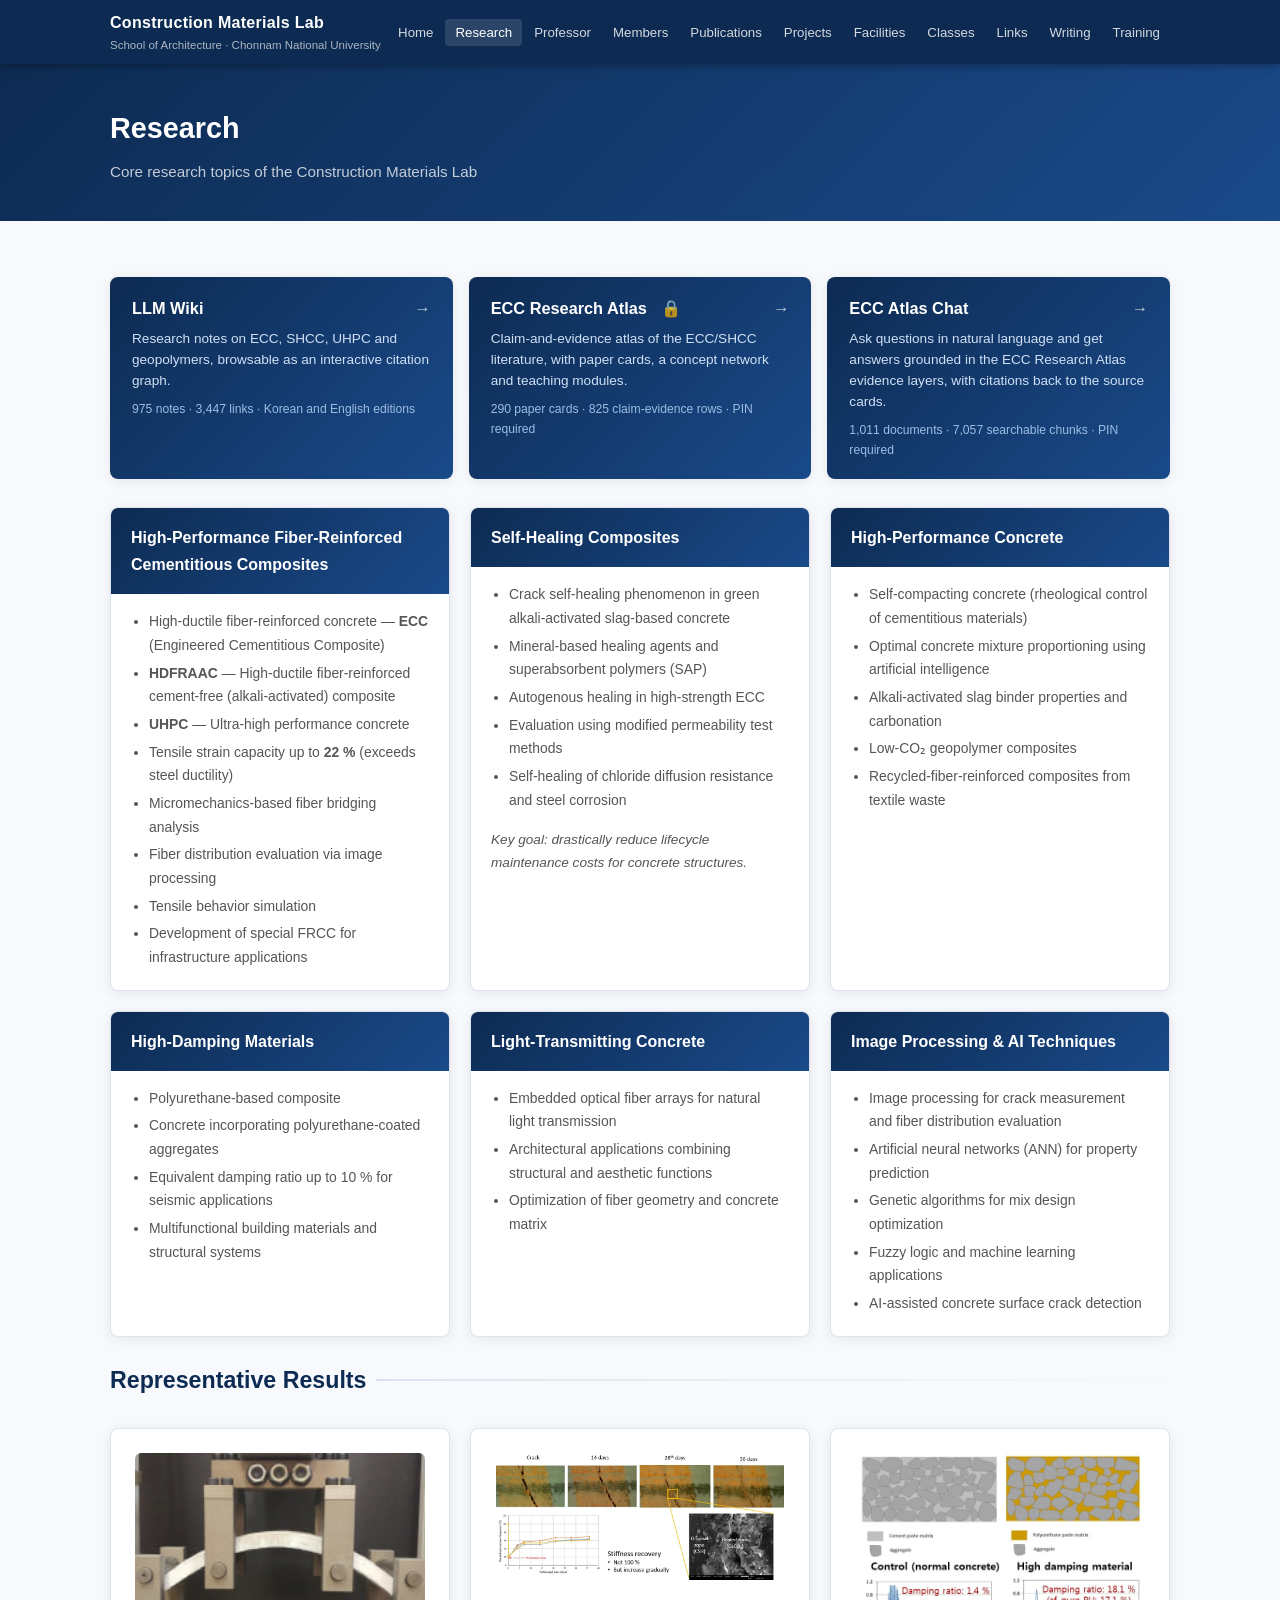
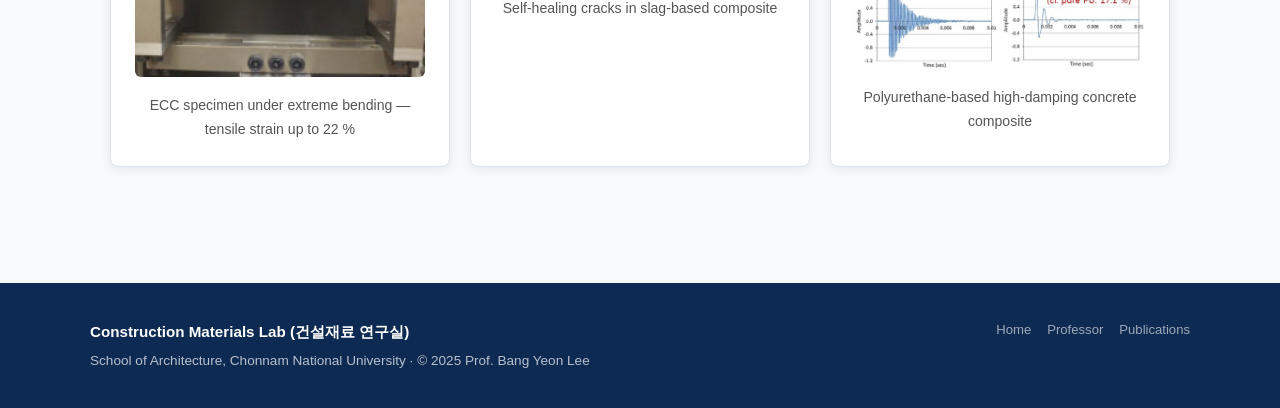
<file: research.html>
<!DOCTYPE html>
<html lang="en">
<head>
  <meta charset="UTF-8">
  <meta name="viewport" content="width=device-width, initial-scale=1.0">
  <title>Research — Construction Materials Lab</title>
  <link rel="stylesheet" href="css/style.css">
</head>
<body>

<header>
  <div class="header-inner">
    <a href="index.html" class="logo">
      <div class="logo-text">
        <span class="site-name">Construction Materials Lab</span>
        <span class="site-sub">School of Architecture · Chonnam National University</span>
      </div>
    </a>
    <button class="nav-toggle" aria-label="Menu"><span></span><span></span><span></span></button>
    <nav><ul>
      <li><a href="index.html">Home</a></li>
      <li><a href="research.html">Research</a></li>
      <li><a href="professor.html">Professor</a></li>
      <li><a href="members.html">Members</a></li>
      <li><a href="publications.html">Publications</a></li>
      <li><a href="projects.html">Projects</a></li>
      <li><a href="facilities.html">Facilities</a></li>
      <li><a href="classes.html">Classes</a></li>
      <li><a href="links.html">Links</a></li>
      <li><a href="writing.html">Writing</a></li>
      <li><a href="training.html">Training</a></li>
    </ul></nav>
  </div>
</header>

<div class="page-header">
  <div class="container">
    <h1>Research</h1>
    <p>Core research topics of the Construction Materials Lab</p>
  </div>
</div>

<main>
<section class="section">
<div class="container">

  <div class="kb-links">
    <a class="kb-card" href="https://ekvm80.github.io/llm-wiki/" target="_blank" rel="noopener">
      <div class="kb-title">LLM Wiki <span class="kb-arrow">&rarr;</span></div>
      <div class="kb-desc">Research notes on ECC, SHCC, UHPC and geopolymers, browsable as an
        interactive citation graph.</div>
      <div class="kb-meta">975 notes &middot; 3,447 links &middot; Korean and English editions</div>
    </a>
    <a class="kb-card" href="https://ekvm80.github.io/ecc-research-atlas/" target="_blank" rel="noopener"
       data-pin-gate
       data-pin-label="ECC Research Atlas"
       data-pin-hash="0e1a3aec7fd93fa52fea73290fec50e6cf62fb1fa6d03b9ebc0a0a3272232339">
      <div class="kb-title">ECC Research Atlas <span class="pin-lock" aria-hidden="true">&#128274;</span> <span class="kb-arrow">&rarr;</span></div>
      <div class="kb-desc">Claim-and-evidence atlas of the ECC/SHCC literature, with paper cards,
        a concept network and teaching modules.</div>
      <div class="kb-meta">290 paper cards &middot; 825 claim-evidence rows &middot; PIN required</div>
    </a>
    <a class="kb-card" href="https://ekvm80.github.io/ecc-atlas-chat/" target="_blank" rel="noopener">
      <div class="kb-title">ECC Atlas Chat <span class="kb-arrow">&rarr;</span></div>
      <div class="kb-desc">Ask questions in natural language and get answers grounded in the
        ECC Research Atlas evidence layers, with citations back to the source cards.</div>
      <div class="kb-meta">1,011 documents &middot; 7,057 searchable chunks &middot; PIN required</div>
    </a>
  </div>

  <div class="research-grid">

    <!-- 1 -->
    <div class="research-card">
      <div class="rc-header">
        <h3>High-Performance Fiber-Reinforced Cementitious Composites</h3>
      </div>
      <div class="rc-body">
        <ul>
          <li>High-ductile fiber-reinforced concrete — <strong>ECC</strong> (Engineered Cementitious Composite)</li>
          <li><strong>HDFRAAC</strong> — High-ductile fiber-reinforced cement-free (alkali-activated) composite</li>
          <li><strong>UHPC</strong> — Ultra-high performance concrete</li>
          <li>Tensile strain capacity up to <strong>22 %</strong> (exceeds steel ductility)</li>
          <li>Micromechanics-based fiber bridging analysis</li>
          <li>Fiber distribution evaluation via image processing</li>
          <li>Tensile behavior simulation</li>
          <li>Development of special FRCC for infrastructure applications</li>
        </ul>
      </div>
    </div>

    <!-- 2 -->
    <div class="research-card">
      <div class="rc-header">
        <h3>Self-Healing Composites</h3>
      </div>
      <div class="rc-body">
        <ul>
          <li>Crack self-healing phenomenon in green alkali-activated slag-based concrete</li>
          <li>Mineral-based healing agents and superabsorbent polymers (SAP)</li>
          <li>Autogenous healing in high-strength ECC</li>
          <li>Evaluation using modified permeability test methods</li>
          <li>Self-healing of chloride diffusion resistance and steel corrosion</li>
        </ul>
        <p class="mt-2 text-muted italic text-sm">Key goal: drastically reduce lifecycle maintenance costs for concrete structures.</p>
      </div>
    </div>

    <!-- 3 -->
    <div class="research-card">
      <div class="rc-header">
        <h3>High-Performance Concrete</h3>
      </div>
      <div class="rc-body">
        <ul>
          <li>Self-compacting concrete (rheological control of cementitious materials)</li>
          <li>Optimal concrete mixture proportioning using artificial intelligence</li>
          <li>Alkali-activated slag binder properties and carbonation</li>
          <li>Low-CO₂ geopolymer composites</li>
          <li>Recycled-fiber-reinforced composites from textile waste</li>
        </ul>
      </div>
    </div>

    <!-- 4 -->
    <div class="research-card">
      <div class="rc-header">
        <h3>High-Damping Materials</h3>
      </div>
      <div class="rc-body">
        <ul>
          <li>Polyurethane-based composite</li>
          <li>Concrete incorporating polyurethane-coated aggregates</li>
          <li>Equivalent damping ratio up to 10 % for seismic applications</li>
          <li>Multifunctional building materials and structural systems</li>
        </ul>
      </div>
    </div>

    <!-- 5 -->
    <div class="research-card">
      <div class="rc-header">
        <h3>Light-Transmitting Concrete</h3>
      </div>
      <div class="rc-body">
        <ul>
          <li>Embedded optical fiber arrays for natural light transmission</li>
          <li>Architectural applications combining structural and aesthetic functions</li>
          <li>Optimization of fiber geometry and concrete matrix</li>
        </ul>
      </div>
    </div>

    <!-- 6 -->
    <div class="research-card">
      <div class="rc-header">
        <h3>Image Processing &amp; AI Techniques</h3>
      </div>
      <div class="rc-body">
        <ul>
          <li>Image processing for crack measurement and fiber distribution evaluation</li>
          <li>Artificial neural networks (ANN) for property prediction</li>
          <li>Genetic algorithms for mix design optimization</li>
          <li>Fuzzy logic and machine learning applications</li>
          <li>AI-assisted concrete surface crack detection</li>
        </ul>
      </div>
    </div>

  </div>

  <!-- Representative Images -->
  <div class="mt-3">
    <h2 class="section-title">Representative Results</h2>
    <div class="card-grid">
      <div class="card" style="text-align:center">
        <img src="images/bending-up_1_orig.jpg" alt="High ductility bending" style="width:100%;border-radius:6px;margin-bottom:10px;">
        <p class="text-sm text-muted">ECC specimen under extreme bending — tensile strain up to 22 %</p>
      </div>
      <div class="card" style="text-align:center">
        <img src="images/self-healing_3.jpg" alt="Self-healing composite" style="width:100%;border-radius:6px;margin-bottom:10px;">
        <p class="text-sm text-muted">Self-healing cracks in slag-based composite</p>
      </div>
      <div class="card" style="text-align:center">
        <img src="images/high-damping_1.jpg" alt="High damping concrete" style="width:100%;border-radius:6px;margin-bottom:10px;">
        <p class="text-sm text-muted">Polyurethane-based high-damping concrete composite</p>
      </div>
    </div>
  </div>

</div>
</section>
</main>

<footer>
  <div class="footer-inner">
    <div class="footer-brand">
      <strong>Construction Materials Lab (건설재료 연구실)</strong>
      School of Architecture, Chonnam National University · © 2025 Prof. Bang Yeon Lee
    </div>
    <div class="footer-links">
      <a href="index.html">Home</a>
      <a href="professor.html">Professor</a>
      <a href="publications.html">Publications</a>
    </div>
  </div>
</footer>

<script src="js/nav.js"></script>
<script src="js/pin-gate.js"></script>
</body>
</html>
</file>
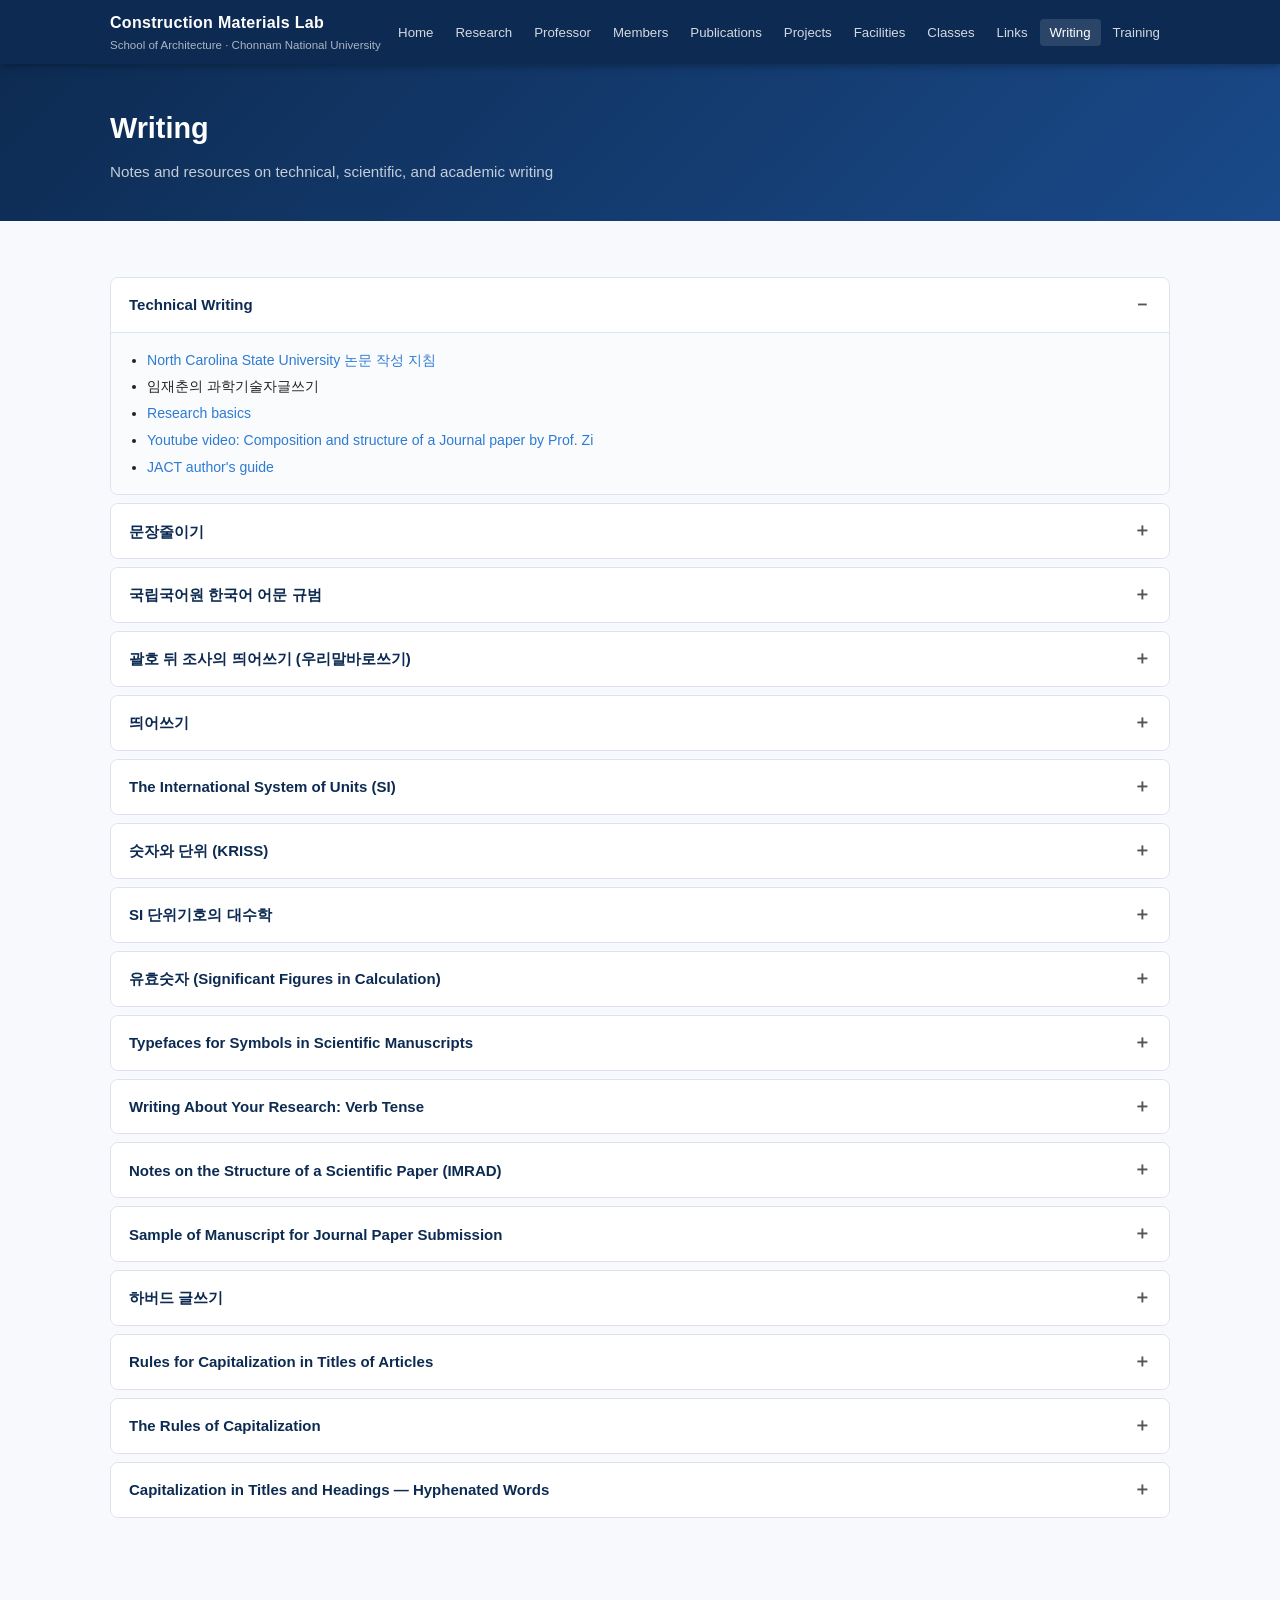
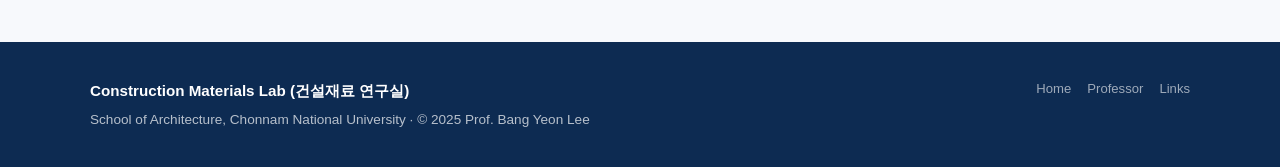
<file: writing.html>
<!DOCTYPE html>
<html lang="en">
<head>
  <meta charset="UTF-8">
  <meta name="viewport" content="width=device-width, initial-scale=1.0">
  <title>Writing — Construction Materials Lab</title>
  <link rel="stylesheet" href="css/style.css">
</head>
<body>

<header>
  <div class="header-inner">
    <a href="index.html" class="logo">
      <div class="logo-text">
        <span class="site-name">Construction Materials Lab</span>
        <span class="site-sub">School of Architecture · Chonnam National University</span>
      </div>
    </a>
    <button class="nav-toggle" aria-label="Menu"><span></span><span></span><span></span></button>
    <nav><ul>
      <li><a href="index.html">Home</a></li>
      <li><a href="research.html">Research</a></li>
      <li><a href="professor.html">Professor</a></li>
      <li><a href="members.html">Members</a></li>
      <li><a href="publications.html">Publications</a></li>
      <li><a href="projects.html">Projects</a></li>
      <li><a href="facilities.html">Facilities</a></li>
      <li><a href="classes.html">Classes</a></li>
      <li><a href="links.html">Links</a></li>
      <li><a href="writing.html">Writing</a></li>
      <li><a href="training.html">Training</a></li>
    </ul></nav>
  </div>
</header>

<div class="page-header">
  <div class="container">
    <h1>Writing</h1>
    <p>Notes and resources on technical, scientific, and academic writing</p>
  </div>
</div>

<main>
<section class="section">
<div class="container">

  <details class="accordion" open>
    <summary>Technical Writing</summary>
    <div class="acc-body">
      <ul style="padding-left:18px; line-height:1.9">
        <li><a href="https://projects.ncsu.edu/labwrite/" target="_blank" rel="noopener">North Carolina State University 논문 작성 지침</a></li>
        <li>임재춘의 과학기술자글쓰기</li>
        <li><a href="https://library.mwcc.edu/research_basics" target="_blank" rel="noopener">Research basics</a></li>
        <li><a href="https://www.youtube.com/watch?v=-5q_jhEg_t0&list=PLWFbqXG87simUczj8-HTBEyemmKoqjtZD&index=8" target="_blank" rel="noopener">Youtube video: Composition and structure of a Journal paper by Prof. Zi</a></li>
        <li><a href="https://www.j-act.org/A_guide.html" target="_blank" rel="noopener">JACT author's guide</a></li>
      </ul>
    </div>
  </details>

  <details class="accordion">
    <summary>문장줄이기</summary>
    <div class="acc-body">
      <p><a href="https://www.slideshare.net/blissray/ss-39461544" target="_blank" rel="noopener">https://www.slideshare.net/blissray/ss-39461544</a></p>
    </div>
  </details>

  <details class="accordion">
    <summary>국립국어원 한국어 어문 규범</summary>
    <div class="acc-body">
      <p><a href="https://kornorms.korean.go.kr/main/main.do" target="_blank" rel="noopener">https://kornorms.korean.go.kr/main/main.do</a></p>
    </div>
  </details>

  <details class="accordion">
    <summary>괄호 뒤 조사의 띄어쓰기 (우리말바로쓰기)</summary>
    <div class="acc-body">
      <p><strong>질문:</strong> 1. 영조물기관(서울대학교, 국립교도소, 국립대학교)는 행정기관으로 보지 않는다. 2. 영조물기관(서울대학교, 국립교도소, 국립대학교) 는 행정기관으로 보지 않는다. 3. 영조물기관(서울대학교, 국립교도소, 국립대학교)은 행정기관으로 보지 않는다. 오픈 오피스에서 셋 다 맞게 나오는데, 어떤 문장이 맞는 건가요?</p>
      <p class="mt-2"><strong>답변:</strong> 소괄호는 '니체(독일의 철학자)는 이렇게 말했다.'와 같이 붙여 쓰고('한글 맞춤법' 문장 부호 규정 참고.), 조사는 앞말에 붙여 적습니다. 그리고 소괄호로 묶인 내용을 조사의 이형태를 결정하는 환경으로 삼지 않는 것이 일반적입니다. 따라서 제시하신 것 중, 3번과 같이 쓰는 것이 적절하겠습니다.</p>
    </div>
  </details>

  <details class="accordion">
    <summary>띄어쓰기</summary>
    <div class="acc-body">
      <p><a href="https://m.khan.co.kr/article/202501202118005#c2b" target="_blank" rel="noopener">https://m.khan.co.kr/article/202501202118005#c2b</a> — "띄어쓰기는 붙여쓰기하고 붙여 쓰는 것은 띄어 쓴다." 맞춤법을 준수하려는 몸부림은 구시대적인 장인정신 같기도 하다. 품이 많이 드는데 효용은 덜한, 보통은 불필요한 고생이다. 더군다나 맞춤법 지적은 대체로 꼬투리 잡기 아니면 기껏해야 오지랖이다.</p>
      <p class="mt-2"><a href="https://terms.naver.com/entry.nhn?docId=3559713&cid=58583&categoryId=58729" target="_blank" rel="noopener">https://terms.naver.com/entry.nhn?docId=3559713&amp;cid=58583&amp;categoryId=58729</a></p>
    </div>
  </details>

  <details class="accordion">
    <summary>The International System of Units (SI)</summary>
    <div class="acc-body">
      <ul style="padding-left:18px; line-height:1.9">
        <li><a href="http://www.bipm.org/en/publications/si-brochure/" target="_blank" rel="noopener">BIPM SI Brochure</a></li>
        <li><a href="/uploads/6/6/7/6/6676082/si_pocket_en.pdf" target="_blank" rel="noopener">Pocket version (si_pocket_en.pdf)</a></li>
        <li><a href="/uploads/6/6/7/6/6676082/si_brochure_8_en.pdf" target="_blank" rel="noopener">Full version (8th edition 2006) (si_brochure_8_en.pdf)</a></li>
        <li><a href="/uploads/6/6/7/6/6676082/si_supplement_2014.pdf" target="_blank" rel="noopener">Updates to the 8th edition (si_supplement_2014.pdf)</a></li>
      </ul>
    </div>
  </details>

  <details class="accordion">
    <summary>숫자와 단위 (KRISS)</summary>
    <div class="acc-body">
      <p>단위기호는 일반적으로 로마체(직립체)를 쓴다. 이 말은 본문의 활자체와는 관계없이, 양의 기호는 이탤릭체(사체)로 쓰며, 단위 기호는 로마체로 써야 함을 뜻한다. 일반적으로 단위기호는 소문자로 표기하지만 단위의 명칭이 사람의 이름에서 유래하였으면 그 기호의 첫글자는 대문자로 한다. 단위 명칭의 철자를 모두 써야 할 경우에는 문장의 첫글자 또는 섭씨도(degree Celcius)를 제외하고는 항상 소문자로 표기한다.</p>
      <p class="mt-2"><strong>보기:</strong> 양: m(질량), t(시간) 등 / 단위: kg, s, K, Pa, kHz 등 / 단위 명칭(영어): meter, second, mole, newton, pascal, volt 등</p>
      <p class="mt-2">숫자에서 반점(프랑스식)이나 온점(영국식)은 숫자의 정수부분과 소수부분을 나누는 데만 쓰인다. 숫자는 읽기에 편리하게 세 자리씩 묶어 써도 무방하지만 각 묶음 사이의 띄어 쓴 자리에 온점이나 반점을 사용해서는 아니 된다.</p>
      <p class="mt-2">어떤 양을 수치와 단위기호로 나타낼 때 그 사이를 한 칸 띄어야 한다. 다만 평면각의 도, 분, 초의 기호와 수치 사이는 띄지 않는다.</p>
      <p class="mt-2"><strong>보기:</strong> 35 mm이며, 35mm가 아님 / 32 ℃이며, 32℃가 아님 / 2.37 lm이며 2.37lm(2.37 lumens)가 아님 / 25°, 25°23′, 25°23′27″ 등은 옳음</p>
      <p class="mt-2">백분율(%)이 SI 단위는 아니지만 단위 기호로 사용할 때는 수치와 한 칸 띄어야 한다. 또한 이것을 사용할 때는 반드시 기호(%)를 사용해야 하며, 명칭 "percent"(또는 "퍼센트", "프로")를 사용하면 안 된다.</p>
      <p class="mt-2"><strong>보기:</strong> 25 %이며, 25%나 또는 25 percent가 아님.</p>
    </div>
  </details>

  <details class="accordion">
    <summary>SI 단위기호의 대수학</summary>
    <div class="acc-body">
      <p>CIPM은 ISO/TC 12에서 채택한 일반원칙에 따라서 SI 단위기호를 사용하는 대수학적 표현은 표준화된 형태로 쓰도록 권고하고 있다. 두 개 이상의 단위의 곱으로 표시되는 유도단위는 가운뎃점을 찍거나 한 칸을 띄어 쓴다.</p>
      <p class="mt-2"><strong>보기:</strong> N·m 또는 N m — 위의 두 번째 경우 ISO의 규칙으로는 한 칸을 띄지 않고 붙여서 쓸 수도 있게 되어 있으나, 이 경우에는 사용하는 단위의 기호가 접두어의 기호와 같을 때는(meter와 milli의 경우) 혼동을 일으키지 않도록 특히 유의하여야 한다. 예로서, Nm이나 m·N을 써서 mN과 구별하여야 한다. 왜냐하면 mN은 밀리뉴턴(millinewton)을 뜻하기 때문이다. 따라서 mN은 밀리뉴턴인 경우에만 사용하여야 한다. 또 다른 예로서, m/s의 경우, m·s⁻¹ 또는 m s⁻¹은 가능하나 ms⁻¹으로 하면 안 된다 [이 때는 (ms)⁻¹을 뜻함]. 따라서 항상 가운뎃점을 찍거나 한 칸을 띄어 쓰는 것이 좋은 방법이다. 두 개의 단위의 나누기로 표시되는 유도단위를 나타내기 위하여 빗금, 횡선 또는 음의 지수를 사용한다. 보기: m/s 또는 m·s⁻¹</p>
      <p class="mt-2">빗금은 곱하기 기호나 나누기 기호와 같은 줄에 사용할 수 없다. 빗금 다음에 두 개 이상의 단위가 올 때는 반드시 괄호로 표시하여 모호함을 없애주어야 한다. 복잡한 경우에는 혼돈을 피하기 위하여 음의 지수나 괄호를 사용한다.</p>
      <p class="mt-2"><strong>보기:</strong> m/s² 또는 m·s⁻²이며, m/s/s가 아님. m·kg/(s³·A) 또는 m·kg·s⁻³·A⁻¹이며, m·kg/s³/A도 아니고, m·kg/s³·A도 아님.</p>
      <p class="mt-2">단위기호와 단위명칭을 같은 식에 혼합하여 사용하면 안 된다.</p>
      <p class="mt-2"><strong>보기:</strong> joules per kilogram 또는 J/kg 또는 J·kg⁻¹이며, joules/kilogram 또는 joules/kg 또는 joules·kg⁻¹이 아님</p>
      <p class="mt-2 text-sm text-muted"><a href="https://www.kriss.re.kr/menu.es?mid=a10302060000" target="_blank" rel="noopener">Reference: https://www.kriss.re.kr</a> · <a href="http://krdic.naver.com/rescript.nhn" target="_blank" rel="noopener">우리말바로쓰기</a></p>
    </div>
  </details>

  <details class="accordion">
    <summary>유효숫자 (Significant Figures in Calculation)</summary>
    <div class="acc-body">
      <p><a href="https://chem.libretexts.org/Bookshelves/Introductory_Chemistry/Map%3A_Introductory_Chemistry_(Tro)/02%3A_Measurement_and_Problem_Solving/2.04%3A_Significant_Figures_in_Calculations" target="_blank" rel="noopener">Significant Figures in Calculations — Chemistry LibreTexts</a></p>
    </div>
  </details>

  <details class="accordion">
    <summary>Typefaces for Symbols in Scientific Manuscripts</summary>
    <div class="acc-body">
      <p>NIST: Most word processing software now in use at NIST is capable of producing lightface (that is, regular) or boldface letters of the Latin or Greek alphabets in both roman (upright) and italic (sloping) types. The understandability of typed and typeset scientific and technical publications is facilitated if symbols are in the correct typeface. The following rules are taken from International Organization for Standardization (ISO) International Standard ISO 31-0:1992 to ISO 31-13:1992.
      <a href="https://drive.google.com/file/d/1NWnJk7i255hrTxtFcq4wWEePl5DFp1hY/view?usp=drive_link" target="_blank" rel="noopener">Download</a></p>
    </div>
  </details>

  <details class="accordion">
    <summary>Writing About Your Research: Verb Tense</summary>
    <div class="acc-body">
      <p><strong>Use Past Tense…</strong></p>
      <ul style="padding-left:18px; line-height:1.9">
        <li>To describe your methodology and report your results.</li>
        <li>When citing previous research in your article, use past tense. Whatever a previous researcher said, did or wrote happened at some specific, definite time in the past and is not still being done. Results that were relevant only in the past or to a particular study and have not yet been generally accepted as fact also should be expressed in past tense.</li>
        <li>When referring to the work of previous researchers — e.g., "Smith (2008) reported that adult respondents in his study remembered 30 percent more than children." / "Previous research showed that children confuse the source of their memories more often than adults (Lindsey et al., 1991)."</li>
        <li>To describe a fact, law or finding that is no longer considered valid and relevant — e.g., "Nineteenth-century physicians held that women got migraines because they were 'the weaker sex,' but current research shows that the causes of migraine are unrelated to gender."</li>
      </ul>
      <p class="mt-2"><strong>Use Present Tense...</strong></p>
      <ul style="padding-left:18px; line-height:1.9">
        <li>To express findings that continue to be true. Use present tense to express general truths or facts or conclusions supported by research results that are unlikely to change — in other words, something that is believed to be always true.</li>
        <li>To refer to the article, thesis or dissertation itself.</li>
        <li>To discuss your findings and present your conclusions.</li>
      </ul>
      <p class="mt-2 text-sm text-muted">Source: <a href="https://www.unl.edu/gradstudies/connections/writing-about-your-research-verb-tense" target="_blank" rel="noopener">unl.edu/gradstudies/connections/writing-about-your-research-verb-tense</a>; Publication Manual of the American Psychological Association, 5th Ed.; <a href="https://www.unl.edu/gradstudies/connections/The%20Comprehensive%20Guide%20to%20Writing%20in%20the%20Health%20Sciences" target="_blank" rel="noopener">The Comprehensive Guide to Writing in the Health Sciences</a>, University of Toronto.</p>
    </div>
  </details>

  <details class="accordion">
    <summary>Notes on the Structure of a Scientific Paper (IMRAD)</summary>
    <div class="acc-body">
      <p><strong>Writing process</strong></p>
      <ul style="padding-left:18px; line-height:1.9">
        <li>Don't try to do it all in one day</li>
        <li>Write daily</li>
        <li>Write an outline or use other kinds of idea generation (ex. Thinkwise)</li>
        <li>Don't expect a perfect piece of writing</li>
        <li>Write what you can</li>
        <li>Write in a natural style</li>
        <li>Write the introduction last</li>
        <li>Take a break</li>
        <li>Print a copy to read</li>
        <li>Ask at least one other person to read your draft</li>
      </ul>
      <p class="mt-2"><strong>Reader-centered writing</strong></p>
      <p>In Western academic contexts, this means writing that is reader-centered (reader-friendly), where the author has clearly considered the needs and expectations of readers and constructed their text in ways that readers can easily follow. Work from: well-developed, unified, coherent — eliminate, add, separate, rewrite your topic sentence.</p>
      <ul style="padding-left:18px; line-height:1.9">
        <li>Moving from old (familiar) information to new information</li>
        <li>Using stock transitional phrases (however, therefore, in addition, on the other hand)</li>
        <li>Using pronouns (it, she, et al.)</li>
        <li>Starting sentences with short, easily understood phrases</li>
      </ul>
      <p class="mt-2"><strong>How readers approach a paper</strong></p>
      <ul style="padding-left:18px; line-height:1.9">
        <li>Skip the methods and results.</li>
        <li>They may also skip the introduction, but if they do read it, they will then jump ahead to the discussion.</li>
        <li>Stop to look at the tables and figures.</li>
      </ul>
      <p class="mt-2"><strong>Title &amp; keywords</strong></p>
      <ul style="padding-left:18px; line-height:1.9">
        <li>A title should be the fewest possible words that accurately describe the content of the paper.</li>
        <li>Omit all waste words such as "A study of ...", "Investigations of ...", "Observations on ...", etc.</li>
        <li>Indexing and abstracting services depend on the accuracy of the title, extracting from it keywords useful in cross-referencing and computer searching.</li>
        <li>The keyword list provides the opportunity to add keywords, used by the indexing and abstracting services, in addition to those already present in the title. Judicious use of keywords may increase the ease with which interested parties can locate your article.</li>
      </ul>
      <p class="mt-2 text-sm text-muted">Sections to check per part of the paper: Questions / Organization / Description / Expression.</p>
    </div>
  </details>

  <details class="accordion">
    <summary>Sample of Manuscript for Journal Paper Submission</summary>
    <div class="acc-body">
      <ul style="padding-left:18px; line-height:1.9">
        <li><a href="https://docs.google.com/document/d/1oJzL0J0Wg4nHB8b8l8BWaOLPZziUJXx0/edit?usp=drive_link&ouid=118102908849718364874&rtpof=true&sd=true" target="_blank" rel="noopener">Sample 1: FGC_CCC</a></li>
        <li><a href="https://docs.google.com/document/d/1o39Rbi38tSXF4sK5ickEZ6Go_Bf3Ehpd/edit?usp=drive_link&ouid=118102908849718364874&rtpof=true&sd=true" target="_blank" rel="noopener">Sample 2: Optimization of ECFC_JBE</a></li>
        <li><a href="https://docs.google.com/document/d/1oDRCi6W1apu0lrQp6Vy5yB8Qob8edxcX/edit?usp=drive_link&ouid=118102908849718364874&rtpof=true&sd=true" target="_blank" rel="noopener">Sample 3: SCL_JBE</a></li>
      </ul>
    </div>
  </details>

  <details class="accordion">
    <summary>하버드 글쓰기</summary>
    <div class="acc-body">
      <p>하버드 대학 입학, 당락을 가르는 중요한 잣대는 '에세이'라고 부르는 글쓰기이다. 왜 글쓰기일까? 얼마나 창의적으로 논리적으로 생각하고 표현할 능력이 있는가? 비판적 사고력은 글쓰기로만 기를 수 있다. 창의력 키우기도 역시 글쓰기다. 글쓰기가 밥 먹여 주는 시대이다.</p>
      <p class="mt-2"><strong>논리 삼총사는?</strong><br>
      결론: 무슨 이야기야?<br>
      이유: 왜 그래야 하지?<br>
      근거: 그 이유가 타당한 기준은?</p>
      <p class="mt-2"><strong>하버드 글쓰기 비법, OREO 맵을 사용하자.</strong><br>
      Opinion — 핵심 의견을 주장<br>
      Reason — 이유와 근거를 대기<br>
      Example — 사례와 예시를 들어 설명<br>
      Opinion/Offer — 주장을 강조하고 제안!</p>
      <p class="mt-2"><strong>자기 소개서에 응용하기</strong><br>
      O — 나는 어떤 성과를 낼 수 있다<br>
      R — 근거를 그간 경력으로 설명한다<br>
      E — 가장 두드러진 사례로 설득한다<br>
      O — 채용된 후 기여할 내용을 제안한다</p>
      <p class="mt-2">가장 큰 권력은 바로 '영향력'이다. 선한 영향력으로 주변을 밝게 만든다. "글쓰기는 그 영향력을 빚어내는 과정이다!"</p>
      <p class="mt-2 text-sm text-muted">— '150년 하버드 글쓰기 비법'에서 다듬었습니다. (출처: 전남대 게시판)</p>
    </div>
  </details>

  <details class="accordion">
    <summary>Rules for Capitalization in Titles of Articles</summary>
    <div class="acc-body">
      <p>The rules for capitalizing titles can vary according to a particular style guide, such as Associated Press Stylebook (AP), Chicago Manual of Style, and MLA style. It all depends whether a certain style is required by your teacher, course, or subject/field — MLA is common in the liberal arts/humanities, AP in journalism.</p>
      <p class="mt-2"><strong>General Rule: Title Case</strong> — Capitalize the first, last and any important words in a title (Title Case / Headline Style).</p>
      <p class="mt-2"><strong>In Titles: Do Capitalize</strong></p>
      <ul style="padding-left:18px; line-height:1.9">
        <li>Nouns (man, bus, book)</li>
        <li>Adjectives (angry, lovely, small)</li>
        <li>Verbs (run, eat, sleep)</li>
        <li>Adverbs (slowly, quickly, quietly)</li>
        <li>Pronouns (he, she, it)</li>
        <li>Subordinating conjunctions (as, because, that)</li>
      </ul>
      <p class="mt-2"><strong>In Titles: Do Not Capitalize</strong> — short words (fewer than five letters) are generally lowercase unless first or last in the title.</p>
      <ul style="padding-left:18px; line-height:1.9">
        <li>Articles: a, an, the</li>
        <li>Coordinating Conjunctions: and, but, or, for, nor, etc.</li>
        <li>Prepositions (fewer than five letters): on, at, to, from, by, etc.</li>
      </ul>
      <p class="mt-2">When in doubt, U.S. Government Printing Office Style Manual rule: "Capitalize all words in titles of publications and documents, except a, an, the, at, by, for, in, of, on, to, up, and, as, but, or, and nor."</p>
      <p class="mt-2"><strong>I. Sentence Case</strong> — title written as if it is a sentence, only the first letter (and proper nouns) capitalized: "Budget wedding invitations", "Top 10 things to do in Paris", "Best technology blogs".</p>
      <p class="mt-2"><strong>II. Advanced Rules</strong></p>
      <ul style="padding-left:18px; line-height:1.9">
        <li>Hyphenated compound words (High-Quality Web Services, First-Rate U.S. Lawyers) and open compounds (salad dressing, science fiction)</li>
        <li>The first word following a colon (Feminine Poetry: Ten Women Writers from Around the Word)</li>
        <li>Prepositions that belong to a phrasal verb (How to Back Up a Computer)</li>
      </ul>
    </div>
  </details>

  <details class="accordion">
    <summary>The Rules of Capitalization</summary>
    <div class="acc-body">
      <p><strong>Rule #1</strong> — Capitalize the first word in quotations, provided the quoted material is a complete sentence.<br>
      e.g., Ralph Waldo Emerson said, "The only way to have a friend is to be one."</p>
      <p class="mt-2"><strong>Rule #2</strong> — Use capitals for proper nouns: names of people, specific places, and things.<br>
      e.g., "bridge" is not capitalized, but Brooklyn Bridge is (a specific bridge); "country" is not capitalized, but China is; "state" is not capitalized, but The State Board of Education is.</p>
      <p class="mt-2"><strong>Rule #3</strong> — Capitalize titles when on the signature line of a letter, immediately before a name, or replacing a name as direct address.<br>
      e.g., Vicky Marquez, President / Ms. Vicky Marquez / "Hello, Senator. It's nice to see you again." — but not: "The senator will be in town today to inspect the building of the railway."</p>
      <p class="mt-2"><strong>Rule #4</strong> — Capitalize directions only when they refer to specific regions.<br>
      e.g., "My favorite place in the world is Northern Ontario." — but not: "Drive six blocks north, and then turn right."</p>
      <p class="mt-2"><strong>Rule #5</strong> — In titles of movies, books, and publications, capitalize large words; small words (a, an, the, but, and, if, as, or, nor) stay lowercase unless first or last.<br>
      e.g., "A Life Less Ordinary" (capital "A" because it's first) / "War of the Worlds" ("of" and "the" lowercase).</p>
      <p class="mt-2"><strong>Rule #6</strong> — The first word of a salutation and of a closing should be capitalized.<br>
      e.g., "Dear Billy," / "Regards, John Smith"</p>
      <p class="mt-2"><strong>Rule #7</strong> — Capitalize words derived from proper nouns.<br>
      e.g., "I like English, but math is my favorite subject." (English from England; math not derived from a proper noun) — but specific course titles are capitalized: "I have to take Math 101 next year."</p>
      <p class="mt-2"><strong>Rule #8</strong> — Capitalize when two or more sentences follow a colon.<br>
      e.g., "We have set this restriction: Do your chores before watching television. That includes washing the dishes." — but not for a single sentence or list after a colon: "There are many metals hidden away within the earth's crust: gold, zinc, and lead are just a few examples."</p>
    </div>
  </details>

  <details class="accordion">
    <summary>Capitalization in Titles and Headings — Hyphenated Words</summary>
    <div class="acc-body">
      <ul style="padding-left:18px; line-height:1.9">
        <li>Always capitalize the first element.</li>
        <li>Capitalize any subsequent elements unless they are articles, prepositions, coordinating conjunctions (and, but, for, or, nor) or such modifiers as flat or sharp following musical key symbols.</li>
        <li>If the first element is merely a prefix or combining form that could not stand by itself as a word (anti, pre, etc.), do not capitalize the second element unless it is a proper noun or proper adjective.</li>
        <li>Do not capitalize the second element in a hyphenated spelled-out number (twenty-one, etc.).</li>
        <li>Break a rule when it doesn't work (examples below followed by asterisks are the exceptions).</li>
      </ul>
      <p class="mt-2 text-sm" style="line-height:1.9">
        English-Speaking / English-Speaking / English-speaking<br>
        Two-Thirds / Two-thirds / Two-thirds<br>
        Under-the-Counter / Under-the-Counter / Under-the-counter<br>
        Anti-Intellectual / Anti-intellectual / Anti-intellectual<br>
        Record-Breaking / Record-Breaking / Record-breaking<br>
        E-Mail / E-mail / E-mail<br>
        Cross-Stitching / Cross-Stitching / Cross-stitching<br>
        Twenty-First / Twenty-first / Twenty-first<br>
        Up-to-Date / Up-to-Date / Up-to-date<br>
        De-Emphasize / De-emphasize / De-emphasize<br>
        Mid-September / Mid-September / Mid-September<br>
        Twenty-First-Century / Twenty-First-Century* / Twenty-first-century<br>
        Hand-Me-Downs / Hand-me-downs** / Hand-me-downs<br>
        Run-Ins and Take-Offs / Run-ins and Take-offs** / Run-ins and Take-offs
      </p>
    </div>
  </details>

</div>
</section>
</main>

<footer>
  <div class="footer-inner">
    <div class="footer-brand">
      <strong>Construction Materials Lab (건설재료 연구실)</strong>
      School of Architecture, Chonnam National University · © 2025 Prof. Bang Yeon Lee
    </div>
    <div class="footer-links">
      <a href="index.html">Home</a>
      <a href="professor.html">Professor</a>
      <a href="links.html">Links</a>
    </div>
  </div>
</footer>

<script src="js/nav.js"></script>
</body>
</html>
</file>
<file: css/style.css>
/* ============================================================
   Construction Materials Lab — Chonnam National University
   ============================================================ */

:root {
  --blue-dark:   #0d2b52;
  --blue-mid:    #1a4a8a;
  --blue-light:  #2e7bd4;
  --accent:      #e8a020;
  --bg:          #f7f9fc;
  --white:       #ffffff;
  --text:        #222;
  --text-muted:  #555;
  --border:      #dde3ee;
  --shadow:      0 2px 12px rgba(0,0,0,0.08);
  --radius:      8px;
  --font:        'Segoe UI', 'Noto Sans KR', Arial, sans-serif;
}

* { box-sizing: border-box; margin: 0; padding: 0; }

body {
  font-family: var(--font);
  font-size: 15px;
  line-height: 1.7;
  color: var(--text);
  background: var(--bg);
}

a { color: var(--blue-light); text-decoration: none; }
a:hover { text-decoration: underline; }

/* ── HEADER ──────────────────────────────────────────────── */
header {
  background: var(--blue-dark);
  position: sticky;
  top: 0;
  z-index: 100;
  box-shadow: 0 2px 8px rgba(0,0,0,0.3);
}

.header-inner {
  max-width: 1100px;
  margin: 0 auto;
  padding: 0 20px;
  display: flex;
  align-items: center;
  justify-content: space-between;
  height: 64px;
}

.logo {
  display: flex;
  align-items: center;
  gap: 12px;
  text-decoration: none;
}

.logo-text {
  color: var(--white);
}

.logo-text .site-name {
  font-size: 1rem;
  font-weight: 700;
  letter-spacing: .3px;
}

.logo-text .site-sub {
  font-size: 0.72rem;
  color: rgba(255,255,255,0.65);
  display: block;
}

/* ── NAV ─────────────────────────────────────────────────── */
nav ul {
  list-style: none;
  display: flex;
  gap: 2px;
}

nav a {
  color: rgba(255,255,255,0.82);
  font-size: 0.83rem;
  font-weight: 500;
  padding: 6px 10px;
  border-radius: 4px;
  transition: background .15s, color .15s;
  white-space: nowrap;
  text-decoration: none;
}

nav a:hover,
nav a.active {
  background: rgba(255,255,255,0.12);
  color: #fff;
}

/* hamburger */
.nav-toggle {
  display: none;
  background: none;
  border: none;
  cursor: pointer;
  padding: 6px;
}

.nav-toggle span {
  display: block;
  width: 22px;
  height: 2px;
  background: #fff;
  margin: 5px 0;
  transition: .3s;
}

/* ── HERO ────────────────────────────────────────────────── */
.hero {
  background: linear-gradient(135deg, var(--blue-dark) 0%, var(--blue-mid) 60%, #1e5fa8 100%);
  color: #fff;
  padding: 72px 20px 60px;
  text-align: center;
}

.hero h1 {
  font-size: 2.1rem;
  font-weight: 800;
  margin-bottom: 10px;
  letter-spacing: -.5px;
}

.hero p {
  font-size: 1.1rem;
  opacity: .82;
  max-width: 640px;
  margin: 0 auto 28px;
}

.hero-chips {
  display: flex;
  gap: 10px;
  justify-content: center;
  flex-wrap: wrap;
}

.chip {
  background: rgba(255,255,255,0.15);
  border: 1px solid rgba(255,255,255,0.3);
  color: #fff;
  padding: 5px 14px;
  border-radius: 20px;
  font-size: 0.82rem;
}

/* ── MAIN LAYOUT ─────────────────────────────────────────── */
.container {
  max-width: 1100px;
  margin: 0 auto;
  padding: 0 20px;
}

.section {
  padding: 56px 0;
}

.section + .section {
  border-top: 1px solid var(--border);
}

.section-title {
  font-size: 1.45rem;
  font-weight: 700;
  color: var(--blue-dark);
  margin-bottom: 28px;
  display: flex;
  align-items: center;
  gap: 10px;
}

.section-title::after {
  content: '';
  flex: 1;
  height: 2px;
  background: linear-gradient(to right, var(--border), transparent);
}

/* ── PAGE HEADER (non-home pages) ────────────────────────── */
.page-header {
  background: linear-gradient(135deg, var(--blue-dark) 0%, var(--blue-mid) 100%);
  color: #fff;
  padding: 40px 20px 36px;
}

.page-header h1 {
  font-size: 1.8rem;
  font-weight: 700;
  margin-bottom: 6px;
}

.page-header p {
  opacity: .75;
  font-size: 0.95rem;
}

/* ── CARDS ───────────────────────────────────────────────── */
.card-grid {
  display: grid;
  grid-template-columns: repeat(auto-fill, minmax(280px, 1fr));
  gap: 20px;
}

.card {
  background: var(--white);
  border-radius: var(--radius);
  box-shadow: var(--shadow);
  padding: 24px;
  border: 1px solid var(--border);
  transition: transform .2s, box-shadow .2s;
}

.card:hover {
  transform: translateY(-3px);
  box-shadow: 0 6px 20px rgba(0,0,0,0.12);
}

.card h3 {
  font-size: 1.0rem;
  font-weight: 700;
  color: var(--blue-dark);
  margin-bottom: 8px;
}

.card p {
  font-size: 0.88rem;
  color: var(--text-muted);
}

/* ── INFO BOXES ──────────────────────────────────────────── */
.info-box {
  background: var(--white);
  border-radius: var(--radius);
  box-shadow: var(--shadow);
  border: 1px solid var(--border);
  padding: 28px 32px;
  margin-bottom: 20px;
}

/* ── TABLES ──────────────────────────────────────────────── */
.styled-table {
  width: 100%;
  border-collapse: collapse;
  background: var(--white);
  border-radius: var(--radius);
  overflow: hidden;
  box-shadow: var(--shadow);
  font-size: 0.88rem;
}

.styled-table th {
  background: var(--blue-dark);
  color: #fff;
  padding: 10px 16px;
  text-align: left;
  font-weight: 600;
}

.styled-table td {
  padding: 10px 16px;
  border-bottom: 1px solid var(--border);
  vertical-align: top;
}

.styled-table tr:last-child td { border-bottom: none; }
.styled-table tr:hover td { background: #f0f4fb; }

/* ── MEMBER CARDS ────────────────────────────────────────── */
.member-section { margin-bottom: 40px; }

.member-section h2 {
  font-size: 1.1rem;
  font-weight: 700;
  color: var(--blue-dark);
  padding: 8px 16px;
  background: #edf1fa;
  border-left: 4px solid var(--blue-light);
  border-radius: 0 4px 4px 0;
  margin-bottom: 16px;
}

.member-list {
  display: grid;
  grid-template-columns: repeat(auto-fill, minmax(240px, 1fr));
  gap: 14px;
}

.member-item {
  background: var(--white);
  border: 1px solid var(--border);
  border-radius: var(--radius);
  padding: 16px 18px;
  font-size: 0.88rem;
}

.member-item strong { display: block; color: var(--blue-dark); margin-bottom: 4px; }
.member-item .role { color: var(--text-muted); font-size: 0.82rem; }
.member-item .topic { color: var(--text-muted); margin-top: 6px; font-style: italic; }

/* ── PUBLICATIONS ────────────────────────────────────────── */
.pub-list { list-style: none; }

.pub-item {
  background: var(--white);
  border: 1px solid var(--border);
  border-radius: var(--radius);
  padding: 16px 20px;
  margin-bottom: 10px;
  font-size: 0.87rem;
  line-height: 1.6;
  position: relative;
  padding-left: 44px;
}

.pub-item::before {
  content: attr(data-n);
  position: absolute;
  left: 14px;
  top: 16px;
  font-size: 0.78rem;
  color: var(--text-muted);
  font-weight: 600;
  min-width: 20px;
}

.pub-item .pub-title { font-weight: 600; color: var(--blue-dark); }
.pub-item .pub-journal { color: var(--text-muted); font-style: italic; }
.pub-item .pub-year {
  display: inline-block;
  background: var(--blue-dark);
  color: #fff;
  font-size: 0.72rem;
  padding: 1px 7px;
  border-radius: 10px;
  margin-right: 6px;
  vertical-align: middle;
}

/* ── KNOWLEDGE BASE LINKS ────────────────────────────────── */
.kb-links {
  display: grid;
  grid-template-columns: repeat(auto-fit, minmax(280px, 1fr));
  gap: 16px;
  margin-bottom: 28px;
}

.kb-card {
  display: block;
  background: linear-gradient(135deg, var(--blue-dark), var(--blue-mid));
  color: #fff;
  border-radius: var(--radius);
  padding: 18px 22px;
  box-shadow: var(--shadow);
  text-decoration: none;
  transition: transform .2s, box-shadow .2s;
}

.kb-card:hover {
  transform: translateY(-3px);
  box-shadow: 0 6px 20px rgba(13, 43, 82, .28);
  color: #fff;
}

.kb-card .kb-title {
  display: flex;
  align-items: center;
  gap: 8px;
  font-size: 1.02rem;
  font-weight: 700;
  margin-bottom: 5px;
}

.kb-card .kb-title .kb-arrow { margin-left: auto; opacity: .75; }
.kb-card .kb-desc { font-size: 0.85rem; line-height: 1.55; color: #cfe0f5; }
.kb-card .kb-meta { font-size: 0.76rem; color: #9dbde4; margin-top: 8px; }

/* ── RESEARCH ────────────────────────────────────────────── */
.research-grid {
  display: grid;
  grid-template-columns: repeat(auto-fill, minmax(300px, 1fr));
  gap: 20px;
}

.research-card {
  background: var(--white);
  border: 1px solid var(--border);
  border-radius: var(--radius);
  overflow: hidden;
  box-shadow: var(--shadow);
  transition: transform .2s;
}

.research-card:hover { transform: translateY(-3px); }

.research-card .rc-header {
  background: linear-gradient(135deg, var(--blue-dark), var(--blue-mid));
  color: #fff;
  padding: 16px 20px;
}

.research-card .rc-header h3 { font-size: 1.0rem; font-weight: 700; }
.research-card .rc-body { padding: 16px 20px; }
.research-card .rc-body ul { padding-left: 18px; font-size: 0.87rem; color: var(--text-muted); }
.research-card .rc-body li { margin-bottom: 4px; }

/* ── NEWS / MEDIA ────────────────────────────────────────── */
.news-list { list-style: none; }

.news-item {
  display: flex;
  gap: 14px;
  padding: 14px 0;
  border-bottom: 1px solid var(--border);
  align-items: flex-start;
}

.news-item:last-child { border-bottom: none; }

.news-item .news-date {
  flex-shrink: 0;
  background: var(--blue-dark);
  color: #fff;
  font-size: 0.75rem;
  padding: 3px 8px;
  border-radius: 4px;
  white-space: nowrap;
  margin-top: 3px;
}

.news-item a { color: var(--text); font-size: 0.9rem; }
.news-item a:hover { color: var(--blue-light); }

/* ── CONTACT BOX ─────────────────────────────────────────── */
.contact-grid {
  display: grid;
  grid-template-columns: 1fr 1fr;
  gap: 20px;
}

.contact-item {
  display: flex;
  gap: 14px;
  align-items: flex-start;
  background: var(--white);
  border: 1px solid var(--border);
  border-radius: var(--radius);
  padding: 18px;
}

.contact-icon {
  width: 40px;
  height: 40px;
  background: var(--blue-dark);
  border-radius: 50%;
  display: flex;
  align-items: center;
  justify-content: center;
  color: #fff;
  font-size: 1.1rem;
  flex-shrink: 0;
}

.contact-info strong { display: block; color: var(--blue-dark); font-size: 0.85rem; margin-bottom: 3px; }
.contact-info span { color: var(--text-muted); font-size: 0.88rem; }

/* ── PROFESSOR PROFILE ───────────────────────────────────── */
.prof-top {
  display: flex;
  gap: 32px;
  align-items: flex-start;
  margin-bottom: 36px;
}

.prof-photo {
  width: 180px;
  height: 220px;
  background: linear-gradient(135deg, #c8d8f0, #90b4e0);
  border-radius: var(--radius);
  flex-shrink: 0;
  display: flex;
  align-items: center;
  justify-content: center;
  font-size: 3rem;
  color: var(--blue-dark);
  overflow: hidden;
}

.prof-photo img { width: 100%; height: 100%; object-fit: cover; }

.prof-info h2 { font-size: 1.5rem; color: var(--blue-dark); margin-bottom: 6px; }
.prof-info .title { color: var(--text-muted); margin-bottom: 14px; }
.prof-links { display: flex; flex-wrap: wrap; gap: 8px; margin-top: 14px; }

.badge {
  display: inline-block;
  background: #edf1fa;
  color: var(--blue-dark);
  font-size: 0.78rem;
  padding: 3px 10px;
  border-radius: 12px;
  border: 1px solid var(--border);
}

.cv-section { margin-bottom: 32px; }

.cv-section h3 {
  font-size: 1.05rem;
  font-weight: 700;
  color: var(--blue-dark);
  border-bottom: 2px solid var(--blue-light);
  padding-bottom: 6px;
  margin-bottom: 14px;
}

.cv-entry {
  display: flex;
  gap: 16px;
  margin-bottom: 10px;
  font-size: 0.88rem;
}

.cv-entry .year {
  flex-shrink: 0;
  color: var(--text-muted);
  min-width: 70px;
  font-weight: 600;
}

/* ── LINKS PAGE ──────────────────────────────────────────── */
.links-category { margin-bottom: 32px; }

.links-category h2 {
  font-size: 1.05rem;
  font-weight: 700;
  color: var(--blue-dark);
  padding: 8px 14px;
  background: #edf1fa;
  border-left: 4px solid var(--blue-light);
  border-radius: 0 4px 4px 0;
  margin-bottom: 12px;
}

.links-grid {
  display: flex;
  flex-wrap: wrap;
  gap: 8px;
}

.link-pill {
  background: var(--white);
  border: 1px solid var(--border);
  border-radius: 4px;
  padding: 6px 12px;
  font-size: 0.85rem;
  color: var(--blue-mid);
  transition: background .15s;
}

.link-pill:hover {
  background: #edf1fa;
  text-decoration: none;
}

/* ── ACCORDION (writing page) ────────────────────────────── */
.accordion { margin-bottom: 8px; border: 1px solid var(--border); border-radius: var(--radius); overflow: hidden; }

.accordion summary {
  padding: 12px 18px;
  cursor: pointer;
  font-weight: 600;
  color: var(--blue-dark);
  background: var(--white);
  list-style: none;
  display: flex;
  justify-content: space-between;
  align-items: center;
  user-select: none;
}

.accordion summary::-webkit-details-marker { display: none; }
.accordion summary::after { content: '＋'; font-size: 1.1rem; color: var(--text-muted); }
.accordion[open] summary::after { content: '－'; }
.accordion .acc-body { padding: 14px 18px; background: #fafbfd; border-top: 1px solid var(--border); font-size: 0.88rem; }

/* ── FOOTER ──────────────────────────────────────────────── */
footer {
  background: var(--blue-dark);
  color: rgba(255,255,255,0.7);
  padding: 36px 20px;
  margin-top: 60px;
  font-size: 0.85rem;
}

.footer-inner {
  max-width: 1100px;
  margin: 0 auto;
  display: flex;
  justify-content: space-between;
  align-items: flex-start;
  gap: 20px;
  flex-wrap: wrap;
}

.footer-brand strong {
  display: block;
  color: #fff;
  margin-bottom: 4px;
  font-size: 0.95rem;
}

.footer-links { display: flex; gap: 16px; flex-wrap: wrap; align-items: center; }
.footer-links a { color: rgba(255,255,255,0.6); font-size: 0.82rem; }
.footer-links a:hover { color: #fff; }

/* ── UTILITIES ───────────────────────────────────────────── */
.mt-1 { margin-top: 8px; }
.mt-2 { margin-top: 16px; }
.mt-3 { margin-top: 24px; }
.mb-2 { margin-bottom: 16px; }
.text-muted { color: var(--text-muted); }
.text-sm { font-size: 0.85rem; }
.italic { font-style: italic; }
.bold { font-weight: 700; }

.tag {
  display: inline-block;
  font-size: 0.72rem;
  padding: 2px 8px;
  border-radius: 10px;
  background: #edf1fa;
  color: var(--blue-mid);
  border: 1px solid var(--border);
  margin-right: 4px;
}

/* ── RESPONSIVE ──────────────────────────────────────────── */
@media (max-width: 820px) {
  .contact-grid { grid-template-columns: 1fr; }
  .prof-top { flex-direction: column; }
  .prof-photo { width: 140px; height: 170px; }
  .card-grid { grid-template-columns: 1fr; }
  .research-grid { grid-template-columns: 1fr; }
}

@media (max-width: 700px) {
  nav ul { display: none; flex-direction: column; gap: 0; }
  nav ul.open { display: flex; position: absolute; top: 64px; right: 0; background: var(--blue-dark); width: 200px; padding: 8px 0; box-shadow: var(--shadow); }
  nav ul.open li { padding: 0; }
  nav ul.open a { display: block; padding: 10px 20px; border-radius: 0; }
  .nav-toggle { display: block; }
  header { position: relative; }
  .hero h1 { font-size: 1.5rem; }
}

/* ── LANGUAGE SWITCH (training.html) ─────────────────────── */
.lang-switch {
  display: flex;
  gap: 2px;
  margin-left: 10px;
  flex-shrink: 0;
}

.lang-switch button {
  font-family: inherit;
  font-size: 0.75rem;
  font-weight: 600;
  color: rgba(255,255,255,0.75);
  background: rgba(255,255,255,0.10);
  border: 1px solid rgba(255,255,255,0.20);
  border-radius: 4px;
  padding: 4px 9px;
  cursor: pointer;
  transition: background .15s, color .15s;
}

.lang-switch button:hover { background: rgba(255,255,255,0.20); color: #fff; }

.lang-switch button.active {
  background: var(--accent);
  border-color: var(--accent);
  color: #24160a;
}

/* show only the active language */
html[data-lang="en"] .lang-ko,
html[data-lang="ko"] .lang-en { display: none !important; }

/* ── TRAINING PAGE ───────────────────────────────────────── */
.train-list {
  list-style: none;
  font-size: 0.88rem;
}

.train-list > li { margin-bottom: 12px; }
.train-list > li:last-child { margin-bottom: 0; }

.train-list > li > strong {
  display: block;
  color: var(--blue-mid);
  font-size: 0.92rem;
  margin-bottom: 2px;
}

.train-list ul {
  list-style: none;
  margin-left: 2px;
  color: var(--text-muted);
}

.train-list ul li::before {
  content: '–';
  margin-right: 7px;
  color: var(--blue-light);
}

.expect-list {
  margin-left: 18px;
  font-size: 0.88rem;
}

.expect-list > li { margin-bottom: 10px; }
.expect-list ul { margin: 6px 0 0 4px; list-style: none; color: var(--text-muted); }
.expect-list ul li { margin-bottom: 4px; }
.expect-list ul li::before { content: '→'; margin-right: 7px; color: var(--blue-light); }

.expect-card:hover { transform: none; }

/* figures */
.fig-grid { display: grid; gap: 18px; }
.fig-grid.fig-4 { grid-template-columns: repeat(4, 1fr); }
.fig-grid.fig-2 { grid-template-columns: repeat(2, 1fr); }
.fig-grid.fig-2-1 { grid-template-columns: 2fr 1fr; }

.fig-grid figure,
.fig-wide {
  background: var(--white);
  border: 1px solid var(--border);
  border-radius: var(--radius);
  box-shadow: var(--shadow);
  padding: 14px;
  margin: 0;
  display: flex;
  flex-direction: column;
}

.fig-grid img,
.fig-wide img {
  width: 100%;
  height: auto;
  border-radius: 4px;
  display: block;
}

.fig-grid.fig-4 img { object-fit: contain; max-height: 260px; }
.fig-grid.fig-2-1 figure:last-child img { max-height: 380px; object-fit: contain; }



.fig-grid figcaption,
.fig-wide figcaption {
  margin-top: 10px;
  font-size: 0.82rem;
  color: var(--text-muted);
  text-align: center;
}

@media (max-width: 820px) {
  .fig-grid.fig-4 { grid-template-columns: repeat(2, 1fr); }
  .fig-grid.fig-2,
  .fig-grid.fig-2-1 { grid-template-columns: 1fr; }
}

@media (max-width: 700px) {
  .lang-switch { margin-left: auto; margin-right: 8px; }
  .fig-grid.fig-4 { grid-template-columns: 1fr; }
}

/* ── EQUATION CARDS (MathJax) ────────────────────────────── */
.eq-grid {
  display: grid;
  grid-template-columns: repeat(3, 1fr);
  gap: 18px;
}

.eq-grid.eq-grid-2 { grid-template-columns: repeat(2, 1fr); }

.eq-card {
  background: var(--white);
  border: 1px solid var(--border);
  border-top: 3px solid var(--blue-mid);
  border-radius: var(--radius);
  box-shadow: var(--shadow);
  padding: 16px 20px 6px;
}

.eq-card h4 {
  font-size: 0.85rem;
  font-weight: 700;
  color: var(--blue-dark);
  margin-bottom: 4px;
}

.eq {
  overflow-x: auto;
  overflow-y: hidden;
  font-size: 0.95rem;
}

.eq-card .eq-note { padding-bottom: 12px; }

p.eq-note { margin-top: 10px; }

@media (max-width: 900px) {
  .eq-grid,
  .eq-grid.eq-grid-2 { grid-template-columns: 1fr; }
}

/* ── SVG FLOWCHART ───────────────────────────────────────── */
.flow-figure { padding: 18px 14px 14px; }

.flowchart {
  width: 100%;
  height: auto;
  display: block;
  font-family: var(--font);
}

.flowchart .flow-node {
  fill: #2f6db3;
  stroke: var(--blue-dark);
  stroke-width: 1.5;
}

.flowchart .flow-label {
  fill: #fff;
  font-size: 15px;
  text-anchor: middle;
  dominant-baseline: middle;
}

.flowchart .flow-label.small { font-size: 13px; }

.flowchart .flow-branch {
  fill: var(--text);
  font-size: 14px;
  font-weight: 600;
  text-anchor: middle;
}

.flowchart .flow-line {
  fill: none;
  stroke: var(--blue-dark);
  stroke-width: 2;
}

.flowchart marker path { fill: var(--blue-dark); }

.flowchart .var { font-style: italic; }
.flowchart .sub { font-size: 10px; baseline-shift: -25%; }
.flowchart .sup { font-size: 10px; baseline-shift: 40%; }

.fig-capped img { max-width: 780px; margin: 0 auto; }

@media (max-width: 700px) {
  /* keep the flowchart readable: let it scroll instead of shrinking */
  .flow-figure { overflow-x: auto; }
  .flowchart { min-width: 640px; }
}

/* ── JOURNAL IMPACT FACTOR LIST (publications) ───────────── */
.jif-box { padding: 22px 26px 18px; }

.jif-head {
  display: flex;
  flex-wrap: wrap;
  align-items: baseline;
  gap: 4px 14px;
  padding-bottom: 10px;
  margin-bottom: 6px;
  border-bottom: 2px solid var(--border);
}

.jif-head strong { color: var(--blue-dark); font-size: 1rem; }

.jif-legend { font-size: 0.78rem; color: var(--text-muted); }

/* multi-column so the alphabetical order reads down each column */
.jif-grid {
  columns: 2;
  column-gap: 36px;
}

.jif {
  display: grid;
  grid-template-columns: 1fr 3.2rem 3.6rem;
  align-items: baseline;
  gap: 0 6px;
  padding: 5px 6px;
  border-radius: 4px;
  border-bottom: 1px solid #eef1f7;
  break-inside: avoid;
  text-decoration: none;
  color: var(--text);
  font-size: 0.85rem;
}

.jif:hover {
  background: #edf1fa;
  text-decoration: none;
}

.jif:hover .jif-name { color: var(--blue-light); }

.jif-name {
  color: var(--text);
  overflow-wrap: anywhere;
}

.jif-if {
  text-align: right;
  font-weight: 700;
  font-variant-numeric: tabular-nums;
  color: var(--blue-dark);
}

.jif-rank {
  text-align: right;
  font-variant-numeric: tabular-nums;
  color: var(--text-muted);
  font-size: 0.8rem;
}

@media (max-width: 860px) {
  .jif-grid { columns: 1; }
  .jif-box { padding: 18px 18px 14px; }
}

/* ============ PIN GATE MODAL ============ */
/* 아래 .pin-overlay의 display:flex는 브라우저 기본 [hidden] 규칙(사용자 에이전트
   스타일)을 덮어쓴다. 따라서 숨김을 작성자 스타일에서 명시해야 한다.
   .pin-overlay[hidden]은 특이도가 더 높아 순서와 무관하게 우선한다. */
.pin-overlay[hidden] { display: none; }

.pin-overlay {
  position: fixed;
  inset: 0;
  z-index: 1000;
  display: flex;
  align-items: center;
  justify-content: center;
  padding: 20px;
  background: rgba(13, 43, 82, 0.55);
}

.pin-modal {
  width: 100%;
  max-width: 340px;
  background: var(--white);
  border: 1px solid var(--border);
  border-radius: var(--radius);
  box-shadow: 0 12px 40px rgba(0, 0, 0, 0.25);
  padding: 26px 24px 22px;
  text-align: center;
}

.pin-title {
  margin: 0 0 6px;
  font-size: 1.05rem;
  color: var(--blue-dark);
}

.pin-sub {
  margin: 0 0 18px;
  font-size: 0.84rem;
  color: var(--text-muted);
}

.pin-input {
  width: 150px;
  padding: 10px 12px;
  font-family: var(--font);
  font-size: 1.4rem;
  letter-spacing: 0.5em;
  text-align: center;
  text-indent: 0.5em;
  color: var(--text);
  border: 1px solid var(--border);
  border-radius: var(--radius);
  outline: none;
}

.pin-input:focus {
  border-color: var(--blue-light);
  box-shadow: 0 0 0 3px rgba(46, 123, 212, 0.18);
}

.pin-error {
  margin: 12px 0 0;
  font-size: 0.8rem;
  color: #c0392b;
}

.pin-actions {
  display: flex;
  gap: 8px;
  justify-content: center;
  margin-top: 18px;
}

.pin-btn {
  padding: 8px 18px;
  font-family: var(--font);
  font-size: 0.86rem;
  color: var(--white);
  background: var(--blue-mid);
  border: 1px solid var(--blue-mid);
  border-radius: var(--radius);
  cursor: pointer;
}

.pin-btn:hover { background: var(--blue-light); border-color: var(--blue-light); }

.pin-btn-ghost {
  color: var(--text-muted);
  background: transparent;
  border-color: var(--border);
}

.pin-btn-ghost:hover { background: var(--bg); border-color: var(--border); color: var(--text); }

.pin-lock { margin-left: 6px; opacity: .8; }

/* ============ VISITOR STATS (footer) ============ */
.visitor-panel {
  max-width: 1100px;
  margin: 24px auto 0;
  padding-top: 18px;
  border-top: 1px solid rgba(255, 255, 255, 0.12);
}

.visitor-row {
  display: flex;
  align-items: flex-start;
  gap: 16px;
  flex-wrap: wrap;
}

/* 두 위젯 모두 외부 이미지다. 링크 밑줄과 baseline 간격을 없앤다. */
.visitor-badge,
.visitor-flags { display: inline-flex; line-height: 0; }

.visitor-badge img { height: 20px; width: auto; display: block; }

/* Flag Counter 이미지는 388 x 65다. 좁은 화면에서는 비율을 지키며 줄인다. */
.visitor-flags img {
  display: block;
  height: auto;
  max-width: 100%;
  border-radius: 3px;
}

.visitor-note {
  margin: 10px 0 0;
  font-size: 0.74rem;
  color: rgba(255, 255, 255, 0.45);
}

@media (max-width: 860px) {
  .visitor-panel { margin-top: 20px; }
}
</file>
